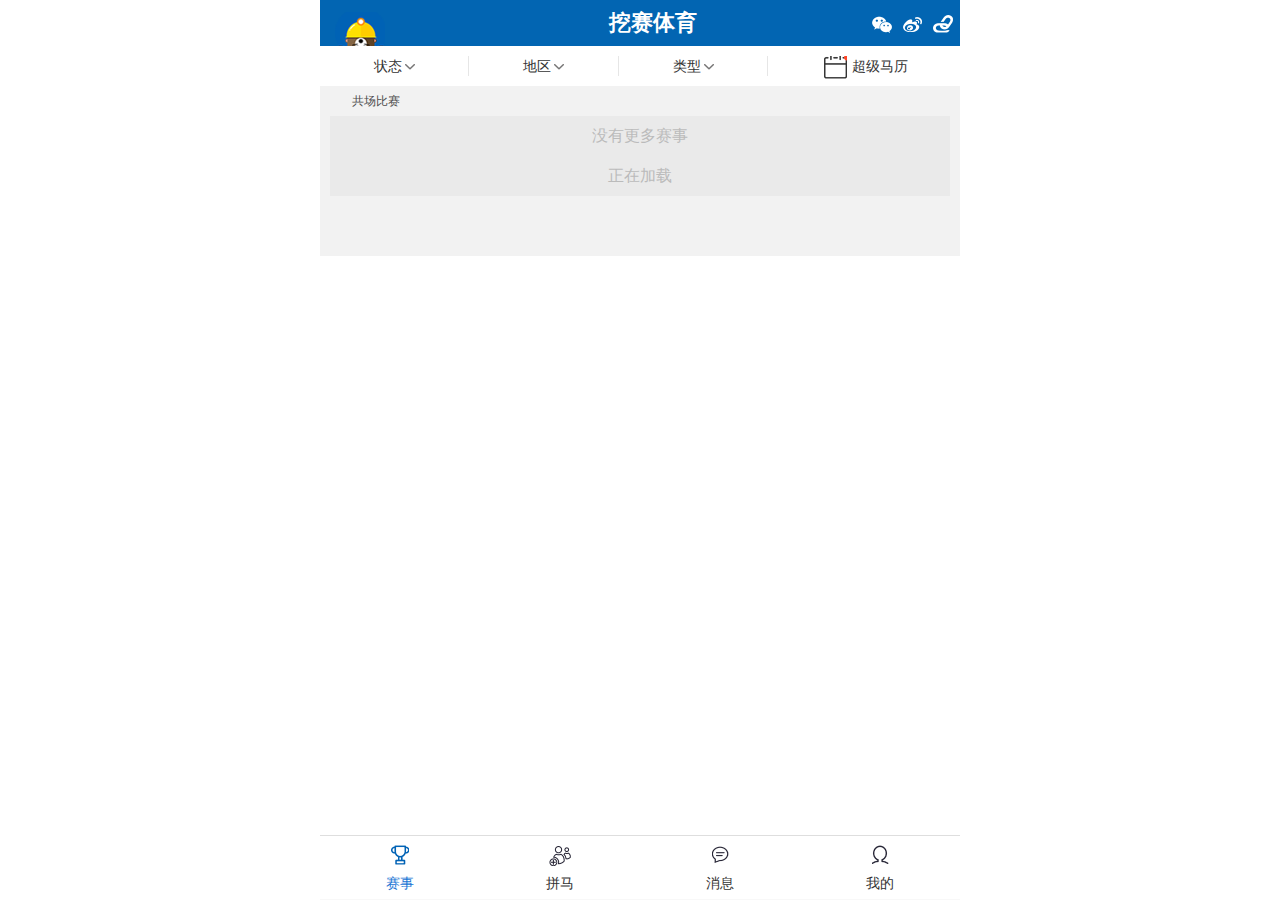
<file: index.html>
﻿<!DOCTYPE HTML>
<html>
<head>
    <meta http-equiv="Content-Type" content="text/html; charset=utf-8">
    <meta name="apple-mobile-web-app-capable" content="yes">
    <meta name="apple-mobile-web-app-status-bar-style" content="black">
    <meta name="format-detection" content="telephone=no">
    <meta name="viewport" content="width=device-width, initial-scale=1, minimum-scale=1, maximum-scale=1">
    <title>挖赛-首页</title>
    <!--[if lt IE 10]>
    <script type="text/javascript">
        alert("您的浏览器版本太低了，本站对IE10以下版本浏览器无法提供支持，为保证更好的浏览体验，请升级您的IE或下载其它浏览器。推荐Chrome, Firefox!");
        window.close();
    </script>
    <![endif]-->
    <link href="css/jquery.datepick.css" type="text/css" rel="stylesheet"/>
    <link href="css/wasai.css" type="text/css" rel="stylesheet"/>
    <style>
        .datepick {
            font-size: 50%;
        }
    </style>
</head>
<body>
<div class="ws-wraper">
    <header class="race-banner">
        <div class="logo">
            <span class="logo_ico"></span>
            挖赛体育
            <ul>
                <li class="logo_ico"></li>
                <li class="logo_ico"></li>
                <li class="logo_ico"></li>
            </ul>
        </div>
        <div class="race-banner-box">
        </div>
        <nav class="race-fiter">
            <ul class="race-fiter-list">
                <li data-render='status-list'>状态<i class="ws-ico ico-arrow"></i></li>
                <li data-render='zone-list'>地区<i class="ws-ico ico-arrow"></i></li>
                <li data-render='type-list'>类型<i class="ws-ico ico-arrow"></i></li>
                <li data-render='calendar-list'><i class="ws-ico ico-calendar"></i><span>超级马历</span></li>
            </ul>
            <!-- 排序 -->
            <!-- 状态 -->
            <div class="filter-detail-list status-list hide">
                <ul>
                    <li estate="-1">未启动</li>
                    <li estate="1">预报名</li>
                    <li estate="2">报名中</li>
                    <li estate="3">报名结束</li>
                    <li estate="4">以报满</li>
                    <li estate="5">比赛中</li>
                    <li estate="6">已结束</li>
                </ul>
            </div>
            <!-- 地区 -->
            <div class="filter-detail-list zone-list hide">
                <div class="zone-l">
                    <ul>
                        <li class="selected">北京</li>
                        <li>深圳</li>
                        <li>上海</li>
                        <li>重庆</li>
                        <li>天津</li>
                        <li>广东</li>
                        <li>河北</li>
                        <li>山西</li>
                        <li>内蒙古</li>
                        <li>辽宁</li>
                        <li>吉林</li>
                        <li>黑龙江</li>
                        <li>江苏</li>
                        <li>浙江</li>
                        <li>安徽</li>
                        <li>福建</li>
                        <li>江西</li>
                        <li>山东</li>
                        <li>河南</li>
                        <li>湖北</li>
                        <li>湖南</li>
                        <li>广西</li>
                        <li>海南</li>
                        <li>四川</li>
                        <li>贵州</li>
                        <li>云南</li>
                        <li>西藏</li>
                        <li>陕西</li>
                        <li>甘肃</li>
                        <li>青海</li>
                        <li>宁夏</li>
                        <li>新疆</li>
                        <li>香港</li>
                        <li>澳门</li>
                        <li>台湾</li>
                    </ul>
                </div>
                <div class="zone-r">
                    <ul class="selected">
                        <li>全部</li>
                        <li>东城区</li>
                        <li>西城区</li>
                        <li>崇文区</li>
                        <li>宣武区</li>
                        <li>朝阳区</li>
                        <li>海淀区</li>
                        <li>丰台区</li>
                        <li>石景山</li>
                    </ul>
                    <ul>
                        <li>全部</li>
                        <li>罗湖</li>
                        <li>福田</li>
                        <li>南山</li>
                        <li>盐田</li>
                        <li>宝安</li>
                        <li>龙岗</li>
                    </ul>
                    <ul>
                        <li>全部</li>
                        <li>宝山</li>
                        <li>金山</li>
                        <li>南宁</li>
                        <li>长宁</li>
                        <li>静安</li>
                        <li>青浦</li>
                        <li>崇明</li>
                        <li>卢湾</li>
                        <li>松江</li>
                        <li>奉贤</li>
                        <li>浦东</li>
                        <li>杨浦</li>
                        <li>虹口</li>
                        <li>普陀</li>
                        <li>闸北</li>
                        <li>黄埔</li>
                        <li>闵行</li>
                        <li>徐汇</li>
                        <li>嘉定</li>
                        <li>南汇</li>
                    </ul>
                    <ul>
                        <li>全部</li>
                        <li>渝中</li>
                        <li>江北</li>
                        <li>沙坪坝</li>
                        <li>南岸</li>
                        <li>九龙坡</li>
                        <li>大渡口</li>
                    </ul>
                    <ul>
                        <li>全部</li>
                        <li>和平</li>
                        <li>河北</li>
                        <li>河西</li>
                        <li>河东</li>
                        <li>南开</li>
                        <li>红桥</li>
                        <li>塘沽</li>
                        <li>汉沽</li>
                        <li>大港</li>
                        <li>东丽</li>
                        <li>西青</li>
                        <li>津南</li>
                        <li>北辰</li>
                        <li>武清</li>
                        <li>滨海</li>
                    </ul>
                    <ul>
                        <li>全部</li>
                        <li>广州</li>
                        <li>珠海</li>
                        <li>中山</li>
                        <li>佛山</li>
                        <li>东莞</li>
                        <li>清远</li>
                        <li>肇庆</li>
                        <li>阳江</li>
                        <li>湛江</li>
                        <li>韶关</li>
                        <li>惠州</li>
                        <li>河源</li>
                        <li>汕尾</li>
                        <li>汕头</li>
                        <li>梅州</li>
                    </ul>
                    <ul>
                        <li>全部</li>
                        <li>石家庄</li>
                        <li>唐山</li>
                        <li>秦皇岛</li>
                        <li>邯郸</li>
                        <li>邢台</li>
                        <li>张家口</li>
                        <li>承德</li>
                        <li>廊坊</li>
                        <li>沧州</li>
                        <li>保定</li>
                        <li>衡水</li>
                    </ul>
                    <ul>
                        <li>全部</li>
                        <li>太原</li>
                        <li>大同</li>
                        <li>阳泉</li>
                        <li>朔州</li>
                        <li>长治</li>
                        <li>临汾</li>
                        <li>晋城</li>
                    </ul>
                    <ul>
                        <li>全部</li>
                        <li>呼和浩特</li>
                        <li>包头</li>
                        <li>乌海</li>
                        <li>临河</li>
                        <li>东胜</li>
                        <li>集宁</li>
                        <li>锡林浩特</li>
                        <li>通辽</li>
                        <li>赤峰</li>
                        <li>海拉尔</li>
                        <li>乌兰浩特</li>
                    </ul>
                    <ul>
                        <li>全部</li>
                        <li>沈阳</li>
                        <li>大连</li>
                        <li>鞍山</li>
                        <li>锦州</li>
                        <li>丹东</li>
                        <li>盘锦</li>
                        <li>铁岭</li>
                        <li>抚顺</li>
                        <li>营口</li>
                        <li>辽阳</li>
                        <li>阜新</li>
                        <li>本溪</li>
                        <li>朝阳</li>
                        <li>葫芦岛</li>
                    </ul>
                    <ul>
                        <li>全部</li>
                        <li>长春</li>
                        <li>吉林</li>
                        <li>四平</li>
                        <li>辽源</li>
                        <li>通化</li>
                        <li>白山</li>
                        <li>松原</li>
                        <li>白城</li>
                        <li>延边</li>
                    </ul>
                    <ul>
                        <li>全部</li>
                        <li>哈尔滨</li>
                        <li>齐齐哈尔</li>
                        <li>牡丹江</li>
                        <li>佳木斯</li>
                        <li>大庆</li>
                        <li>伊春</li>
                        <li>黑河</li>
                        <li>鸡西</li>
                        <li>鹤岗</li>
                        <li>双鸭山</li>
                        <li>七台河</li>
                        <li>绥化</li>
                        <li>大兴安岭</li>
                    </ul>
                    <ul>
                        <li>全部</li>
                        <li>南京</li>
                        <li>苏州</li>
                        <li>无锡</li>
                        <li>常州</li>
                        <li>镇江</li>
                        <li>连云港</li>
                        <li>扬州</li>
                        <li>徐州</li>
                        <li>南通</li>
                        <li>盐城</li>
                        <li>淮阴</li>
                        <li>台州</li>
                        <li>宿迁</li>
                    </ul>
                    <ul>
                        <li>全部</li>
                        <li>杭州</li>
                        <li>湖州</li>
                        <li>丽水</li>
                        <li>温州</li>
                        <li>绍兴</li>
                        <li>舟山</li>
                        <li>嘉兴</li>
                        <li>金华</li>
                        <li>台州</li>
                        <li>衢州</li>
                        <li>宁波</li>
                    </ul>
                    <ul>
                        <li>全部</li>
                        <li>合肥</li>
                        <li>芜湖</li>
                        <li>蚌埠</li>
                        <li>滁州</li>
                        <li>安庆</li>
                        <li>六安</li>
                        <li>黄山</li>
                        <li>宣城</li>
                        <li>淮南</li>
                        <li>苏州</li>
                        <li>马鞍山</li>
                        <li>铜陵</li>
                        <li>淮北</li>
                        <li>阜阳</li>
                        <li>池州</li>
                        <li>巢湖</li>
                        <li>亳州</li>
                    </ul>
                    <ul>
                        <li>全部</li>
                        <li>福州</li>
                        <li>厦门</li>
                        <li>泉州</li>
                        <li>漳州</li>
                        <li>龙岩</li>
                        <li>南平</li>
                        <li>宁德</li>
                        <li>莆田</li>
                        <li>三明</li>
                    </ul>
                    <ul>
                        <li>全部</li>
                        <li>南昌</li>
                        <li>景德镇</li>
                        <li>九江</li>
                        <li>萍乡</li>
                        <li>新余</li>
                        <li>鹰潭</li>
                        <li>赣州</li>
                        <li>宜春</li>
                        <li>吉安</li>
                        <li>上饶</li>
                        <li>抚州</li>
                    </ul>
                    <ul>
                        <li>全部</li>
                        <li>济南</li>
                        <li>青岛</li>
                        <li>淄博</li>
                        <li>德州</li>
                        <li>烟台</li>
                        <li>潍坊</li>
                        <li>济宁</li>
                        <li>泰安</li>
                        <li>临沂</li>
                        <li>菏泽</li>
                        <li>威海</li>
                        <li>枣庄</li>
                        <li>日照</li>
                        <li>莱芜</li>
                        <li>聊城</li>
                        <li>滨州</li>
                        <li>东营</li>
                    </ul>
                    <ul>
                        <li>全部</li>
                        <li>郑州</li>
                        <li>开封</li>
                        <li>洛阳</li>
                        <li>平顶山</li>
                        <li>安阳</li>
                        <li>鹤壁</li>
                        <li>新乡</li>
                        <li>焦作</li>
                        <li>濮阳</li>
                        <li>许昌</li>
                        <li>漯河</li>
                        <li>三门峡</li>
                        <li>南阳</li>
                        <li>商丘</li>
                        <li>周口</li>
                        <li>驻马店</li>
                        <li>信阳</li>
                        <li>济源</li>
                    </ul>
                    <ul>
                        <li>全部</li>
                        <li>武汉</li>
                        <li>黄石</li>
                        <li>十堰</li>
                        <li>荆州</li>
                        <li>宜昌</li>
                        <li>襄樊</li>
                        <li>鄂州</li>
                        <li>荆门</li>
                        <li>孝感</li>
                        <li>黄冈</li>
                        <li>咸宁</li>
                        <li>恩施</li>
                        <li>随州</li>
                        <li>仙桃</li>
                        <li>天门</li>
                        <li>潜江</li>
                        <li>神农架</li>
                    </ul>
                    <ul>
                        <li>全部</li>
                        <li>长沙</li>
                        <li>株州</li>
                        <li>湘潭</li>
                        <li>衡阳</li>
                        <li>邵阳</li>
                        <li>岳阳</li>
                        <li>常德</li>
                        <li>郴州</li>
                        <li>益阳</li>
                        <li>永州</li>
                        <li>怀化</li>
                        <li>娄底</li>
                        <li>湘西</li>
                    </ul>
                    <ul>
                        <li>全部</li>
                        <li>南宁</li>
                        <li>柳州</li>
                        <li>桂林</li>
                        <li>梧州</li>
                        <li>北海</li>
                        <li>防城港</li>
                        <li>钦州</li>
                        <li>贵港</li>
                        <li>玉林</li>
                        <li>贺州</li>
                        <li>百色</li>
                        <li>河池</li>
                    </ul>
                    <ul>
                        <li>全部</li>
                        <li>海口</li>
                        <li>三亚</li>
                        <li>通什</li>
                        <li>琼海</li>
                        <li>琼山</li>
                        <li>文昌</li>
                        <li>万宁</li>
                        <li>东方</li>
                        <li>儋州</li>
                    </ul>
                    <ul>
                        <li>全部</li>
                        <li>成都</li>
                        <li>自贡</li>
                        <li>攀枝花</li>
                        <li>泸州</li>
                        <li>德阳</li>
                        <li>绵阳</li>
                        <li>广元</li>
                        <li>遂宁</li>
                        <li>内江</li>
                        <li>乐山</li>
                        <li>南充</li>
                        <li>宜宾</li>
                        <li>广安</li>
                        <li>达川</li>
                        <li>巴中</li>
                        <li>雅安</li>
                        <li>眉山</li>
                        <li>阿坝</li>
                        <li>甘孜</li>
                        <li>凉山</li>
                    </ul>
                    <ul>
                        <li>全部</li>
                        <li>贵阳</li>
                        <li>六盘水</li>
                        <li>遵义</li>
                        <li>铜仁</li>
                        <li>毕节</li>
                        <li>安顺</li>
                        <li>黔西南</li>
                        <li>黔东南</li>
                        <li>黔南</li>
                    </ul>
                    <ul>
                        <li>全部</li>
                        <li>昆明</li>
                        <li>东川</li>
                        <li>曲靖</li>
                        <li>玉溪</li>
                        <li>昭通</li>
                        <li>思茅</li>
                        <li>临沧</li>
                        <li>保山</li>
                        <li>丽江</li>
                        <li>文山</li>
                        <li>红河</li>
                        <li>西双版纳</li>
                        <li>楚雄</li>
                        <li>大理</li>
                        <li>德宏</li>
                        <li>怒江</li>
                        <li>迪庆</li>
                    </ul>
                    <ul>
                        <li>全部</li>
                        <li>拉萨</li>
                        <li>那曲</li>
                        <li>昌都</li>
                        <li>山南</li>
                        <li>日喀则</li>
                        <li>阿里</li>
                        <li>林芝</li>
                    </ul>
                    <ul>
                        <li>全部</li>
                        <li>西安</li>
                        <li>铜川</li>
                        <li>宝鸡</li>
                        <li>咸阳</li>
                        <li>渭南</li>
                        <li>延安</li>
                        <li>汉中</li>
                        <li>榆林</li>
                        <li>商洛</li>
                        <li>安康</li>
                    </ul>
                    <ul>
                        <li>全部</li>
                        <li>兰州</li>
                        <li>金昌</li>
                        <li>白银</li>
                        <li>天水</li>
                        <li>嘉峪关</li>
                        <li>定西</li>
                        <li>平凉</li>
                        <li>庆阳</li>
                        <li>陇南</li>
                        <li>武威</li>
                        <li>张掖</li>
                        <li>酒泉</li>
                        <li>甘南</li>
                        <li>临夏</li>
                    </ul>
                    <ul>
                        <li>全部</li>
                        <li>西宁</li>
                        <li>海东</li>
                        <li>海北</li>
                        <li>黄南</li>
                        <li>海南</li>
                        <li>果洛</li>
                        <li>玉树</li>
                        <li>海西</li>
                    </ul>
                    <ul>
                        <li>全部</li>
                        <li>银川</li>
                        <li>石嘴山</li>
                        <li>银南</li>
                        <li>固原</li>
                    </ul>
                    <ul>
                        <li>全部</li>
                        <li>乌鲁木齐</li>
                        <li>克拉玛依</li>
                        <li>石河子</li>
                        <li>吐鲁番</li><li>哈密</li>
                        <li>和田</li>
                        <li>阿克苏</li>
                        <li>喀什</li>
                        <li>克孜勒苏</li>
                        <li>巴音郭楞</li>
                        <li>昌吉</li>
                        <li>博尔塔拉</li>
                        <li>伊犁</li>
                    </ul>
                </div>

            </div>
            <!-- 类型 -->
            <div class="filter-detail-list type-list hide">
            </div>
            <!-- 日历 -->
            <div class="filter-detail-list calendar-list hide">
                <div class="" id="calendar"></div>
                <div class="calendar-footer">
                    <a class="btn btn-ok" href="javascript:">确定</a>
                    <a class="clearDate" href="javascript:">清除</a>
                </div>
            </div>
        </nav>
    </header>
    <div class="race-statistics">共<span class="num"></span>场比赛<span class="btn-clear fr" style="display: none"><span class="ws-ico ico-location1"></span>清除条件项</span></div>
    <section class="race-section">
        <ul></ul>
        <div class="no-match">没有更多赛事</div>
        <div class="loading">正在加载</div>
    </section>
    <div class="bg"></div>
</div>
<style type="text/css">
    #navWraper {
        width: 100%;
        max-width: 640px;
        overflow: hidden;
    }
    #nav {
        width: 100%;
        max-width: 640px;
        border-top: 1px solid #DEDEDE;
        border-bottom: 1px solid #F8F8F8;
        position: fixed;
        bottom: 0;
        z-index: 99;
        display: -webkit-box;
        display: -moz-box;
        display: -ms-flexbox;
        display: flex;
        -webkit-box-pack: justify;
        -moz-box-pack: justify;
        -ms-flex-pack: justify;
        -webkit-box-align: center;
        -ms-flex-align: center;
        justify-content: space-between;
        align-content: center;
        background-color: #FFF;
    }
    #nav a {
        margin: 4px 0;
        font-size: 20px;
        color: #999;
        -webkit-box-flex: 1;
        -moz-box-flex: 1;
        -webkit-flex: 1;
        -ms-flex: 1;
        flex: 1;
        text-align: center;
        box-sizing: border-box;
        display: block;
    }
    #nav span {
        font-size: 30px;
        background-color: #FFF;
        display: block;
        margin-bottom: 2px;
    }
    #nav p {
        font-size: 14px;
        line-height: 1;
        padding-top: 3px;
        color: #333;
        margin: -3px 0 5px;
    }
    @media screen and (max-width: 640px){
        #nav span {
            font-size: 22px;
            height: 22px;
            background-color: #FFF;
            margin-bottom: 4px;
        }
        #nav p {
            display: block;
            font-size: 10px;
            color: #666;
            line-height: 0.7;
        }
    }
    .icon-bottom i{
        width: 22px;
        height: 22px;
        background: url('images/tubiao2.png') no-repeat;
        background-size: 50px 96.5px;
        display: inline-block;
    }
    .icon-bottom .icon-race{
        background-position: 2px 0;

    }
    .icon-bottom .icon-rent{
        background-position: -28px -27px;
    }
    .icon-bottom .icon-news{
        background-position: -29px -53px;
    }
    .icon-bottom .icon-me{
        background-position: -28px -78px;
    }
    #racePage p {
        color: #1875d4;
    }
</style>
<div id="navWraper">
    <div id="nav">
        <a id="racePage" href="">
            <span class="icon-bottom"><i class="icon-race"></i></span>
            <p>赛事</p>
        </a>
        <a id="rentPage" href="Flatshare">
            <span class="icon-bottom"><i class="icon-rent"></i></span>
            <p>拼马</p>
        </a>
        <a id="newsPage" href="news">
            <span class="icon-bottom"><i class="icon-news"></i></span>
            <p>消息</p>
        </a>
        <a id="runnerPage" href="my">
            <span class="icon-bottom"><i class="icon-me"></i></span>
            <p>我的</p>
        </a>
    </div>
</div>
<script src="js/TouchSlide.1.1.js"></script>
<script src="js/jquery.min.js"></script>
<script src="js/jquery.plugin.min.js"></script>
<script src="js/jquery.datepick.js"></script>
<script src="js/index.js"></script>
</body>
</html>
</file>
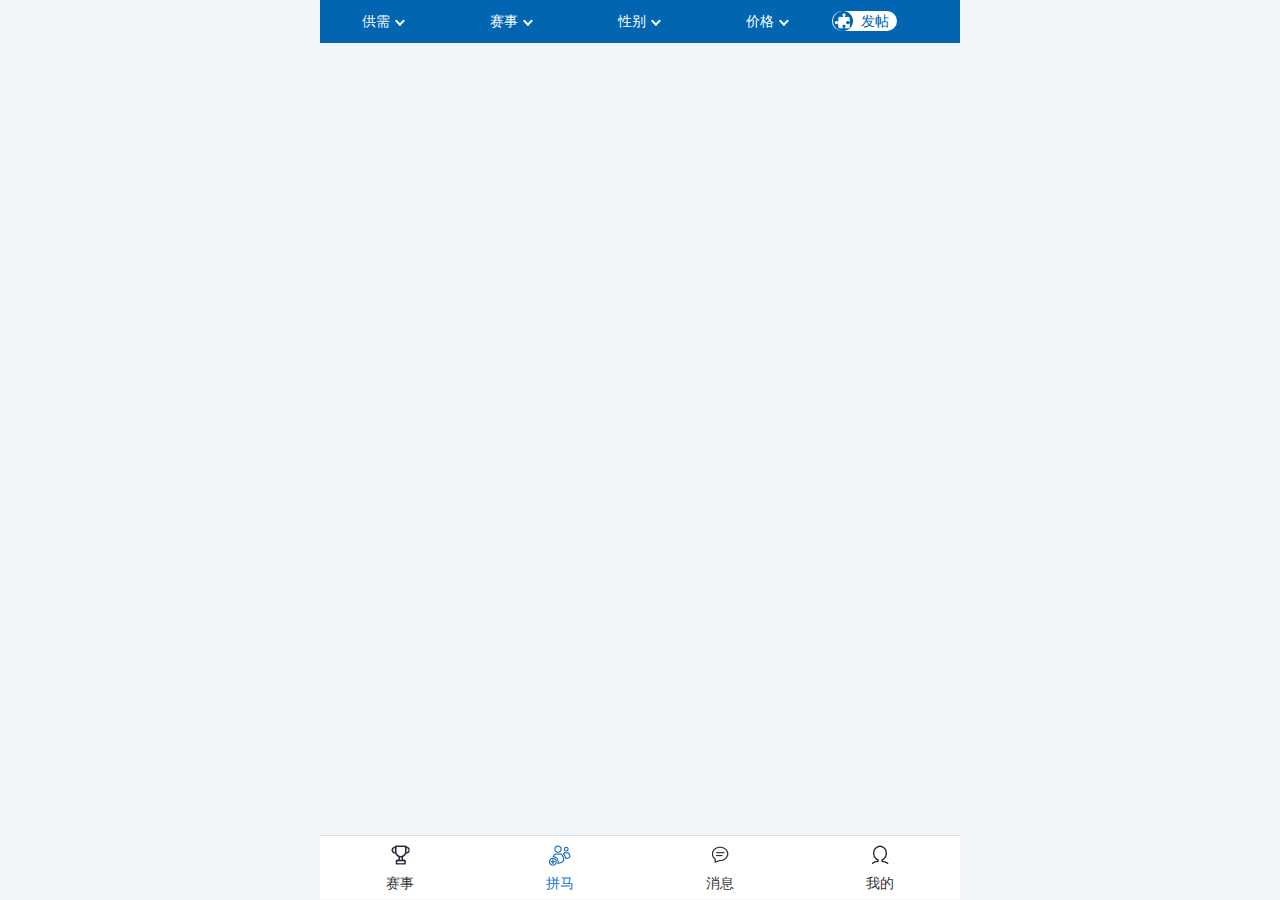
<file: Flatshare/index.html>
<!DOCTYPE html>
<html>
<head lang="en">
    <meta charset="UTF-8">
    <meta http-equiv="Content-Type" content="text/html; charset=utf-8">
    <meta name="apple-mobile-web-app-capable" content="yes">
    <meta name="apple-mobile-web-app-status-bar-style" content="black">
    <meta name="format-detection" content="telephone=no">
    <meta name="viewport" content="width=device-width, initial-scale=1, minimum-scale=1, maximum-scale=1">
    <title>拼马列表</title>
</head>
<link rel="stylesheet" href="../css/reset.css"/>
<style>
    html {
        width: 100%;
        height: 100%;
        background:rgba(241, 245, 248, 1);
        overflow: hidden;
    }
    body {
        font-family:  "PingFang SC Light","Heiti SC","San Francisco","Helvetica";
        color: #333;
        min-width: 320px;
        max-width: 640px;
        overflow-x: hidden;
        margin: 0 auto;
        -webkit-overflow-scrolling: touch;
    }
    .navTop{
        position: relative;
        z-index: 100;
    }
    .navTop>ul{
        display: table;
        width: 100%;
        overflow: hidden;
        font-size: 14px;
        height: 100%;
        color: white;
        background:#0265B2;
    }

    .navTop>ul li {
        display: table-cell;
        height: 100%;
        line-height: 43px;
        width: 80px;
        text-align: center;
        position: relative;
    }
    hr{
        border-top:1px solid #d9d9d9;
        border-left: 0;
        border-bottom: 0;
        border-right: 0;
    }
    .navTop ul li .xb {
        position: relative;
        display: inline-block;
        margin-left: 10px;
        width: 5px;
        height: 5px;
        transform: rotate(225deg);
        border-left: 2px solid white;
        border-top: 2px solid white;
    }

    .navTop ul li:last-child div{
        position: relative;
        background: #ffffff;
        color: #0064b2;
        width: 65px;
        height: 20px;
        line-height: 20px;
        border-radius: 10px;
    }

    .ft {
        display: inline-block;
        margin-left: 1px;
        width: 20px;
        height: 20px;
        float: left;
        background: url('images_pingma/post.png') no-repeat;
        background-size: 20px 20px;
        vertical-align: middle;
    }

    .animated {
        -webkit-animation-duration: 0.3s;
        animation-duration: 0.3s;
        -webkit-animation-fill-mode: both;
        animation-fill-mode: both;
    }
    .fadeInDown {
        -webkit-animation-name: fadeInDown;
        animation-name: fadeInDown;
    }
    .race-fiter-list li .xb {
        position: relative;
        transform-origin: 20% 50%;
        -webkit-transition: all 0.3s ease;
        transition: all 0.3s ease;
    }
    .race-fiter-list li.selected .xb {
        -webkit-transform: rotate(45deg) translateY(1px);
        transform: rotate(45deg) translateY(1px);
    }
    .filter-detail-list {
        position: absolute;
        width: 100%;
        height: 100%;
        z-index: 99;
    }
    .filter-detail-list li {
        line-height: 40px;
        height: 40px;
        border-bottom: 1px solid #e0e0e0;
        background-color: #fff;
        font-size: 14px;
        text-indent: 4%;
    }
    .supply-demand ul li.selected{
        background: #e6e6e6;
    }
    .match ul li.selected{
        background: #e6e6e6;
    }
    .sex ul li.selected{
        background:#e6e6e6;
    }
    .priceRank ul li.selected{
        background:#e6e6e6;
    }
    .hide{
        display: none;
    }


    main {
        padding: 5px 5px 60px;
    }
    .sect{
        background-color: white;
    }
    main > div {
        position: relative;
        padding: 10px;
    }
    main div ul {
        display: flex;
        flex-flow: row nowrap;
        justify-content: space-between;
        overflow: hidden;
    }
    main div ul li {
        float: left;
        line-height: 20px;
        padding: 0 5px;
        background: #f0f0f0;
        border-radius: 5px;
        font-size: 12px;
        color: #686868;
    }
    main div p {
        font-family: PingFangSC-Regular;
        font-size: 14px;
        color: #2e2e2e;
        text-align: justify;
        margin-top: 10px;
    }
    main div p span {
        color: #10aeff;
    }
    ol{
        overflow: hidden;
        margin-top:10px;
    }
    ol li{
        float: left;
        height: 75px;
        margin-right: 5px;
    }
    ol li img{
        width: 75px;
        height: 75px;
    }
    .footer {
        margin-top:10px;
        padding-bottom: 10px;
        font-size: 12px;
        display: flex;
        flex-flow: row nowrap;
        justify-content: space-between;
    }
    .footer .time {
        color: #939393;
        text-align: left;
    }
    .num{
        color: #0265B2;
    }
    .num img{
        position: relative;
        top: -2px;
        width: 12px;
        height: 11px;
        vertical-align: bottom;
    }
    .loadingmore {
        margin: 15px auto;
        height: 20px;
        width: 60%;
        text-align: center;
        border: 1px solid lightgray;
        border-radius: 5px;
        background-color: gainsboro;
    }
    #nav {
        width: 100%;
        max-width: 640px;
        border-top: 1px solid #DEDEDE;
        border-bottom: 1px solid #F8F8F8;
        position: fixed;
        bottom: 0;
        z-index: 99;
        display: -webkit-box;
        display: -moz-box;
        display: -ms-flexbox;
        display: flex;
        -webkit-box-pack: justify;
        -moz-box-pack: justify;
        -ms-flex-pack: justify;
        -webkit-box-align: center;
        -ms-flex-align: center;
        justify-content: space-between;
        align-content: center;
        background-color: #FFF;
    }
    #nav a {
        margin: 4px 0;
        font-size: 20px;
        color: #999;
        -webkit-box-flex: 1;
        -moz-box-flex: 1;
        -webkit-flex: 1;
        -ms-flex: 1;
        flex: 1;
        text-align: center;
        box-sizing: border-box;
        display: block;
    }
    #nav span {
        font-size: 30px;
        background-color: #FFF;
        display: block;
        margin-bottom: 2px;
    }
    #nav p {
        font-size: 14px;
        line-height: 1;
        padding-top: 3px;
        color: #333;
        margin: -3px 0 5px;
    }
    @media screen and (max-width: 640px){
        #nav span {
            font-size: 22px;
            height: 22px;
            background-color: #FFF;
            margin-bottom: 4px;
        }
        #nav p {
            display: block;
            font-size: 10px;
            color: #666;
            line-height: 0.7;
        }
    }

    .icon-bottom i{
        width: 22px;
        height: 22px;
        background: url('images_pingma/tubiao2.png') no-repeat;
        background-size: 50px 96.5px;
        display: inline-block;
    }
    .icon-bottom .icon-race{
        background-position: -29px 0;

    }
    .icon-bottom .icon-rent{
        background-position: 0 -27px;
    }
    .icon-bottom .icon-news{
        background-position: -29px -53px;
    }
    .icon-bottom .icon-me{
        background-position: -28px -78px;
    }
    #nav .rentPage p {
        color: #1875d4;
    }
    @-webkit-keyframes fadeInDown {
        from {
            opacity: 0;
            -webkit-transform: translate3d(0, -100%, 0);
            transform: translate3d(0, -100%, 0);
        }
        to {
            opacity: 1;
            -webkit-transform: none;
            transform: none;
        }
    }

    @keyframes fadeInDown {
        from {
            opacity: 0;
            -webkit-transform: translate3d(0, -100%, 0);
            transform: translate3d(0, -100%, 0);
        }
        to {
            opacity: 1;
            -webkit-transform: none;
            transform: none;
        }
    }
    .shelter {
        position: fixed;
        top: 0;
        left: 0;
        width: 100%;
        height: 100%;
        background-color: black;
        z-index: 6;
        -moz-opacity: 0.5;
        opacity: .50;
        filter: alpha(opacity=50);
    }

</style>
<body>
<nav class="navTop">
    <ul class="race-fiter-list">
        <li data-render="supply-demand">供需<i class="xb"></i></li>
        <li data-render="match" class="">赛事<i class="xb"></i></li>
        <li data-render="sex" class="">性别<i class="xb"></i></li>
        <li data-render="priceRank">价格<i class="xb"></i></li>
        <li><a href="LaunchFlatshare.html"><div><i class="ft"></i><span>发帖</span></div></a></li>
    </ul>
    <div class="filter-detail-list supply-demand hide">
        <ul>
            <li>招同屋</li>
            <li>求拼房</li>
        </ul>
    </div>
    <div class="filter-detail-list match hide">
        <ul>
            <li>黄山马拉松</li>
            <li>北海道马拉松</li>
            <li>牡丹江马拉松</li>
        </ul>
    </div>
    <div class="filter-detail-list sex hide">
        <ul>
            <li>男</li>
            <li>女</li>
            <li>男&女</li>
        </ul>
    </div>
    <div class="filter-detail-list priceRank hide">
        <ul>
            <li>从低到高</li>
            <li>从高到低</li>
        </ul>
    </div>
</nav>
<main class="content">
</main>
<div class="bg"></div>
<div id="nav">
        <a class="racePage" href="../index.html">
            <span class="icon-bottom"><i class="icon-race"></i></span>
            <p>赛事</p>
        </a>
        <a class="rentPage" href="">
            <span class="icon-bottom"><i class="icon-rent"></i></span>
            <p>拼马</p>
        </a>
        <a class="newsPage" href="../news">
            <span class="icon-bottom"><i class="icon-news"></i></span>
            <p>消息</p>
        </a>
        <a class="runnerPage" href="../my">
            <span class="icon-bottom"><i class="icon-me"></i></span>
            <p>我的</p>
        </a>
    </div>
</body>
<script src="../js/jquery.min.js"></script>
<script src="../js/pmsg.js"></script>
<script>
    var BindDate={
        flatListBind:function(num,data){
            if (num == 1&&data.err != 0) return;
                var List=data.val;
            var str="";
            var sex;
            for(var i=0;i<List.length;i++){
                switch (List[i].tags.sex){
                    case "0":sex="\u4e0d\u9650";
                        break;
                    case "1":sex="\u7537";
                        break;
                    case  "2":sex="\u5973";
                }
                str+='<div class="sect">' +
                        '<a href="FlatshareDetail.html?userID='+List[i].user_id+'&name='+List[i].nickname+'&createTime='+List[i].create_time+'">' +
                        '<ul>' +
                            '<li>'+List[i].tags.type.name+'</li>' +
                            '<li>'+List[i].tags.race.name+'</li>' +
                            '<li>'+sex+'</li>' +
                            '<li>'+List[i].tags.hotel+'</li>' +
                            '<li>'+parseInt(List[i].price)+'/天</li>' +
                        '</ul>' +
                        '<p><span>'+List[i].nickname+'</span>:'+List[i].remark+'</p>' +
                        '<ol>' +
                            '<li><img src="images_pingma/portrait3.png" alt=""/></li>' +
                            '<li><img src="images_pingma/portrait2.png" alt=""/></li>' +
                            '<li><img src="images_pingma/portrait1.png" alt=""/></li>' +
                        '</ol>' +
                        '<div class="footer">' +
                            '<span class="time">'+List[i].create_time+'</span>' +
                            '<span class="num"><img src="images_pingma/talk.png" alt=""/>'+List[i].comment_sum+'</span>' +
                        '</div></a></div><hr/>';
            }
                        str+='<div class="loadingmore">加载中</div>';

            $('.content').append(str);

        }

    };

    $(function(){
        var Url="http://138.128.203.57/wasai/api.php";
        var flatshare=new pmsg("mtogether","list",localStorage.getItem("user_name"), localStorage.getItem("ck"));
        //遮罩层
        $('.bg').bind('click',function(){
            $('.race-fiter-list li').removeClass('selected').siblings().removeClass('change');
            $(this).removeClass('shelter');
            $('.filter-detail-list').addClass('hide');
        });
        //导航栏动态设置
        $('.race-fiter-list li:not(:last)').on('click', function (event) {
            var idx = $(this).index();
            if (!$(this).hasClass('selected')) {
                $(this).addClass('selected').siblings().removeClass('selected');
                $('.filter-detail-list').addClass('hide');
                $('.bg').addClass('shelter');
                var curList = $(this).attr('data-render');
                $('.' + curList).removeClass('hide').addClass('fadeInDown animated');
            } else {
                $(this).removeClass('selected').siblings();
                $('.bg').removeClass('shelter');
                $('.filter-detail-list').addClass('hide');
            }
        });
        //第一次加载或刷新页面数据初始化
     Send(Url,flatshare,BindDate.flatListBind)

    })
</script>
</html>
</file>
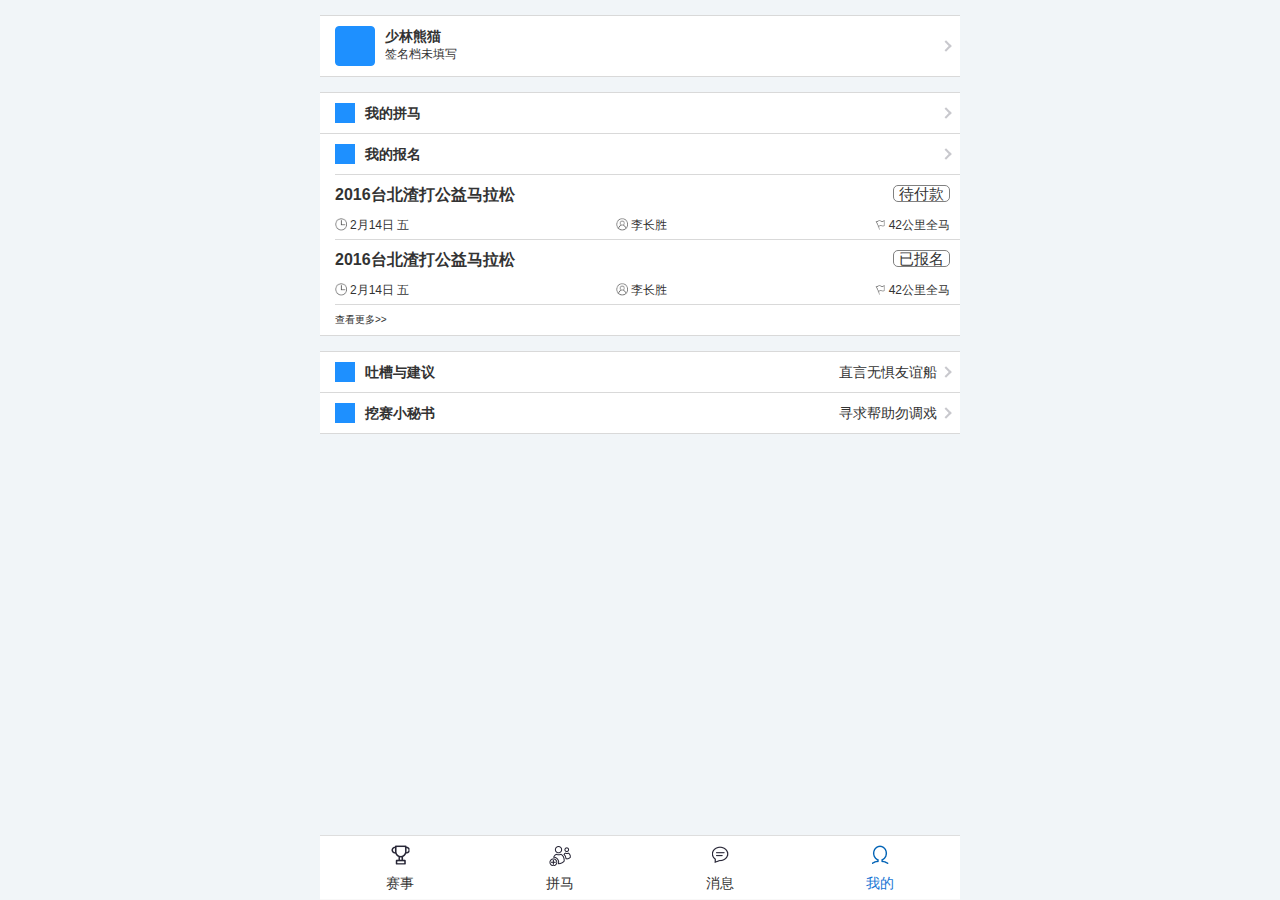
<file: my/index.html>
<!DOCTYPE html>
<html>
<head lang="en">
    <meta charset="UTF-8">
    <meta http-equiv="Content-Type" content="text/html; charset=utf-8">
    <meta name="apple-mobile-web-app-capable" content="yes">
    <meta name="apple-mobile-web-app-status-bar-style" content="black">
    <meta name="format-detection" content="telephone=no">
    <meta name="viewport" content="width=device-width, initial-scale=1, minimum-scale=1, maximum-scale=1">
    <title>我的+</title>
    <link rel="stylesheet" href="../css/reset.css"/>
    <style>
        html {
            background-color: rgba(241, 245, 248, 1);
        }

        body {
            font-family:  "PingFang SC Light","Heiti SC","San Francisco","Helvetica";
            color: #333;
            overflow-x: hidden;
            min-width: 320px;
            max-width: 640px;
            margin: 0 auto;
        }

        hr{
            border-top:1px solid #d9d9d9;
            border-left: 0;
            border-bottom: 0;
            border-right: 0;
        }
        .oneself {
            margin-top: 15px;
            background-color: white;
        }

        .oneself:before,.MyRelated:before,.adviceAndHelp:before {
            content: "";
            display: block;
            /*margin-left: -5%;*/
            height: 1px;
            top: 0;
            background: #d9d9d9;
        }

        .oneself:after,.MyRelated:after,.adviceAndHelp:after {
            content: "";
            display: block;
            height: 1px;
            bottom: 0;
            background: #d9d9d9;
        }

        .someone {
            position: relative;
            height: 40px;
            padding: 10px 15px;
        }

        .portrait {
            position: absolute;
            width: 38px;
            height: 38px;
            border: 1px solid dodgerblue;
            border-radius: 10% 10%;
            background: dodgerblue;
        }

        .detail {
            margin-left: 50px;
            height: 40px;
            font-size: 15px;

        }
        .name{
            line-height: 20px;
            font-size: 14px;
            font-weight: bold;
        }
        .autograph{
            font-size: 12px;
        }

        .someone:after,.AdditionalInfo:after {
            display: inline-block;
            position: absolute;
            top: 50%;
            right: 10px;
            margin-top: -4px;
            content: "";
            transform: rotate(45deg);
            height: 6px;
            width: 6px;
            border-width: 2px 2px 0 0;
            border-color: #c8c8cd;
            border-style: solid;
        }

        .MyRelated,.adviceAndHelp {
            position: relative;
            font-size: 15px;
            margin: 15px 0;
            background-color: white;
        }

        .MyRelated > div,.adviceAndHelp>div {
            padding-left: 15px
        }

        .my-portrait {
            float: left;
            width: 20px;
            height: 20px;
            background-color: dodgerblue;
        }

        .headerInfo {
            display: inline-block;
            margin-left: 10px;
            height: 20px;
            font-weight: bold;
            line-height: 20px;
        }
        .AdditionalInfo{
            position: relative;
            position: relative;
            float: right;
            padding-right: 23px;
        }
        .drop_down{
            display: inline-block;
            float: right;
            margin-top: 6px;
            margin-right: 10px;
            content: "";
            transform: rotate(45deg);
            height: 6px;
            width: 6px;
            border-width: 2px 2px 0 0;
            border-color: #c8c8cd;
            border-style: solid;
        }
        .baoming{
            line-height: 40px;
        }
        .topBar{
            padding: 10px 0;
            line-height: 20px;
            font-size: 14px;

        }
        .top_box h2{
            display: inline;
            line-height: 40px;
            font-size: 16px;
            font-weight: bold;
        }
        .top_box span{
            margin-top: 10px;
            margin-right: 10px;
            float: right;
            height: 15px;
            padding:0 5px;
            line-height: 15px;
            border: 1px solid gray;
            border-radius: 5px;

        }
        .bottom_box{
            height: 14px;
            line-height: 14px;
            font-size: 12px;
            padding-bottom:10px ;
            display: flex;
            flex-flow: row nowrap;
            justify-content: space-between;
        }
        .bottom_box li span{
            position: relative;
            display: inline-block;
            line-height: 14px;
        }
        .my-icons{
            position: relative;
            top: 3px;
            width: 15px;
            height: 14px;
            background: url('img/my-icon.png') no-repeat;
            background-size: 12px 45px;
            display: inline-block;

        }
        .icon2{
            background-position: 0 -14px;
        }
        .icon3{
            background-position: 0 -29px;
        }

        .searchMore{
            line-height: 30px;
            font-size: 10px;
        }
        .location{
            margin-right:10px ;
        }

        nav {
            width: 100%;
            max-width: 640px;
            border-top: 1px solid #DEDEDE;
            border-bottom: 1px solid #F8F8F8;
            position: absolute;
            bottom: 0;
            z-index: 999;
            display: -webkit-box;
            display: -moz-box;
            display: -ms-flexbox;
            display: flex;
            -webkit-box-pack: justify;
            -moz-box-pack: justify;
            -ms-flex-pack: justify;
            -webkit-box-align: center;
            -ms-flex-align: center;
            justify-content: space-between;
            align-content: center;
            background-color: #FFF;
        }
        nav a {
            margin: 4px 0;
            font-size: 20px;
            color: #999;
            -webkit-box-flex: 1;
            -moz-box-flex: 1;
            -webkit-flex: 1;
            -ms-flex: 1;
            flex: 1;
            text-align: center;
            box-sizing: border-box;
            display: block;
        }
        nav span {
            font-size: 30px;
            background-color: #FFF;
            display: block;
            margin-bottom: 2px;
        }
        nav p {
            font-size: 14px;
            line-height: 1;
            padding-top: 3px;
            color: #333;
            margin: -3px 0 5px;
        }
        @media screen and (max-width: 640px){
            nav span {
                font-size: 22px;
                height: 22px;
                background-color: #FFF;
                margin-bottom: 4px;
            }
            nav p {
                display: block;
                font-size: 10px;
                color: #666;
                line-height: 0.7;
            }
        }

        .headerInfo{
            margin-left: 10px;
        }

        .icon-bottom i{
            width: 22px;
            height: 22px;
            background: url('img/tubiao2.png') no-repeat;
            background-size: 50px 96.5px;
            display: inline-block;
        }
        .icon-bottom .icon-race{
            background-position: -29px 0;

        }
        .icon-bottom .icon-rent{
            background-position: -28px -27px;
        }
        .icon-bottom .icon-news{
            background-position: -29px -53px;
        }
        .icon-bottom .icon-me{
            background-position: 3px -78px;
        }
        nav .runnerPage p {
            color: #1875d4;
        }

    </style>
</head>
<body>
<main>
    <div class="oneself">
        <div class="someone">
            <div class="portrait"></div>
            <div class="detail">
                <h2 class="name">少林熊猫</h2>
                <div class=" autograph">签名档未填写</div>
            </div>
        </div>
    </div>
    <div class="MyRelated">
        <div class="Flatshare_box">
            <div class="topBar">
                <div class="my-portrait"></div>
                <span class="headerInfo">我的拼马</span><span class="drop_down"></span>
            </div>
            <div></div>
        </div>
        <hr>
        <div class="signUp_box">
            <div class="topBar">
                <div class="my-portrait"></div>
                <span class="headerInfo">我的报名</span><span class="drop_down"></span>
            </div>
            <hr/>
            <div class="MysignUp">
                <div class="baoming">
                    <div class="top_box"><h2>2016台北渣打公益马拉松</h2><span>待付款</span></div>
                    <ul class="bottom_box"><li><i class="my-icons icon1"></i><span>2月14日 五</span></li><li><i class="my-icons icon2"></i><span>李长胜</span></li><li class="location"><i class="my-icons icon3"></i><span>42公里全马</span></li></ul>
                </div>
                <hr/>
                <div class="baoming">
                    <div class="top_box"><h2>2016台北渣打公益马拉松</h2><span>已报名</span></div>
                    <ul class="bottom_box"><li><i class="my-icons icon1"></i><span>2月14日 五</span></li><li><i class="my-icons icon2"></i><span>李长胜</span></li><li class="location"><i class="my-icons icon3"></i><span>42公里全马</span></li></ul>
                </div>
            </div>
            <hr/>
            <div class="searchMore">查看更多>></div>
        </div>
    </div>
    <div class="adviceAndHelp">
        <div class="Flatshare_box">
            <div class="topBar">
                <div class="my-portrait"></div>
                <span class="headerInfo">吐槽与建议</span><span class="AdditionalInfo">直言无惧友谊船</span></span>
            </div>
            <div></div>
        </div>
        <hr>
        <div class="signUp_box">
            <div class="topBar">
                <div class="my-portrait icon2"></div>
                <span class="headerInfo">挖赛小秘书</span><span class="AdditionalInfo">寻求帮助勿调戏</span></span>
            </div>
        </div>
    </div>
    </div>
</main>
    <nav>
        <a class="racePage" href="../index.html">
            <span class="icon-bottom"><i class="icon-race"></i></span>
            <p>赛事</p>
        </a>
        <a class="rentPage" href="../Flatshare">
            <span class="icon-bottom"><i class="icon-rent"></i></span>
            <p>拼马</p>
        </a>
        <a class="newsPage" href="../news">
            <span class="icon-bottom"><i class="icon-news"></i></span>
            <p>消息</p>
        </a>
        <a class="runnerPage" href="">
            <span class="icon-bottom"><i class="icon-me"></i></span>
            <p>我的</p>
        </a>
    </nav>
</body>
<script src="../js/jquery.min.js"></script>
<script src="../js/pmsg.js"></script>
<script>
    $(function(){
        var BindData={
            GenerateUserInfo:function(num,data){
                var _this=this;
                if (num == 1) return;
                var str="";
                str+='<div class="someone">' +
                        '<div class="portrait"></div>' +
                        '<div class="detail">' +
                        '<h2 class="name">'+data.val.nickname+'</h2>' +
                        '<div class=" autograph">'+data.val.sign+'</div></div></div>';


            }

        };
        var Url = "http://138.128.203.57/wasai/api.php";
        var userInfo= new pmsg("mhome", "userInfo", localStorage.getItem("user_name"), localStorage.getItem("ck"));
        //初始化用户信息
        Send(Url,userInfo)



    })

</script>
</html>
</file>
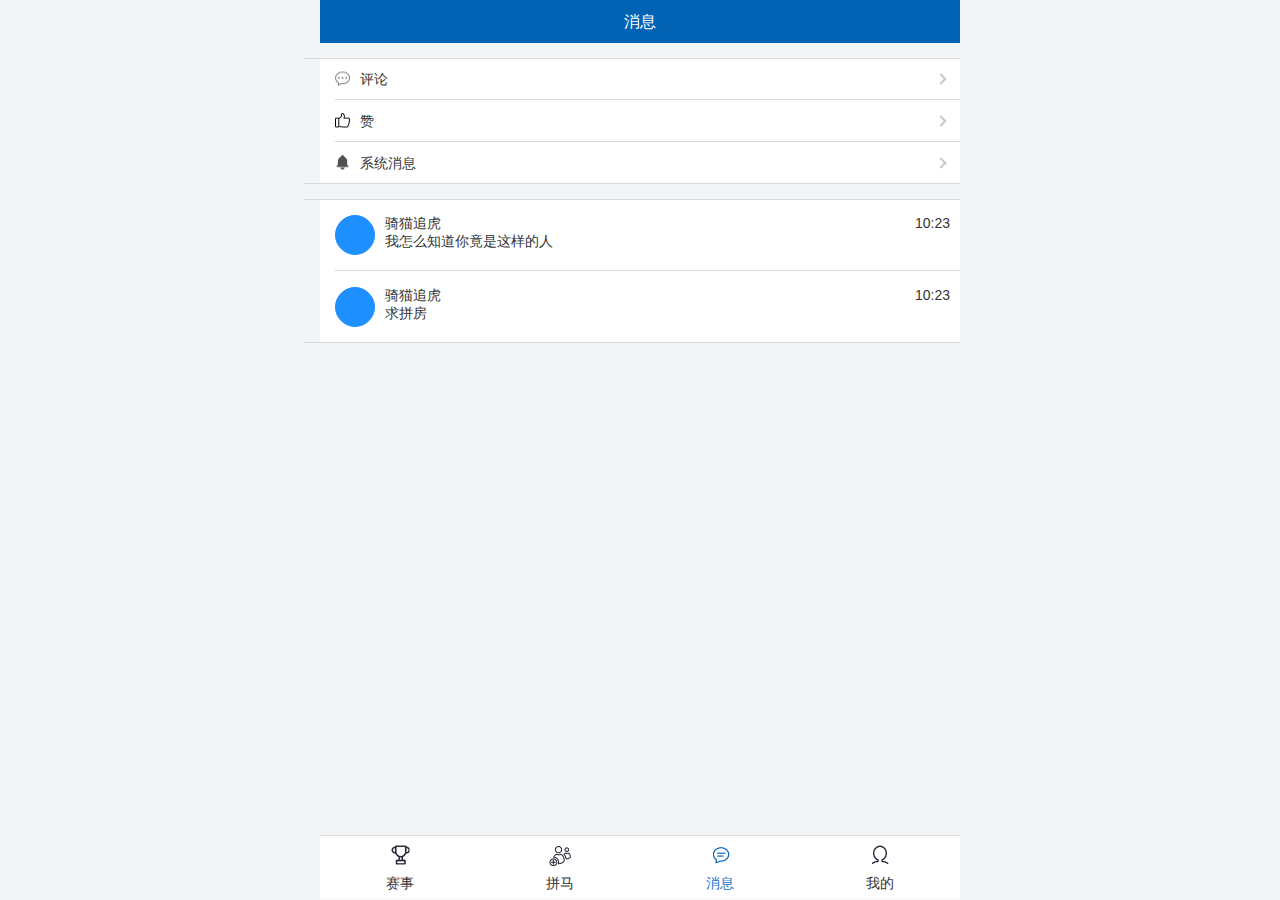
<file: news/index.html>
<!DOCTYPE html>
<html>
<head lang="en">
    <meta charset="UTF-8">
    <meta http-equiv="Content-Type" content="text/html; charset=utf-8">
    <meta name="apple-mobile-web-app-capable" content="yes">
    <meta name="apple-mobile-web-app-status-bar-style" content="black">
    <meta name="format-detection" content="telephone=no">
    <meta name="viewport" content="width=device-width, initial-scale=1, minimum-scale=1, maximum-scale=1">
    <title>消息</title>
    <link rel="stylesheet" href="../css/reset.css"/>
    <style>
        html {
            width: 100%;
            height: 100%;
            background: rgba(241, 245, 248, 1);
            overflow: hidden;
        }

        body {
            font-family: "PingFang SC Light", "Heiti SC", "San Francisco", "Helvetica";
            color: #333;
            -webkit-user-select: none;
            user-select: none;
            margin: 0 auto;
            min-width: 320px;
            max-width: 640px;
            -webkit-overflow-scrolling: touch;
        }

        hr {
            color: #d9d9d9;
            height: 1px;
            border: 0;
            border-top: 1px solid #d9d9d9;;
            overflow: hidden;
        }

        header {
            color: white;
            padding: 10px 20px;
            line-height: 23px;
            font-size: 16px;
            background: #0263B5;
            text-align: center;
        }

        main {
            margin-top: 15px;
        }

        .newsList {
            padding-left: 15px;
            position: relative;
            font-size: 14px;
            background-color: white;

        }

        .newsList:before {
            content: "";
            display: block;
            margin-left: -5%;
            height: 1px;
            top: 0;
            background: #d9d9d9;
        }

        .newsList:after {
            content: "";
            display: block;
            margin-left: -5%;
            height: 1px;
            bottom: 0;
            background: #d9d9d9;
        }

        .newsList div {
            padding-right: 10px;
            height: 40px;
            line-height: 40px;
        }

        .newsList div a {
            display: inline-block;
            color: inherit;
            width: 100%;
        }

        .skip {
            position: relative;
            top: 10px;
            float: right;
            display: inline-block;
            width: 15px;
            height: 15px;

        }

        .skip:after {
            position: absolute;
            top: 6px;
            left: 2px;
            content: "";
            display: inline-block;
            transform: rotate(45deg);
            height: 6px;
            width: 6px;
            border-width: 2px 2px 0 0;
            border-color: #c8c8cd;
            border-style: solid;
        }

        .someone {
            position: relative;
            height: 40px;
            padding: 15px 0;
        }

        .name {
            display: inline-block;

        }

        .portrait {
            float: left;
            width: 38px;
            height: 38px;
            border: 1px solid dodgerblue;
            border-radius: 50% 50%;
            background: dodgerblue;
        }

        .detail {
            margin-left: 50px;
            height: 40px;
            font-size: 14px;
        }

        .relatedPerson {
            margin-top: 15px;
            background-color: white;
            padding-left: 15px;
        }

        .relatedPerson:before {
            content: "";
            display: block;
            margin-left: -5%;
            height: 1px;
            top: 0;
            background: #d9d9d9;
        }

        .relatedPerson:after {
            content: "";
            display: block;
            margin-left: -5%;
            height: 1px;
            bottom: 0;
            background: #d9d9d9;
        }

        .top {
            display: flex;
            flex-flow: row nowrap;
            justify-content: space-between;
        }

        .top span {
            margin-right: 10px;
        }

        .news-icon {
            position: relative;
            top: 2px;
            width: 15px;
            height: 15px;
            background: url('img-news/pingma-icon2.png') no-repeat;
            background-size: 15px 65px;
            display: inline-block;
        }

        .icon1 {
            background-position: 0 -32px;
        }

        .icon3 {
            background-position: 0 -49px;
        }

        .headerInfo {
            margin-left: 10px;
        }

        #nav {
            width: 100%;
            max-width: 640px;
            border-top: 1px solid #DEDEDE;
            border-bottom: 1px solid #F8F8F8;
            position: fixed;
            bottom: 0;
            z-index: 999;
            display: -webkit-box;
            display: -moz-box;
            display: -ms-flexbox;
            display: flex;
            -webkit-box-pack: justify;
            -moz-box-pack: justify;
            -ms-flex-pack: justify;
            -webkit-box-align: center;
            -ms-flex-align: center;
            justify-content: space-between;
            align-content: center;
            background-color: #FFF;
        }

        #nav a {
            margin: 4px 0;
            font-size: 20px;
            color: #999;
            -webkit-box-flex: 1;
            -moz-box-flex: 1;
            -webkit-flex: 1;
            -ms-flex: 1;
            flex: 1;
            text-align: center;
            box-sizing: border-box;
            display: block;
        }

        #nav span {
            font-size: 30px;
            background-color: #FFF;
            display: block;
            margin-bottom: 2px;
        }

        #nav p {
            font-size: 14px;
            line-height: 1;
            padding-top: 3px;
            color: #333;
            margin: -3px 0 5px;
        }

        @media screen and (max-width: 640px) {
            #nav span {
                font-size: 22px;
                height: 22px;
                background-color: #FFF;
                margin-bottom: 4px;
            }

            #nav p {
                display: block;
                font-size: 10px;
                color: #666;
                line-height: 0.7;
            }
        }

        .icon-bottom i {
            width: 22px;
            height: 22px;
            background: url('img-news/tubiao2.png') no-repeat;
            background-size: 50px 96.5px;
            display: inline-block;
        }

        .icon-bottom .icon-race {
            background-position: -29px 0;

        }

        .icon-bottom .icon-rent {
            background-position: -28px -27px;
        }

        .icon-bottom .icon-news {
            background-position: 4px -53px;
        }

        .icon-bottom .icon-me {
            background-position: -28px -78px;
        }

        #nav .newsPage p {
            color: #1875d4;
        }
    </style>
</head>
<body>
<header>
    <h1 class="header">消息</h1>
</header>
<main>
    <div class="newsList">
        <div><a href="comment.html?v=1653"><i class="news-icon icon1"></i><span class="headerInfo">评论</span><span
                class="skip"></span></a>
        </div>
        <hr>
        <div><a href="approve.html?v=165"><i class="news-icon icon2"></i><span class="headerInfo">赞</span><span
                class="skip"></span></a></div>
        <hr>
        <div><a href="SysMessage.html?v=52"><i class="news-icon icon3"></i><span class="headerInfo">系统消息</span><span class="skip"></span></a></div>
    </div>
    <div class="relatedPerson">
        <div class="someone">
            <a href="someone.html">
                <div class="portrait"></div>
                <div class="detail">
                    <div class="top"><h2 class="name">骑猫追虎</h2><span>10:23</span></div>
                    <div class="comment">我怎么知道你竟是这样的人</div>
                </div>
            </a>
        </div>
        <hr>
        <div class="someone">
            <div class="portrait"></div>
            <div class="detail">
                <div class="top"><h2 class="name">骑猫追虎</h2><span>10:23</span></div>
                <div class="comment">求拼房</div>
            </div>
        </div>
    </div>
</main>
<div id="nav">
    <a class="racePage" href="../index.html">
        <span class="icon-bottom"><i class="icon-race"></i></span>

        <p>赛事</p>
    </a>
    <a class="rentPage" href="../Flatshare">
        <span class="icon-bottom"><i class="icon-rent"></i></span>

        <p>拼马</p>
    </a>
    <a class="newsPage" href="">
        <span class="icon-bottom"><i class="icon-news"></i></span>

        <p>消息</p>
    </a>
    <a class="runnerPage" href="../my">
        <span class="icon-bottom"><i class="icon-me"></i></span>

        <p>我的</p>
    </a>
</div>
</body>
<script src="../js/jquery.min.js"></script>
<script src="../js/pmsg.js"></script>
<script>
$(function(){
    var Binadata={
        callback:function(num,data){
            var _this=this;
            if (num == 1&&data.err != 0) {
                return
            }
            

        }

    };
    var Url = "http://138.128.203.57/wasai/api.php";
    var flatDetail=new pmsg("mmessage","list",localStorage.getItem("user_name"),localStorage.getItem("ck"));
    Send(Url,flatDetail,Binadata.callback)
})
</script>
</html>
</file>
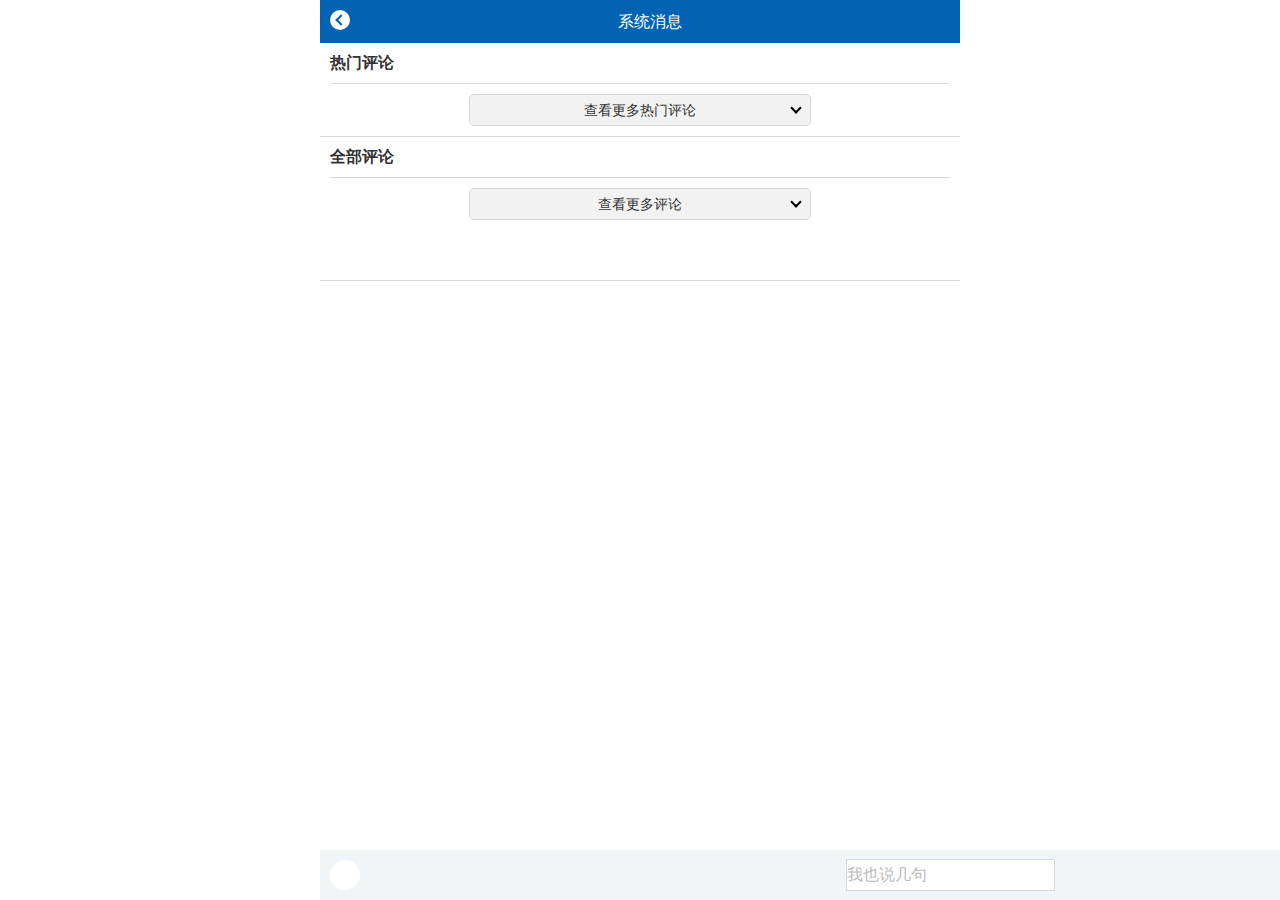
<file: detail.html>
﻿<!DOCTYPE HTML>
<html>
<head>
    <meta http-equiv="Content-Type" content="text/html; charset=utf-8">
    <meta name="apple-mobile-web-app-capable" content="yes">
    <meta name="apple-mobile-web-app-status-bar-style" content="black">
    <meta name="format-detection" content="telephone=no">
    <meta name="viewport" content="width=device-width, initial-scale=1, minimum-scale=1, maximum-scale=1">
    <title>挖赛-赛事详情</title>
    <link href="css/wasai.css" type="text/css" rel="stylesheet"/>
    <style>
        header {
            color: white;
            padding: 10px;
            line-height: 23px;
            font-size: 16px;
            background: #0263B5;
            text-align: center;
        }

        header a {
            position: relative;
            float: left;
            width: 20px;
            height: 20px;
            background-color: white;
            border-radius: 50%;
        }

        header a:after {
            position: absolute;
            top: 6px;
            left: 7px;
            content: "";
            display: inline-block;
            transform: rotate(-135deg);
            height: 6px;
            width: 6px;
            border-width: 2px 2px 0 0;
            border-color: #0263B5;
            border-style: solid;
        }

        .race-header {
            color: #fff;
            background-color: #f2f2f2;
        }

        .race-mask {
            height: 100px;
            background-color: rgba(0, 0, 0, 0.3);
        }

        .race-mask img {
            width: 100%;
            height: 100%;
        }

        .race-detail-header {
            position: relative;
            background-color: #e6e6e6;
            text-align: left;
        }

        section:after {
            content: "";
            display: block;
            height: 1px;
            background: #d9d9d9;
        }

        section > div {
            padding: 0 10px;
        }

        section > div ul::after {
            content: "";
            display: block;
            height: 1px;
            background: #d9d9d9;
        }

        section div ul li {
            position: relative;
            padding: 10px 0;
            font-size: 12px;
        }

        section div ul li:before {
            position: absolute;
            top: 0;
            left: 0;
            content: "";
            display: block;
            width: 100%;
            height: 1px;
            background: #d9d9d9;
        }

        .deploy {
            position: relative;
            line-height: 40px;
            height: 40px;
            font-size: 16px;
            text-align: center;

        }

        .deploy i {
            display: inline-block;
            transform: rotate(135deg);
            height: 6px;
            width: 6px;
            border-width: 2px 2px 0 0;
            border-color: black;
            border-style: solid;
            position: absolute;
            top: 40%;
            left: 10px;
        }

        h3 {
            padding-left: 10px;
            font-weight: bold;
            line-height: 40px;
        }

        .portrait {
            position: absolute;
            width: 35px;
            height: 35px;
            border: 1px solid dodgerblue;
            border-radius: 50% 50%;
            background: dodgerblue;
        }

        .hostList div, .List .TheLayerHost {
            padding: 12px 0 12px 50px;
            font-size: 10px;
            display: flex;
            flex-flow: row nowrap;
            justify-content: space-between;
            overflow: hidden;
        }

        .name {
            font-size: 14px;
            font-weight: bold;
            line-height: 19px;
        }

        time {
            font-size: 14px;
            text-align: center;
        }

        .pm-icon2 {
            background: url('images/pingma-icon2.png') no-repeat;
            background-size: 13px 58px;
            display: inline-block;
            vertical-align: middle;
        }

        .pm-icon2-2 {
            margin-left: 5px;
            position: relative;
            top: -2px;
            height: 13px;
            width: 13px;
            background-position: 0 0;
        }

        .loadingMore {
            position: relative;
            margin: 10px auto;
            width: 50%;
            font-size: 14px;
            height: 30px;
            line-height: 30px;
            border: 1px solid #d7d7d7;
            border-radius: 5px;
            text-align: center;
            background: #f2f2f2;
        }

        .loadingMore:after {
            content: " ";
            display: inline-block;
            transform: rotate(135deg);
            height: 6px;
            width: 6px;
            border-width: 2px 2px 0 0;
            border-color: black;
            border-style: solid;
            position: absolute;
            top: 40%;
            right: 10px;
            margin-top: -3px;
        }

        .btn2 {
            margin-bottom: 60px;
        }

        .footer {
            position: fixed;
            bottom: 0;
            width: 100%;
            height: 50px;
            line-height: 50px;
            display: flex;
            flex-flow: row nowrap;
            justify-content: space-between;
            background-color: rgba(241, 245, 248, 1);
        }

        .footer span:first-child {
            margin: auto 10px;
            width: 30px;
            height: 30px;
            border-radius: 50% 50%;
            background: white;
        }

        .footer input {
            margin: auto;
            height: 30px;
            border: 1px solid #d9d9d9;
        }

        .footer span:last-child {
            margin-right: 10px;
            font-size: 14px;
        }

        .lasticon {
            position: relative;
            top: -2px;
            height: 15px;
            width: 15px;
            background-position: 0 -28px;
        }
        .littleicon{
            display: inline-block;
            float: right;
            margin-right:10px ;
            width: 15px;
            height:15px;
            background-color:lightblue;
            border-radius: 50% 50%;
        }

        hr {
            margin-top: 10px;
            border-top: 1px solid #d9d9d9;
            border-left: 0;
            border-bottom: 0;
            border-right: 0;
        }
        .mainComment{
            height: 50px;
        }
    </style>
</head>
<body>
<header>
    <a href="index.html"></a>

    <h1 class="header">系统消息</h1>
</header>
<div class="ws-wraper">
    <div class="initialization">

    </div>
    <section class="HotReview"><h3>热门评论</h3>

        <div>
            <ul class="hostList"></ul>
        </div>
        <div class="loadingMore">查看更多热门评论</div>
    </section>
    <section class="AllReview"><h3>全部评论</h3>

        <div>
            <ul class="List">
            </ul>
        </div>
        <div class="loadingMore btn2">查看更多评论</div>
    </section>
    <div class="footer">
        <span></span>
        <input type="text" placeholder="我也说几句">
        <span><i class="pm-icon2 lasticon"></i>评论99</span>
    </div>
    <script src="js/jquery.min.js"></script>
    <script src="js/pmsg.js"></script>
    <script src="js/jquery.timeago.js"></script>
    <script type="text/javascript">
        $(function () {
            var BindingData = {
                addZero: function (val) {
                    return val < 10 ? "0" + val : val;
                },
                //解析本页面的url字符画串
                queryURLParameter: function (url) {
                    var obj = {};
                    var reg = /([^?=&]+)=([^?=&]+)/g;
                    url.replace(reg, function () {
                        obj[arguments[1]] = arguments[2];
                    });
                    return obj;
                },
                showTime: function (Time) {
                    var _this = this;
                    var time;
                    switch (typeof Time) {
                        case 'string':
                            time = new Date(Time);
                            break;
                        case 'object':
                            time = Time;
                            break;
                    }
                    var year = time.getFullYear()||time.getYear();
                    var month = time.getMonth() + 1;
                    var day = time.getDate();
                    var week = time.getDay();
                    //var aryStr = '日一二三四五六';
                    return typeof Time == 'string' ? month + '\u6708' + day + '\u65e5\u5468'+_this.week(week): year + '-' + _this.addZero(month) + '-' + _this.addZero(day);
                },
                //给出对应赛事状态汉字说明
                raceCondition:function(status){
                    var statuStr;
                    switch (status) {
                        case "0":
                            statuStr="\u672a\u542f\u52a8";
                            break;
                        case '1':
                            statuStr="\u51c6\u5907\u62a5\u540d";
                            break;
                        case '2':
                            statuStr='\u62a5\u540d\u4e2d';
                            break;
                        case '3':
                            statuStr='\u62a5\u540d\u7ed3\u675f';
                            break;
                        case '4':
                            statuStr='\u5df2\u62a5\u6ee1';
                    }
                        return statuStr

                },
                //初始化数据
                projectPrice: function (num, data) {
                    var _this=this;
                    if (num == 1) {
                        return
                    }
                    var summar = data.val;
                    var signUpData = data.val.group;
                    var str="";
                     str+='<div class="race-header">' +
                             '<div class="race-mask"><img src="'+summar["image"]+'" alt=""/></div>' +
                             '<div class="race-detail-header">' +
                                '<div class="race-detail-title">' +
                                    '<h2>'+summar.name+'</h2>' +
                                    '<button class="btn btn-join">'+BindingData.raceCondition(summar.status)+'</button>' +
                                    '<div class="race-detail-ps">' +
                                        '<span class="race-datetime"><i class="ws-ico ico-time"></i>' + BindingData.showTime(new Date(Number(summar.start_time)*1000)) + '</span>' +
                                        '<span class="race-location"><i class="ws-ico ico-location"></i>'+summar.place+'</span>' +
                                    '</div>' +
                                '</div>' +
                             '</div>' +
                             '</div><div class="forColor"></div>' +
                             '<main><article class="recommendation"><h2>参赛推荐:</h2><div class="icon"></div><p>'+summar.reason+'</p></article><article class="race-article"><h2 class="atc-title">报名组别</h2><ul class="atc-group">';

                    for (var i = 0; i < signUpData.length; i++) {
                        str += '<li class="flex">' +
                                '<span class="atc-group-title">' + signUpData[i].name + '</span>' +
                                '<span class="atc-group-money">RMB ' + parseInt(signUpData[i].price) + '/人</span>' +
                                '<button class="btn act-group-btns">一键报名</button>' +
                                '</li>';
                    }
                    str+='</ul><h2 class="atc-title">赛事简介</h2>' +
                            '<div>'+summar.introduce+'</div>' +
                            '<div class="onekey-box"><button class="btn btn-onekey">一键报名</button></div>' +
                            '</article></main>';
                    $('.initialization').append(str);
                    $('.btn-onekey').click(function(){
                        window.location.href = "form.html";
                    });

                },
                commentOn:function(num,data){
                    var _this=this;
                    if (num == 1&&data.err != 0) {
                        return
                    }
                    var str = '';
                    var List = data.val.list;
                    var $list=$('.List');
                    for (var i = 0; i < List.length; i++) {
                        str += '<li>' +
                                '<div data-render="'+List[i].fields.ID+'">' +
                                '<span class="portrait"></span>' +
                                '<div class="TheLayerHost">' +
                                '<span class="name">' + List[i].fields.nickname + '</span>' +
                                '<time class="timeago" datetime=' + new Date(List[i].fields.create_time*1000).toISOString() + '></time>' +
                                '<span class="vote">' + List[i].fields.like_sum + '<i class="pm-icon2 pm-icon2-2"></i></span>' +
                                '</div>' +
                                '<p class="mainComment">' + List[i].fields.comment + '</p>' +
                                '</div>' +
                                '<div><p>我是二级，我对上一级进行评论</p></div>' +
                                '</li>'
                    }
                    $list.append(str);
                    $('.timeago').timeago();
                    $list.on("click","p",function(e){
                        var $referto=$("<div><input type='text' class='commOther' placeholder='回复层主' autofocus><span class='littleicon'></span></div>");

                        if($(this).next().has('input').length>0){
                            $(this).next().remove();
                            return
                        }
                        $(this).after($referto);
//                       console.log($('.commOther'));
                        $('.littleicon').click(function(){
//                            console.log($(this).prev());
                            if($(this).prev().val()!==""){
                                console.log($(this).parent().parent().attr('data-render'));
                                var add=new pmsg("mraceComment", "add",localStorage.getItem("user_name"),localStorage.getItem("ck"),{race_id:matchID,comment: $(this).prev().val(),pid:$(this).prev().parent().attr('data-render')});
                                $(this).parent().remove() ;
                                Send(Url,add)

                            }
                        });
                    })

                }
            };
            //赛事详情里的细节展开项
            var $deploy = $('.deploy');
            var $hiddenArea = $('.hiddenArea');
            $hiddenArea.hide();
            $deploy.click(function () {
                $hiddenArea.show();
                $(this).hide();
            });
            var url = window.location.href;
            var matchID = BindingData.queryURLParameter(url)["ID"];


            //第一次加载页面时候
            var Url = "http://138.128.203.57/wasai/api.php";
            var detail = new pmsg("mrace", "detail", localStorage.getItem("user_name"), localStorage.getItem("ck"), {ID: matchID});
            var hotLIst = new pmsg("mraceComment", "hotList", localStorage.getItem("user_name"), localStorage.getItem("ck"), {race_id: matchID});
            var list = new pmsg("mraceComment", "list", localStorage.getItem("user_name"), localStorage.getItem("ck"), {race_id: matchID});

            $('.lasticon').click(function () {
                var $input = $('.footer input')[0].value;
                var add=new pmsg("mraceComment", "add",localStorage.getItem("user_name"), localStorage.getItem("ck"),{race_id:matchID,comment: $input});
                if ($input != "") {
                  Send(Url,add)
                }
            });
//赛事费用动态添加
            Send(Url, detail, BindingData.projectPrice);

//全部评论
            Send(Url,list,BindingData.commentOn);
//热门评论

//            $.ajax({
//                url: Url,
//                type: 'post',
//                dataType: 'json',
//                data: {"input": JSON.stringify(data[1])},
//                success: function (data) {
//                    if (data.err != 0) {
//                        return
//                    }
//                    var str = null;
//                    var hotList = data.val;
//                    for (var i = 0; i < hotList.length; i++) {
//                        str = '<li>' +
//                                '<span class="portrait"></span>' +
//                                '<div>' +
//                                '<span class="name">' + hotList[i].nickname + '</span>' +
//                                '<span class="time">' + hotList[i].create_time + '</span>' +
//                                '<span class="vote">' + hotList[i].like_sum + '<i class="pm-icon2 pm-icon2-2"></i></span>' +
//                                '</div>' +
//                                '<p>' + hotList[i].comment + '</p>' +
//                                '</li>'
//                    }
//                    $('.hostList').append(str);
//
//                },
//                error: function (e) {
//                    console.log(e)
//                }
//            });

        });
//http://www.ituring.com.cn/article/467 事件委托的jquery实现
    </script>
</div>
</body>
</html>
</file>
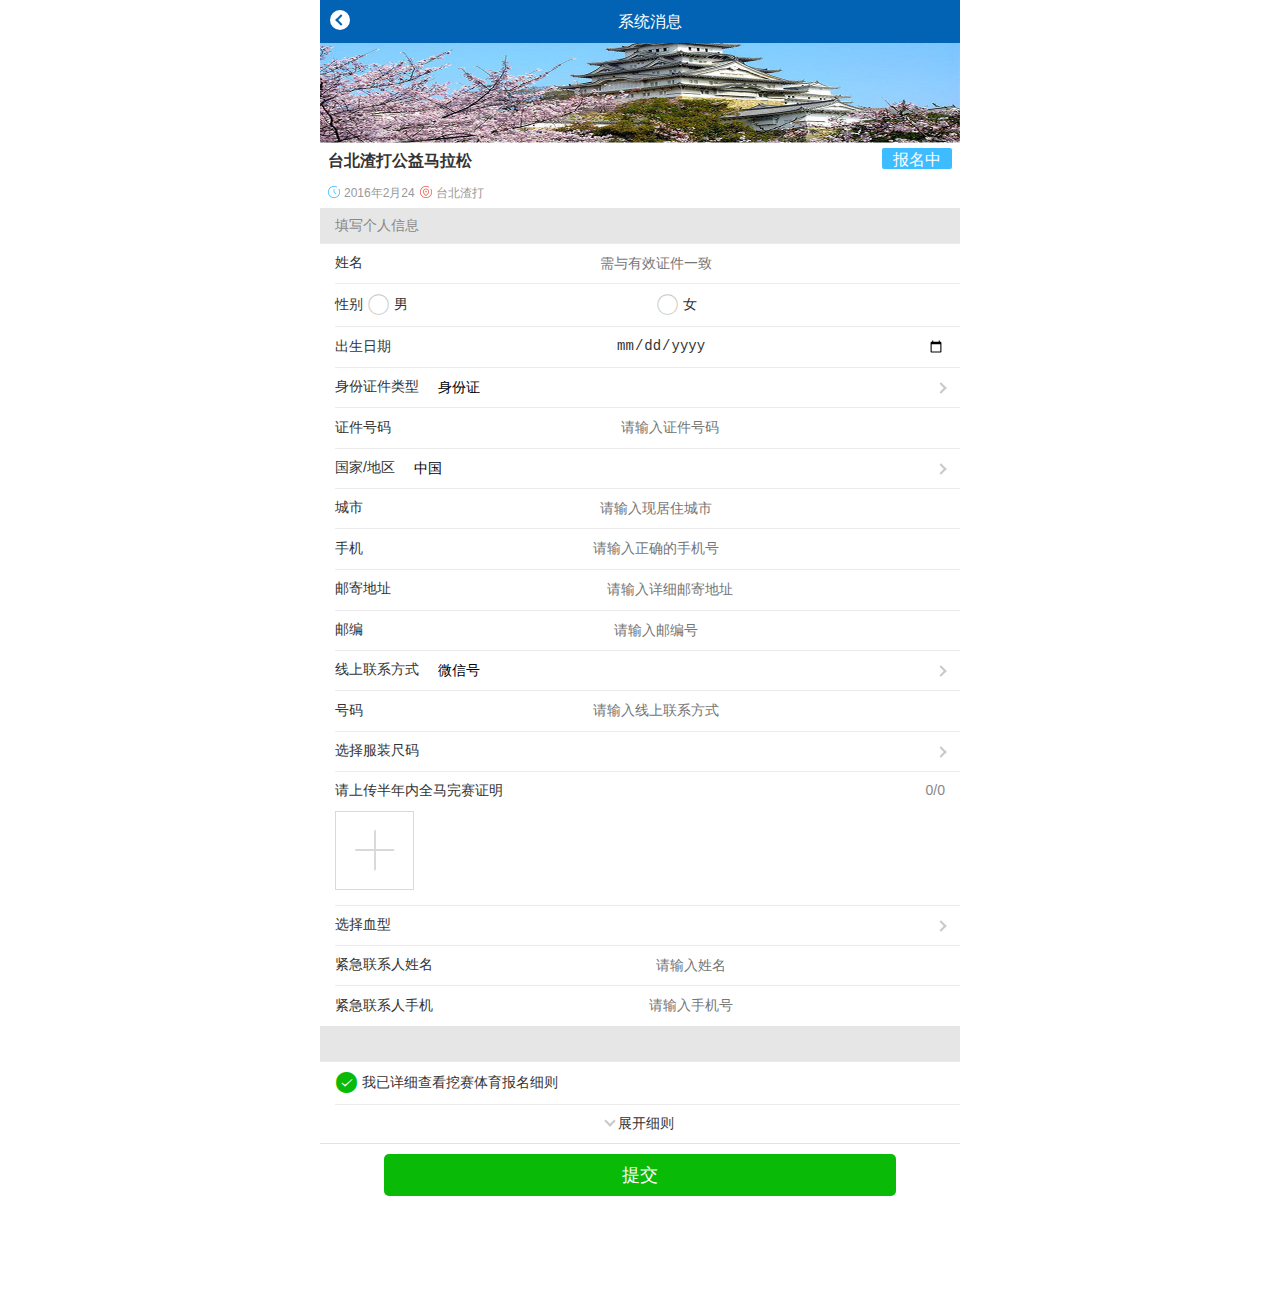
<file: form.html>
<!DOCTYPE html>
<html>
<head lang="en">
    <meta charset="UTF-8">
    <meta http-equiv="Content-Type" content="text/html; charset=utf-8">
    <meta name="apple-mobile-web-app-capable" content="yes">
    <meta name="apple-mobile-web-app-status-bar-style" content="black">
    <meta name="format-detection" content="telephone=no">
    <meta name="viewport" content="width=device-width, initial-scale=1, minimum-scale=1, maximum-scale=1">
    <title>form</title>
    <link rel="stylesheet" href="css/weui.min.css"/>
    <style>
        body {
            font-family: Helvetica, STHeiti STXihei, Microsoft JhengHei, Microsoft YaHei, Arial;
            color: #333;
            min-width: 320px;
            max-width: 640px;
            overflow-x: hidden;
            margin: 0 auto;
            -webkit-overflow-scrolling: touch;
        }
        header {
            color: white;
            padding: 10px;
            line-height: 23px;
            font-size: 16px;
            background: #0263B5;
            text-align: center;
        }
        header a {
            position: relative;
            float: left;
            width: 20px;
            height: 20px;
            background-color: white;
            border-radius: 50%;
        }
        header a:after {
            position: absolute;
            top: 6px;
            left: 7px;
            content: "";
            display: inline-block;
            transform: rotate(-135deg);
            height: 6px;
            width: 6px;
            border-width: 2px 2px 0 0;
            border-color: #0263B5;
            border-style: solid;
        }
        h1{
            font-size: 100%;
            font-weight: 500;
        }
        .race-header {
            text-align: center;
            color: #fff;
            background-color: #f2f2f2;
        }

        .race-mask {
            height: 100px;
            background-color: rgba(0, 0, 0, 0.3);
        }

        .race-mask img {
            width: 100%;
            height: 100%
        }
        .weui_select{
            height: 40px;
        }

        .race-detail-header {
            position: relative;
            background-color: #e6e6e6;
            text-align: left
        }
        .race-detail-title {
            background-color: #fff;
            padding: 5px 8px;
        }
        .race-detail-title h2 {
            display: inline-block;
            font-size: 16px;
            color: #333;
            margin-bottom: 10px;
        }
        .race-detail-header .btn {
            position: absolute;
            right: 8px;
            color: #fff;
            font-size: 16px;
            height: 21px;
            line-height: 21px;
            border-radius: 2px;
            top: 5px;
            display: inline-block;
            text-align: center;
            width: 70px;
            border: 1px solid transparent;
            background-color: #3dbdff;
        }
        .race-detail-ps {
            color: #999;
            font-size: 12px;
        }
        .race-datetime {
            padding-right:5px;
        }
        .ws-ico {
            background: url('images/newIcon.png') no-repeat;
            background-size: 100px 150px;
            display: inline-block;
            vertical-align: middle;
        }
        .ico-location {
            position: relative;
            top: -1px;
            height: 12px;
            width: 12px;
            background-position: 0 -14px;
        }
        .ico-time{
            position: relative;
            height: 12px;
            width: 12px;
            background-position: 0 0;
            top: -1px;
        }
        .race-detail-ps .ws-ico {
            margin-right: 4px;
        }
        .race-detail-ps .ws-ico {
            margin-right: 4px;
        }
        .weui_label {
            width: auto;
        }

        .weui_cell {
            font-size: 14px;
        }
        .weui_check_label{
            position: relative;
            display: -webkit-box;
            display: -webkit-flex;
            display: -ms-flexbox;
            display: flex;
            font-size: 14px;
            -webkit-box-align: center;
            -webkit-align-items: center;
            -ms-flex-align: center;
            align-items: center;
        }
        .weui_cells_title {
            background-color: #e6e6e6;
            margin: 0;
            height: 35px;
            line-height: 35px;
        }

        .weui_cells_radio .weui_check:checked + .weui_icon_checked:before {
            content: '\EA06';
            font-size: 23px;
            color: #09BB07;

        }

        .weui_cells_radio .weui_icon_checked:before {
            content: '\EA01';
            color: #C9C9C9;
            font-size: 23px;
            display: block;
        }

        .weui_input {
            text-align: center
        }
        #s11:checked{

        }
        .myFt {
            position: relative;
            text-align: center;
            padding: 10px 15px;
            font-size: 14px;
        }

        .myFt i {
            position: relative;
            top: -3px;
            content: " ";
            display: inline-block;
            -webkit-transform: rotate(135deg);
            transform: rotate(135deg);
            height: 6px;
            width: 6px;
            border-width: 2px 2px 0 0;
            border-color: #C8C8CD;
            border-style: solid;
            transform-origin: 50% 50%;
            -webkit-transition: all 0.3s ease;
            transition: all 0.3s ease;
        }
        .myFt.select i{
            -webkit-transform: rotate(-45deg) translateY(2px) translateX(-5px);
            transform: rotate(-45deg) translateY(2px) translateX(-5px);
        }
        .myFt:before {
            content: " ";
            position: absolute;
            margin-right:5px ;
            top: 0;
            width: 100%;
            height: 1px;
            border-top: 1px solid #d9d9d9;
            color: #d9d9d9;
            -webkit-transform-origin: 0 0;
            transform-origin: 0 0;
            -webkit-transform: scaleY(.5);
            transform: scaleY(.5);
            left: 15px;
        }
        @-webkit-keyframes fadeInDown {
            from {
                opacity: 0;
                -webkit-transform: translate3d(0, -100%, 0);
                transform: translate3d(0, -100%, 0);
            }
            to {
                opacity: 1;
                -webkit-transform: none;
                transform: none;
            }
        }

        @keyframes fadeInDown {
            from {
                opacity: 0;
                -webkit-transform: translate3d(0, -100%, 0);
                transform: translate3d(0, -100%, 0);
            }
            to {
                opacity: 1;
                -webkit-transform: none;
                transform: none;
            }
        }

        .content {
            position: relative;
            padding: 10px 15px;
            height: auto;
            font-size: 14px;

        }

        button.weui_btn, input.weui_btn {
            width: 80%;
        }

        .content:before {
            content: " ";
            position: absolute;
            top: 0;
            width: 100%;
            height: 1px;
            border-top: 1px solid #d9d9d9;
            color: #d9d9d9;
            -webkit-transform-origin: 0 0;
            transform-origin: 0 0;
            -webkit-transform: scaleY(.5);
            transform: scaleY(.5);
            left: 15px;
        }

        .spacing {
            height: 150px;
            padding: 10px 0 0 0;
        }
        .spacing input{
            background: #09bb07;
        }
    </style>
</head>
<body>
<header>
    <a href="index.html"></a>
    <h1 class="header">系统消息</h1>
</header>
<div class="form-wraper">
    <div class="race-header">
        <div class="race-mask"><img src="images/demo-race.jpg" alt=""/></div>
        <div class="race-detail-header">
            <div class="race-detail-title">
                <h2>台北渣打公益马拉松</h2>
                <button class="btn btn-join">报名中</button>
                <div class="race-detail-ps"><span class="race-datetime"><i
                        class="ws-ico ico-time"></i>2016年2月24</span><span
                        class="race-location"><i class="ws-ico ico-location"></i>台北渣打</span></div>
            </div>
        </div>
    </div>
    <section>
        <form class="form">
            <div class="weui_cells_title">填写个人信息</div>
            <div class="weui_cells weui_cells_form">
                <div class="weui_cell">
                    <div class="weui_cell_hd">
                        <label class="weui_label">姓名</label></div>
                    <div class="weui_cell_bd weui_cell_primary">
                        <input type="text" class="weui_input" placeholder="需与有效证件一致" name="name"/>
                    </div>
                </div>
                <div class="weui_cell weui_cells_radio">
                    <div class="weui_cell_hd">
                        <label class="weui_label">性别</label></div>
                    <div class="weui_cell_primary">
                        <label class="weui_check_label" for="x11">
                            <div class="weui_cell_hd">
                                <input type="radio" class="weui_check" name="sex" value=1 id="x11">
                                <i class="weui_icon_checked"></i>
                            </div>
                            <div class="weui_cell_bd">
                                <p>男</p>
                            </div>

                        </label></div>
                    <div class="weui_cell_primary">
                        <label class="weui_check_label" for="x12">
                            <div class="weui_cell_hd">
                                <input type="radio" class="weui_check" name="sex" value=2 id="x12">
                                <i class="weui_icon_checked"></i>
                            </div>
                            <div class="weui_cell_bd">
                                <p>女</p>
                            </div>
                        </label></div>
                </div>
                <div class="weui_cell">
                    <div class="weui_cell_hd"><label for class="weui_label">出生日期</label></div>
                    <div class="weui_cell_bd weui_cell_primary">
                        <input type="date" class="weui_input" name="birthday">
                    </div>
                </div>
                <div class="weui_cell weui_cell_select weui_select_after">
                    <div class="weui_cell_hd">身份证件类型</div>
                    <div class="weui_cell_bd weui_cell_primary">
                        <select name="ident_type" class="weui_select">
                            <option value="1">身份证</option>
                            <option value="2">暂住证</option>
                            <option value="3">港澳台通行证</option>
                            <option value="4">签证</option>
                        </select>
                    </div>
                </div>
                <div class="weui_cell">
                    <div class="weui_cell_hd">
                        <label class="weui_label">证件号码</label></div>
                    <div class="weui_cell_bd weui_cell_primary">
                        <input type="text" class="weui_input" placeholder="请输入证件号码" title="你输入的身身份证号码格式不正确" pattern="(\d{6})(\d{4})(\d{2})(\d{2})(?:\d{2})(\d)(?:\d|X|x)" name="ident_number" required/>
                    </div>
                </div>
                <div class="weui_cell weui_cell_select weui_select_after">
                    <div class="weui_cell_hd">国家/地区</div>
                    <div class="weui_cell_bd weui_cell_primary">
                        <select class="weui_select">
                            <option value="1">中国</option>
                            <option value="2">美国</option>
                            <option value="3">英国</option>
                            <option value="4">法国</option>
                            <option value="5">日本</option>
                            <option value="6">韩国</option>
                            <option value="7">新加坡</option>
                        </select>
                    </div>
                </div>
                <div class="weui_cell">
                    <div class="weui_cell_hd">
                        <label class="weui_label">城市</label></div>
                    <div class="weui_cell_bd weui_cell_primary">
                        <input type="text" class="weui_input" placeholder="请输入现居住城市" name="city_name"/>
                    </div>
                </div>
                <div class="weui_cell">
                    <div class="weui_cell_hd"><label for class="weui_label">手机</label></div>
                    <div class="weui_cell_bd weui_cell_primary">
                        <input class="weui_input" type="number" placeholder="请输入正确的手机号" pattern="[0-9]" name="mobile" required/>
                    </div>
                </div>
                <div class="weui_cell">
                    <div class="weui_cell_hd">
                        <label class="weui_label">邮寄地址</label></div>
                    <div class="weui_cell_bd weui_cell_primary">
                        <input type="text" class="weui_input" placeholder="请输入详细邮寄地址" name="mail_address" required/>
                    </div>
                </div>
                <div class="weui_cell">
                    <div class="weui_cell_hd">
                        <label class="weui_label">邮编</label></div>
                    <div class="weui_cell_bd weui_cell_primary">
                        <input type="number" class="weui_input" pattern="[0-9]\\d{6}" placeholder="请输入邮编号" name="zip_code" required/>
                    </div>
                </div>
                <div class="weui_cell weui_cell_select weui_select_after">
                    <div class="weui_cell_hd">线上联系方式</div>
                    <div class="weui_cell_bd weui_cell_primary">
                        <select name="online_contact_type" class="weui_select">
                            <option value="1">微信号</option>
                            <option value="2">QQ</option>
                        </select>
                    </div>
                </div>
                <div class="weui_cell">
                    <div class="weui_cell_hd">
                        <label class="weui_label">号码</label></div>
                    <div class="weui_cell_bd weui_cell_primary">
                        <input type="text" class="weui_input" placeholder="请输入线上联系方式" pattern="[1-9]\\d{4,10}" name="online_contact" required/>
                    </div>
                </div>
                <div class="weui_cell weui_cell_select weui_select_after">
                    <div class="weui_cell_hd">选择服装尺码</div>
                    <div class="weui_cell_bd weui_cell_primary">
                        <select name="cloth_size" class="weui_select">
                            <option value="1">M</option>
                            <option value="2">S</option>
                            <option value="3">L</option>
                            <option value="4">XL</option>
                            <option value="5">XXL</option>
                            <option value="6">XXXL</option>
                            <option value="7">XS</option>
                            <option value="7">XXS</option>
                            <option selected value="0"></option>
                        </select>
                    </div>
                </div>
                <div class="weui_cell">
                    <div class="weui_cell_bd weui_cell_primary">
                        <div class="weui_uploader">
                            <div class="weui_uploader_hd weui_cell">
                                <div class="weui_cell_bd weui_cell_primary">请上传半年内全马完赛证明</div>
                                <div class="weui_cell_ft">0/0</div>
                            </div>
                            <div class="weui_uploader_bd">
                                <ul class="weui_uploader_files">
                                </ul>
                                <div class="weui_uploader_input_wrp">
                                    <input type="file" onchange="processFiles.call(this,this.files)" class="weui_uploader_input" accept="image/jpg,image/ipeg,image/png,image/gif" multiple name="marathon_prove"/>
                                </div>
                            </div>
                        </div>
                    </div>
                </div>
                <div class="weui_cell weui_cell_select weui_select_after">
                    <div class="weui_cell_hd">选择血型</div>
                    <div class="weui_cell_bd weui_cell_primary">
                        <select name="blood_type" class="weui_select">
                            <option value="1">A</option>
                            <option value="2">B</option>
                            <option value="3">AB</option>
                            <option value="4">O</option>
                            <option selected value="0"></option>
                        </select>
                    </div>
                </div>
                <div class="weui_cell">
                    <div class="weui_cell_hd">
                        <label class="weui_label">紧急联系人姓名</label></div>
                    <div class="weui_cell_bd weui_cell_primary">
                        <input type="text" class="weui_input" placeholder="请输入姓名" pattern="[\u4E00-\u9FA5]{2,4}" name="urgent_name" required/>
                    </div>
                </div>
                <div class="weui_cell">
                    <div class="weui_cell_hd">
                        <label class="weui_label">紧急联系人手机</label></div>
                    <div class="weui_cell_bd weui_cell_primary">
                        <input type="number" class="weui_input" placeholder="请输入手机号" name="urgent_mobile" required/>
                    </div>
                </div>
                <div class="weui_cells_title"></div>
                <div class="weui_cells weui_cells_checkbox">
                    <label class="weui_cell" for="s11">
                        <div class="weui_cell_hd">
                            <input type="checkbox" class="weui_check" name="checkbox1" id="s11" checked>
                            <i class="weui_icon_checked"></i>
                        </div>
                        <div class="weui_cell_bd weui_cell_primary">
                            <p>我已详细查看挖赛体育报名细则</p>
                        </div>
                       <!-- <div class="weui_cell_ft weui_cell_warn">
                            <i class="weui_icon_warn"></i>
                        </div>-->
                    </label>

                    <div class="content" style="display: none;">
                        我是说明，我是说明，我是说明，我是说明，我是说明，我是说明，我是说明，我是说明，我是说明，我是说明，我是说明，我是说明，我是说明，我是说明，我是说明，我是说明，我是说明，我是说明，我是说明，我是说明，我是说明，我是说明。
                    </div>
                    <div class="myFt">
                        <i></i> 展开细则
                    </div>
                </div>

            </div>
            <div class="bd spacing">
                <input class=weui_btn type="submit" value="提交" onsubmit="return false">
            </div>
        </form>
    </section>
    <script src="js/jquery.min.js"></script>
    <script>
        function processFiles(files) {
            var upLoad = document.getElementsByClassName('weui_uploader_files')[0];
            window.ary=[];
            var file = files[0];
            var reader = new FileReader();
            reader.onload = function (e) {
                var Li = document.createElement('li');
                Li.className = 'weui_uploader_file';
                Li.style.backgroundImage = 'url("' +  e.target.result + '")';
                upLoad.appendChild(Li);
                ary.push(e.target.result)
            };
            reader.readAsDataURL(file)
        }
        function serialize(form,val) {
            var eles = form.elements;
            //先应该把必填项验证完，需要用到上面的validateForm(),如果必填项填了，然后再往val对象里放相应的值
            for(var i=0;i<eles.length;i++){
                var ele=eles[i];
                if (!ele.name)continue;//如果没有name属性，则忽略这个表单
                switch (ele.type) {
                    case "select-one":
                   // case "select-multiple":
                        var options = ele.options;//这是下拉菜单固有属性

                        for (var j = 0; j < options.length; j++) {
                            var opt = options[j];
                            if (opt.selected) {
                                val[ele.name]=opt.value;
                            }
                        }
                        break;

                    case "radio":
                    case "checkbox":
                        if (!ele.checked)break;
                    default:
                        val[ele.name]=ele.value;
                }
            }
            console.log(val);
            console.log(val[1])
        }
        //http://wxb.github.io/dropzonejs.com.zh-CN/dropzonezh-CN/
        //http://blog.bingo929.com/renren-drag-drop-photo-filereader-formdata.html
    </script>
    <script>
        $(function(){
            var Url="http://138.128.203.57/wasai/api.php";
            var val={};
            var data={cmd:"mraceOrder",subcmd:"signUp",userid:localStorage.getItem("user_name"),ck:localStorage.getItem("ck"),val:val};
            var form=$('.form')[0];

            $('.myFt').click(function(){
                if($(this).prev().is(':visible')){
                    $(this).prev().fadeOut();
                    $(this).removeClass("select")
                }else{
                 $(this).prev().fadeIn();
                    $(this).addClass("select")
                }
            });
            //表单提交处
            $('.weui_btn').click(function(){
                serialize(form,val);
                if(!$('#s11')[0].checked){
                    alert("请详细阅读哇塞报名细则");
                    return
                }
                if(val.marathon_prove){
                    val.marathon_prove=ary;

                }
                //表单提交ajax发起处
                $.ajax({
                    url:Url,
                    type: 'post',
                    dataType: 'json',
                    data:{"input":JSON.stringify(data)},
                    success:function(data){
                        console.log(data);
                        window.location.href="Paymentprocess.html?order_id="+data.val.order_id
                    }
                })
            })
        })
    </script>
</div>
</body>
</html>
</file>
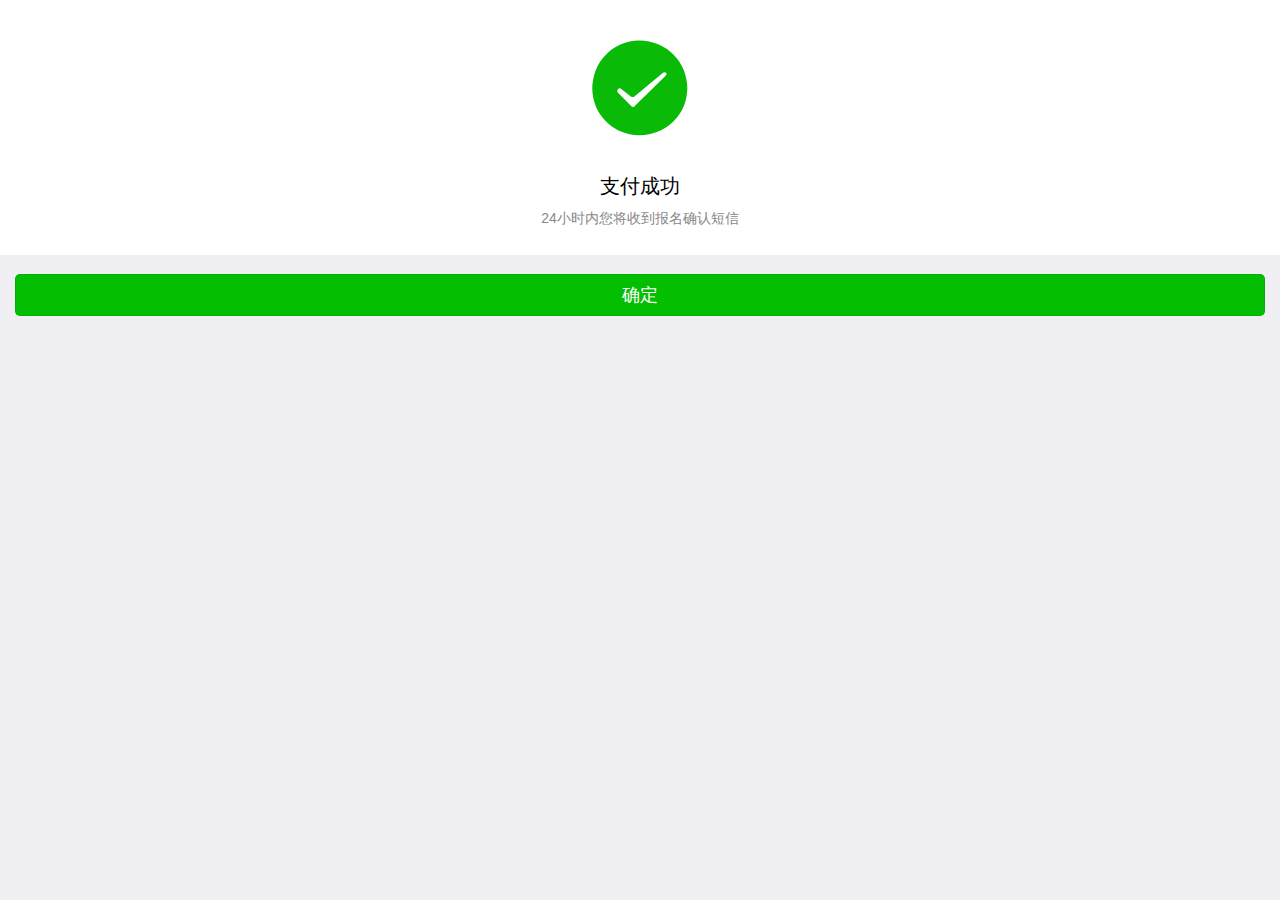
<file: paymentresult.html>
<!DOCTYPE html>
<html>
<head lang="en">
    <meta charset="UTF-8">
    <meta http-equiv="Content-Type" content="text/html; charset=utf-8">
    <meta name="apple-mobile-web-app-capable" content="yes">
    <meta name="apple-mobile-web-app-status-bar-style" content="black">
    <meta name="format-detection" content="telephone=no">
    <meta name="viewport" content="width=device-width, initial-scale=1, minimum-scale=1, maximum-scale=1">
    <title>支付结果</title>
    <link rel="stylesheet" href="css/weui.min.css"/>
</head>
<style>
    body{
        background:#EFEFF4 ;
    }
    .weui_msg{
        padding-bottom: 1px;
    }
    .msg{
        background: white;
    }
</style>
<body>
<div class="container">
    <div class="msg">
        <div class="weui_msg">
            <div class="weui_icon_area">
                <i class="weui_icon_success weui_icon_msg"></i>
            </div>
            <div class="weui_text_area">
                <h2 class="weui_msg_title">支付成功</h2>
                <p class="weui_msg_desc">24小时内您将收到报名确认短信</p>
            </div>
        </div>
</div>
    <div class="weui_opr_area">
        <p class="weui_btn_area">
            <a class="weui_btn weui_btn_primary" href="javascript:;">确定</a>
        </p>
    </div>
    <!--画对号，类选项卡bug,改变按钮颜色点击颜色样式不符-->
</div>
</body>
</html>
</file>
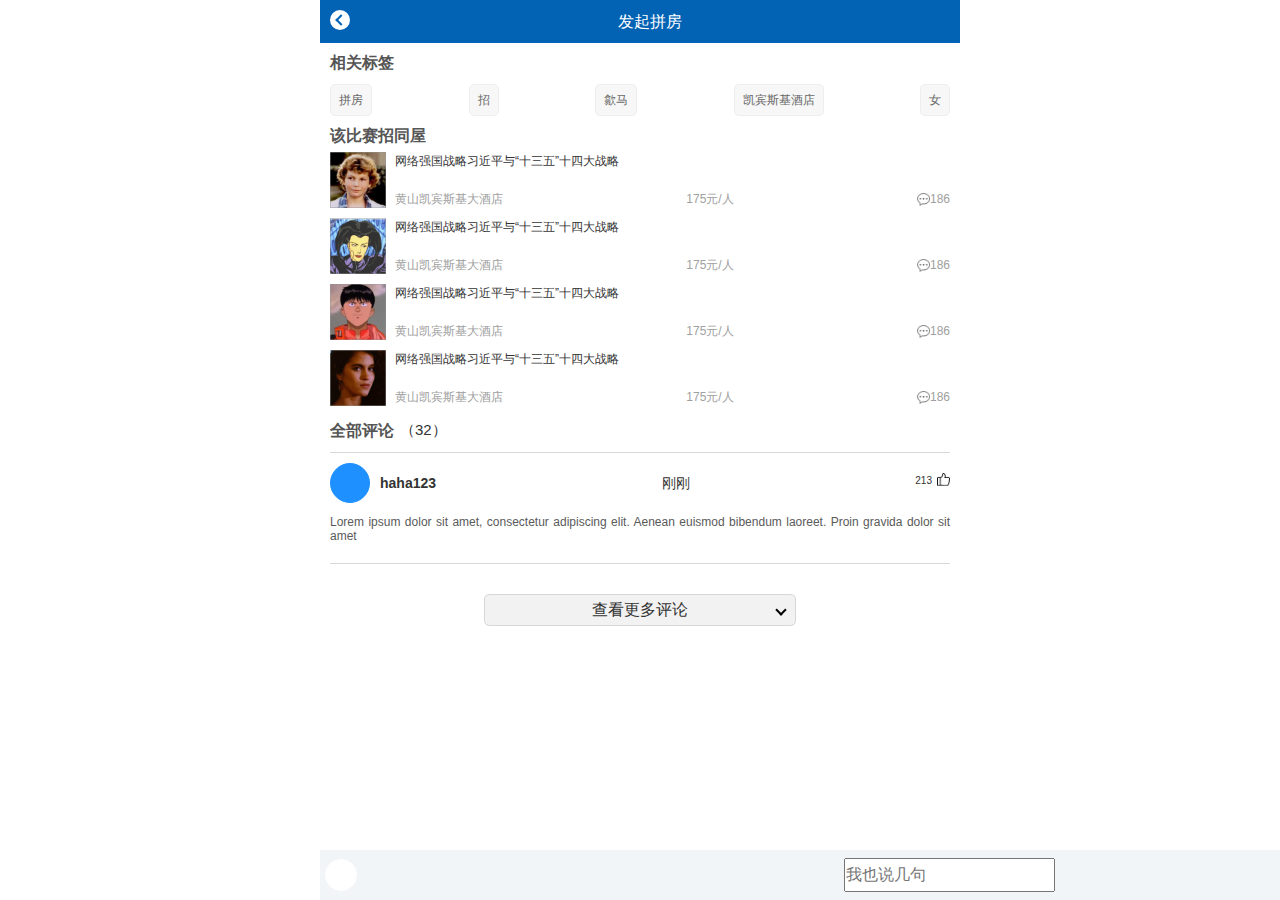
<file: Flatshare/FlatshareDetail.html>
<!DOCTYPE html>
<html>
<head lang="en">
    <meta charset="UTF-8">
    <meta http-equiv="Content-Type" content="text/html; charset=utf-8">
    <meta name="apple-mobile-web-app-capable" content="yes">
    <meta name="apple-mobile-web-app-status-bar-style" content="black">
    <meta name="format-detection" content="telephone=no">
    <meta name="viewport" content="width=device-width, initial-scale=1, minimum-scale=1, maximum-scale=1">
    <title>拼马详情</title>
    <link rel="stylesheet" href="../css/reset.css"/>
    <style>
        body {
            font-family: "PingFang SC Light","Heiti SC","San Francisco","Helvetica";
            color: #333;
            min-width: 320px;
            max-width: 640px;
            overflow-x: hidden;
            margin: 0 auto;
            -webkit-overflow-scrolling: touch;
        }

        header {
            color: white;
            padding: 10px;
            line-height: 23px;
            font-size: 16px;
            background: #0263B5;
            text-align: center;
        }
        header a {
            position: relative;
            float: left;
            width: 20px;
            height: 20px;
            background-color: white;
            border-radius: 50%;
        }
        header a:after{
            position: absolute;
            top: 6px;
            left: 7px;
            content: "";
            display: inline-block;
            transform: rotate(-135deg);
            height: 6px;
            width: 6px;
            border-width: 2px 2px 0 0;
            border-color:#0263B5;
            border-style: solid;
        }

        main {
            padding:10px 10px 60px;

        }
        h2{
            font-size: 16px;
            color: #555;
            font-weight: bold;
        }

        .someone {
            position: relative;
            height: 40px;
            padding-bottom: 10px;
        }

        .someone:after {
            content: " ";
            display: inline-block;
            transform: rotate(45deg);
            height: 6px;
            width: 6px;
            border-width: 2px 2px 0 0;
            border-color: #c8c8cd;
            border-style: solid;
            position: absolute;
            top: 50%;
            right: 0;
            margin-top: -3px;
        }

        .portrait {
            position: absolute;
            width: 38px;
            height: 38px;
            border: 1px solid dodgerblue;
            border-radius: 50% 50%;
            background: dodgerblue;
        }

        .detail {
            margin-left: 50px;
            height: 40px;
            font-size: 14px;
        }
        .time{
            font-size: 14px;
        }

        .detail div {
            height: 20px;
            line-height: 20px;
        }
         p{
            font-size:12px ;
        }
        .name{
            font-size: 14px;
            font-weight: bold;
        }

        .RelatedPictures {

        }

        .RelatedPictures ul {
            overflow: hidden;
            padding: 10px 0;
            width: 255px;
        }

        .RelatedPictures ul li {
            float: left;
            height: 75px;
            margin-right: 10px;
        }

        .RelatedPictures ul li img {
            width: 75px;
            height: 75px;
        }

        .flatshareStatus {
            display: inline-block;
            padding: 5px 0;
            float: right;
            font-size: 14px;
            margin-top: -90px;
            width: 25px;
            text-align: center;
            border: 1px solid lightgray;
            border-radius: 10px;
        }

        .flatshareInfo {
            position: relative;
            font-size: 14px;
        }

        .flatshareInfo:before {
            content: "";
            display: block;
            height: 1px;
            top: 0;
            background:#d9d9d9;
        }
        hr{
            width: 100%;
            border-top:1px solid #d9d9d9;
            border-left: 0;
            border-bottom: 0;
            border-right: 0;
        }
        .flatshareInfo:after {
            content: "";
            display: block;
            height: 1px;
            bottom: 0;
            background:#d9d9d9;
        }

        .flatshareInfo div {
            height: 40px;
            line-height: 40px;
        }

        .headerInfo {
            margin-left: 5px;
        }

        .skip {
            position: relative;
            top: 10px;
            float: right;
            width: 15px;
            height: 15px;

        }

        .skip:after {
            position: absolute;
            top: 4px;
            left: 2px;
            content: "";
            display: inline-block;
            transform: rotate(45deg);
            height: 6px;
            width: 6px;
            border-width: 2px 2px 0 0;
            border-color: #c8c8cd;
            border-style: solid;
        }

        .middleInfo {
            display: inline-block;
            width: 50%;
            text-align: center;
        }

        .lastInfo {
            float: right;
        }

        .pm-icon {
            background: url('images_pingma/pinma-icon.png') no-repeat;
            background-size: 13.5px 65px;
            display: inline-block;
            vertical-align: middle;
        }

        .icon1 {
            position: relative;
            top: -2px;
            height: 15px;
            width: 15px;
            background-position: 0 0;
        }

        .icon2 {
            position: relative;
            top: -2px;
            height: 15px;
            width: 15px;
            background-position: 0 -16px;
        }

        .icon3 {
            position: relative;
            top: -2px;
            height: 15px;
            width: 15px;
            background-position: 0 -33px;
        }

        .icon4 {
            position: relative;
            top: -2px;
            height: 13px;
            width: 13px;
            background-position: 0 -49px;
        }
        .pm-icon2{
            background: url('images_pingma/pingma-icon2.png') no-repeat;
            background-size: 13px 58px;
            display: inline-block;
            vertical-align: middle;
        }
        .pm-icon2-1{
            height: 13px;
            width: 13px;
            background-position: 0 -29px;
        }
        .pm-icon2-2{
            margin-left: 5px;
            position: relative;
            top: -2px;
            height: 13px;
            width: 13px;
            background-position: 0 0;

        }
        .button {
            margin: 15px auto;
            width: 70%;
            height: 38px;
            line-height: 38px;
            color: white;
            background-color: #0263B5;
            text-align: center;
            border: 1px solid #0263B5;
            border-radius: 5px;
        }

        .condition {
            padding: 10px 0;
            display: flex;
            flex-flow: row nowrap;
            justify-content: space-between;
            overflow: hidden;
        }

        .condition li {
            float: left;
            padding: 0 8px;
            line-height: 30px;
            background: #f7f7f7;
            border: 1px solid #eeeeee;
            border-radius: 5px;
            font-size: 12px;
            color: #686868;
        }

        .sameMessage li {
            position: relative;
            padding: 5px 0;
        }

        .logo img {
            position: absolute;
            width: 56px;
            height: 56px;
        }

        .title {
            margin-left: 65px;
            font-size: 12px;
            height: 56px;
        }

        .title p {
            height: 36px;
            line-height: 18px;
            text-overflow: ellipsis;
            overflow: hidden;
        }

        .title div {
            margin-top: 2px;
            height: 18px;
            line-height: 18px;
            display: flex;
            color: #a0a0a0;
            flex-flow: row nowrap;
            justify-content: space-between;

        }

        .title div span img {
            width: 11px;
            height: 11px;
        }

        .head {
            position: relative;
            padding: 10px 0;
        }

        .head div {
            position: absolute;
            top: 10px;
            left: 70px;
            font-size: 15px;
        }

        .somebody {
            margin: 10px 0;
        }
        .somebody div{
            padding:12px 0 12px 50px;
            font-size: 10px;
            display: flex;
            flex-flow: row nowrap;
            justify-content: space-between;
            overflow: hidden;
        }
        .somebody li p{
            padding: 10px 0;
            color:#5a5a5a;
            text-align:justify;
        }

        .loadingMore{
            position: relative;
            margin: 30px auto;
            width: 50%;
            height:30px;
            line-height: 30px;
            border: 1px solid #d7d7d7;
            border-radius: 5px;
            text-align: center;
            background:#f2f2f2 ;

        }
        .loadingMore:after{
            content: " ";
            display: inline-block;
            transform: rotate(135deg);
            height: 6px;
            width: 6px;
            border-width: 2px 2px 0 0;
            border-color: black;
            border-style: solid;
            position: absolute;
            top:45%;
            right: 10px;
            margin-top: -3px;
        }
        .footer{
            position: fixed;
            bottom: 0;
            width: 100%;
            height: 50px;
            line-height: 50px;
            display: flex;
            flex-flow: row nowrap;
            justify-content: space-between;
            background-color:rgba(241, 245, 248, 1) ;
        }
        .footer span:first-child{
            margin: auto 5px;
            width: 30px;
            height: 30px;
            border: 1px solid white;
            border-radius: 50% 50%;
            background: white;
        }
        .footer input{
            margin: auto;
            height: 30px;
        }
        .footer span:last-child{
            margin-right:5px ;
            font-size: 14px;

        }
        .lasticon{
            position: relative;
            top: -2px;
            height: 15px;
            width: 15px;
            background-position: 0 -28px;
        }
    </style>
</head>
<body>
    <header>
        <a href="index.html"></a>
        <h1>发起拼房</h1>
    </header>
<main>
    <div class="details">
    </div>
    <div class="RelatedInfo">
        <h2>相关标签</h2>
        <ul class="condition">
            <li>拼房</li>
            <li>招</li>
            <li>歙马</li>
            <li>凯宾斯基酒店</li>
            <li>女</li>
        </ul>

        <h2>该比赛招同屋</h2>
        <ul class="sameMessage ">
            <li>
                <div class="logo"><img src="images_pingma/portrait1.png"></div>
                <div class="title"><p>网络强国战略习近平与“十三五”十四大战略</p>

                    <div>
                        <span>黄山凯宾斯基大酒店</span><span>175元/人</span><span><i class="pm-icon2 pm-icon2-1"></i>186</span>
                    </div>
                </div>
            </li>
            <li>
                <div class="logo"><img src="images_pingma/portrait2.png"></div>
                <div class="title"><p>网络强国战略习近平与“十三五”十四大战略</p>

                    <div><span>黄山凯宾斯基大酒店</span><span>175元/人</span><span><i class="pm-icon2 pm-icon2-1"></i>186</span>
                    </div>
                </div>
            </li>
            <li>
                <div class="logo"><img src="images_pingma/portrait3.png"></div>
                <div class="title"><p>网络强国战略习近平与“十三五”十四大战略</p>

                    <div><span>黄山凯宾斯基大酒店</span><span>175元/人</span><span><i class="pm-icon2 pm-icon2-1"></i>186</span>
                    </div>
                </div>
            </li>
            <li>
                <div class="logo"><img src="images_pingma/portrait4.png"></div>
                <div class="title"><p>网络强国战略习近平与“十三五”十四大战略</p>

                    <div><span>黄山凯宾斯基大酒店</span><span>175元/人</span><span><i class="pm-icon2 pm-icon2-1"></i>186</span>
                    </div>
                </div>
            </li>
        </ul>
    </div>
    <div class="comment">
        <div class="head">
            <h2>全部评论</h2>

            <div>（32）</div>
        </div>
        <hr/>
        <div>
            <ul class="somebody">
                <li>
                    <span class="portrait"></span>
                    <div>
                        <span class="name">haha123</span>
                        <span class="time">刚刚</span>
                        <span class="vote">213<i class="pm-icon2 pm-icon2-2"></i></span>
                    </div>
                    <p>Lorem ipsum dolor sit amet, consectetur adipiscing elit. Aenean euismod bibendum laoreet. Proin gravida dolor sit amet</p>
                </li>
            </ul>

        </div>
        <hr/>
        <div class="loadingMore">查看更多评论</div>
    </div>
</main>
<div class="footer">
    <span></span>
    <input type="text" placeholder="我也说几句"/>
    <span><i class="pm-icon2 lasticon"></i>评论99</span>
</div>
</body>
<script src="../js/jquery.min.js"></script>
<script src="../js/pmsg.js"></script>
<script src="../js/jquery.timeago.js"></script>
<script>

    $(function(){
        var BindingData={
            queryURLParameter: function (url) {
                var obj = {};
                var reg = /([^?=&]+)=([^?=&]+)/g;
                url.replace(reg, function () {
                    obj[arguments[1]] = arguments[2];
                });
                return obj;
            },
            showTime: function (Time) {
                var _this = this;
                var time;
                switch (typeof Time) {
                    case 'string':
                        time = new Date(Time);
                        break;
                    case 'object':
                        time = Time;
                        break;
                }
                var year = time.getFullYear()||time.getYear();
                var month = time.getMonth() + 1;
                var day = time.getDate();
                var week = time.getDay();
                //var aryStr = '日一二三四五六';
                return typeof Time == 'string' ? month + '\u6708' + day + '\u65e5\u5468'+_this.week(week): year + '-' + _this.addZero(month) + '-' + _this.addZero(day);
            },
            flatDetailData:function(num,data){
                var _this=this;
                if (num == 1) return;
                var flatData=data.val;
                var sex;
                switch (flatData.sex){
                    case "0":sex="\u4e0d\u9650";
                        break;
                    case "1":sex="\u9650\u7537\u6027";
                        break;
                    case  "2":sex="\u9650\u5973\u6027";
                }
                var str='<div class="someone">' +
                        '<div class="portrait"></div>' +
                        '<div class="detail">' +
                        '<div class="name">'+nickname+'</div>' +
                        '<time class="timeage" datetime=' + new Date(createTime*1000).toISOString() + '></div>' +
                        '</div>' +
                        '</div>' +
                        '<p>'+flatData.remark+'</p>' +
                        '<div class="RelatedPictures">' +
                        '<ul><li><img src="images_pingma/portrait1.png" alt=""/></li><li><img src="images_pingma/portrait2.png" alt=""/></li><li><img src="images_pingma/portrait3.png" alt=""/></li></ul>' +
                        '<span class="flatshareStatus">过期</span>' +
                        '</div>' +
                        '<div class="flatshareInfo">' +
                        '<div><i class="pm-icon icon1"></i><span class="headerInfo">'+flatData.race_name+'</span><span class="skip"></span></div><hr/>' +
                        '<div><i class="pm-icon icon2"></i><span class="headerInfo">'+flatData.hotel_name+'</span><span class="skip"></span></div><hr/>' +
                        '<div><i class="pm-icon icon3"></i><span class="headerInfo">'+flatData.start_time+'-'+flatData.end_time+'</span></div><hr/>' +
                        '<div><i class="pm-icon icon4"></i><span class="headerInfo">招同屋'+flatData.people+'人</span><span class="price middleInfo">'+parseInt(flatData.price)+'元/人</span><span class="sex lastInfo">限女性</span></div></div>' +
                        '<div class="button"><a href="../news/someone.html?togetherId='+togetherId+'">我要拼!</a></div>';

                $('.details').append(str);
                $('.timeago').timeago()
            }
        };
        var url = window.location.href;
        var togetherId = BindingData.queryURLParameter(url)["userID"];
        var nickname=decodeURIComponent(BindingData.queryURLParameter(url)["name"]);
        var createTime=BindingData.queryURLParameter(url)["createTime"];

        var Url = "http://138.128.203.57/wasai/api.php";
        var flatDetail=new pmsg("mtogether","detail",localStorage.getItem("user_name"),localStorage.getItem("ck"),{"together_id":togetherId});
        //第一次加载
        Send(Url,flatDetail,BindingData.flatDetailData)
    });



</script>
</html>
</file>
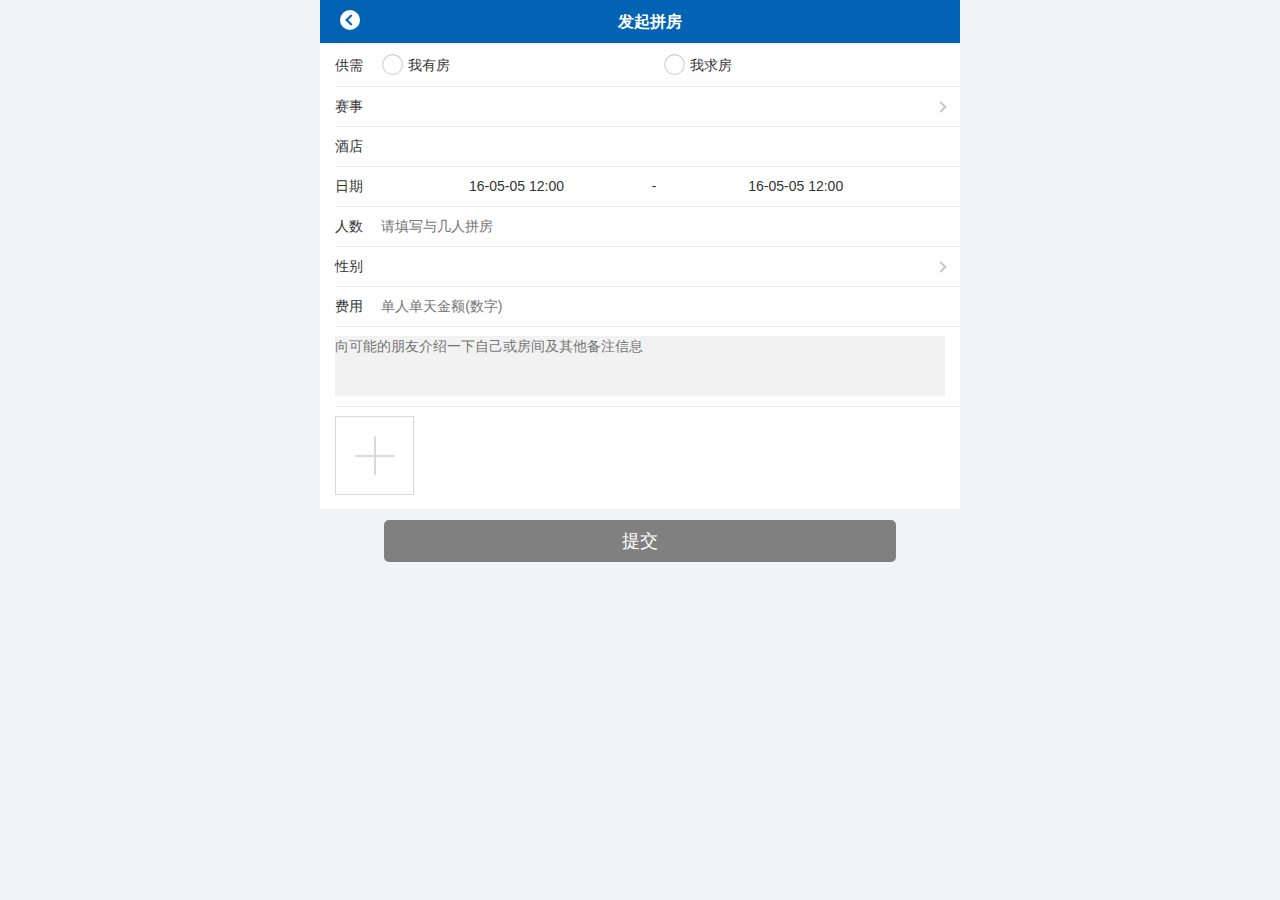
<file: Flatshare/LaunchFlatshare.html>
<!DOCTYPE html>
<html>
<head lang="en">
    <meta charset="UTF-8">
    <meta http-equiv="Content-Type" content="text/html; charset=utf-8">
    <meta name="apple-mobile-web-app-capable" content="yes">
    <meta name="apple-mobile-web-app-status-bar-style" content="black">
    <meta name="format-detection" content="telephone=no">
    <meta name="viewport" content="width=device-width, initial-scale=1, minimum-scale=1, maximum-scale=1">
    <title>发起拼房</title>
    <link rel="stylesheet" href="../css/weui.min.css"/>
    <link rel="stylesheet" href="../css/jquery.datetimepicker.css"/>
    <style>
        html{
            background: rgba(241, 245, 248, 1);
        }
        body {
            font-family: Helvetica, STHeiti STXihei, Microsoft JhengHei, Microsoft YaHei, Arial;
            color: #333;
            min-width: 320px;
            max-width: 640px;
            overflow-x: hidden;
            margin: 0 auto;
            -webkit-overflow-scrolling: touch;
        }
        .header {
            color: white;
            padding: 10px 20px;
            line-height: 23px;
            font-size: 16px;
            background: #0263B5;
            text-align: center;

        }

        .header a span {
            position: relative;
            float: left;
            width: 20px;
            height: 20px;
            background-color: white;
            border-radius: 50%;
        }

        .header a span:after{
            position: absolute;
            top: 6px;
            left: 7px;
            content: "";
            display: inline-block;
            transform: rotate(-135deg);
            height: 6px;
            width: 6px;
            border-width: 2px 2px 0 0;
            border-color:#0263B5;
            border-style: solid;
        }

        .weui_cell {
            font-size: 14px;
            line-height: 20px;
        }

        label {
            padding: 0 !important;
        }

        .weui_cells {
            margin-top: 0;
        }

        .weui_cells_radio .weui_check:checked + .weui_icon_checked:before {
            content: '\EA06';
            font-size: 23px;
            color: #09BB07;
        }

        .weui_cells_radio .weui_icon_checked:before {
            content: '\EA01';
            color: #C9C9C9;
            font-size: 23px;
            display: block;
        }
        .weui_select{
            height: 40px;
            line-height: 20px;
        }
        .spacing {
            padding: 10px 0 0 0;
            height: 100px;
        }
        button.weui_btn, input.weui_btn {
            width: 80%;
        }
        .weui_btn{
            background-color: gray;
        }
        .weui_textarea{
        background-color: #f2f2f2;
        }
        .datepick1,.datepick2{
            text-align: center;
            width: 48%;
        }
    </style>
</head>
<body>
<div>
    <h1 class="header">
        <a href="index.html"><span></span></a>
        发起拼房
    </h1>
    <form class="form">
        <div class="weui_cells weui_cells_form">
            <div class="weui_cell weui_cells_radio">
                <div class="weui_cell_hd">
                    <label class="weui_label">供需</label></div>
                <div class="weui_cell_primary">
                    <label class="weui_cell weui_check_label" for="x11">
                        <div class="weui_cell_hd">
                            <input type="radio" class="weui_check" value="1" name="type" id="x11">
                            <i class="weui_icon_checked"></i>
                        </div>
                        <div class="weui_cell_bd">
                            <p>我有房</p>
                        </div>

                    </label></div>
                <div class="weui_cell_primary">
                    <label class="weui_cell weui_check_label" for="x12">
                        <div class="weui_cell_hd">
                            <input type="radio" class="weui_check" value="2" name="type" id="x12">
                            <i class="weui_icon_checked"></i>
                        </div>
                        <div class="weui_cell_bd">
                            <p>我求房</p>
                        </div>
                    </label></div>
            </div>
            <div class="weui_cell weui_cell_select weui_select_after">
                <div class="weui_cell_hd">赛事</div>
                <div class="weui_cell_bd weui_cell_primary">
                    <select name="race_name" class="weui_select">
                        <option value="1">某地1</option>
                        <option value="2">某地2</option>
                        <option value="3">某地3</option>
                        <option selected value="0"></option>
                    </select>
                </div>
            </div>
            <div class="weui_cell">
                <div class="weui_cell_bd weui_cell_primary">
                    <p>酒店</p>
                </div>
                <div class="weui_cell_ft">
                </div>
            </div>
            <div class="weui_cell">
                <div class="weui_cell_hd"><label class="weui_label">日期</label></div>
                <div class="weui_cell_bd weui_cell_primary">
                    <input type="text" name="start_time" class="weui_input datepick1" required/><span>-</span>
                    <input type="text" name="end_time" class="weui_input datepick2" required/>
                </div>
            </div>
            <div class="weui_cell">
                <div class="weui_cell_hd"><label class="weui_label">人数</label></div>
                <div class="weui_cell_bd weui_cell_primary">
                    <input class="weui_input" name="people" type="number" min="1" max="10" placeholder="请填写与几人拼房" required>
                </div>
            </div>
            <div class="weui_cell weui_cell_select weui_select_after">
                <div class="weui_cell_hd">性别</div>
                <div class="weui_cell_bd weui_cell_primary">
                    <select name="sex" class="weui_select">
                        <option value="1">男</option>
                        <option value="2">女</option>
                        <option value="3">不限</option>
                        <option selected=""></option>
                    </select>
                </div>
            </div>
            <div class="weui_cell">
                <div class="weui_cell_hd"><label class="weui_label">费用</label></div>
                <div class="weui_cell_bd weui_cell_primary">
                    <input class="weui_input" type="number" name="price" placeholder="单人单天金额(数字)" required>
                </div>
            </div>
            <div class="weui_cell">
                <div class="weui_cell_bd weui_cell_primary">
                    <textarea class="weui_textarea" placeholder="向可能的朋友介绍一下自己或房间及其他备注信息" name="remark" rows="3" required></textarea>
                </div>
            </div>
            <div class="weui_cell">
                <div class="weui_cell_bd weui_cell_primary">
                    <div class="weui_uploader">
                        <div class="weui_uploader_bd">
                            <ul class="weui_uploader_files">
                            </ul>
                            <div class="weui_uploader_input_wrp">
                                <input type="file" onchange="processFiles(this.files)" class="weui_uploader_input" name="images" accept="image/jpg,image/ipeg,image/png,image/gif" multiple required>
                            </div>
                        </div>
                    </div>
                </div>
            </div>
        </div>
        <div class="bd spacing">
            <input class=weui_btn type="submit" value="提交" onsubmit="return false">
        </div>
    </form>
</div>
</body>
<script src="../js/jquery.min.js"></script>
<script src="../js/jquery.datetimepicker.full.min.js"></script>
<script>
    function processFiles(files) {
        var upLoad = document.getElementsByClassName('weui_uploader_files')[0];
        window.ary=[];
        var file = files[0];
        var reader = new FileReader();
        reader.onload = function (e) {
            var Li = document.createElement('li');
            Li.className = 'weui_uploader_file';
            Li.style.backgroundImage = 'url("' +  e.target.result + '")';
            upLoad.appendChild(Li);
            ary.push(e.target.result)
        };
        reader.readAsDataURL(file)
    }

    function GenerateObject (form,val) {
        var eles = form.elements;
        //先应该把必填项验证完，需要用到上面的validateForm(),如果必填项填了，然后再往val对象里放相应的值
        for(var i=0;i<eles.length;i++){
            var ele=eles[i];
            if (!ele.name)continue;//如果没有name属性，则忽略这个表单
            switch (ele.type) {
                case "select-one":
                    // case "select-multiple":
                    var options = ele.options;//这是下拉菜单固有属性

                    for (var j = 0; j < options.length; j++) {
                        var opt = options[j];
                        if (opt.selected) {
                            val[ele.name]=opt.value;
                        }
                    }
                    break;

                case "radio":
                case "checkbox":
                    if (!ele.checked)break;
                default:
                    val[ele.name]=ele.value;
            }
        }
        console.log(val)
    }
    $(function(){
        $.datetimepicker.setLocale('ch');
        $('.datepick1').datetimepicker({format: 'y-m-d h:i',value:"2016-05-05 00:00"});
        $('.datepick2').datetimepicker({format: 'y-m-d h:i',value:"2016-05-05 00:00"});
        var Url="http://138.128.203.57/wasai/api.php";
        var val={};
        var data={cmd:"mtogether",subcmd:"launch",userid:localStorage.getItem("user_name"),ck:localStorage.getItem("ck"),val:val};

        $('.weui_btn').click(function(){
            GenerateObject($('.form')[0],val);
            console.log(val);
            if(!($('#x11')[0].checked||$('#x12')[0].checked)){
                alert("请选择供需类型");
                return
            }
            $.ajax({
                url:Url,
                type: 'post',
                dataType: 'json',
                data:{"input":JSON.stringify(data)},
                success:function(data){
                    console.log(data)
                },
                error:function(e){
                    console.log(e)
                }
            })
        })

    })

</script>
</html>
</file>
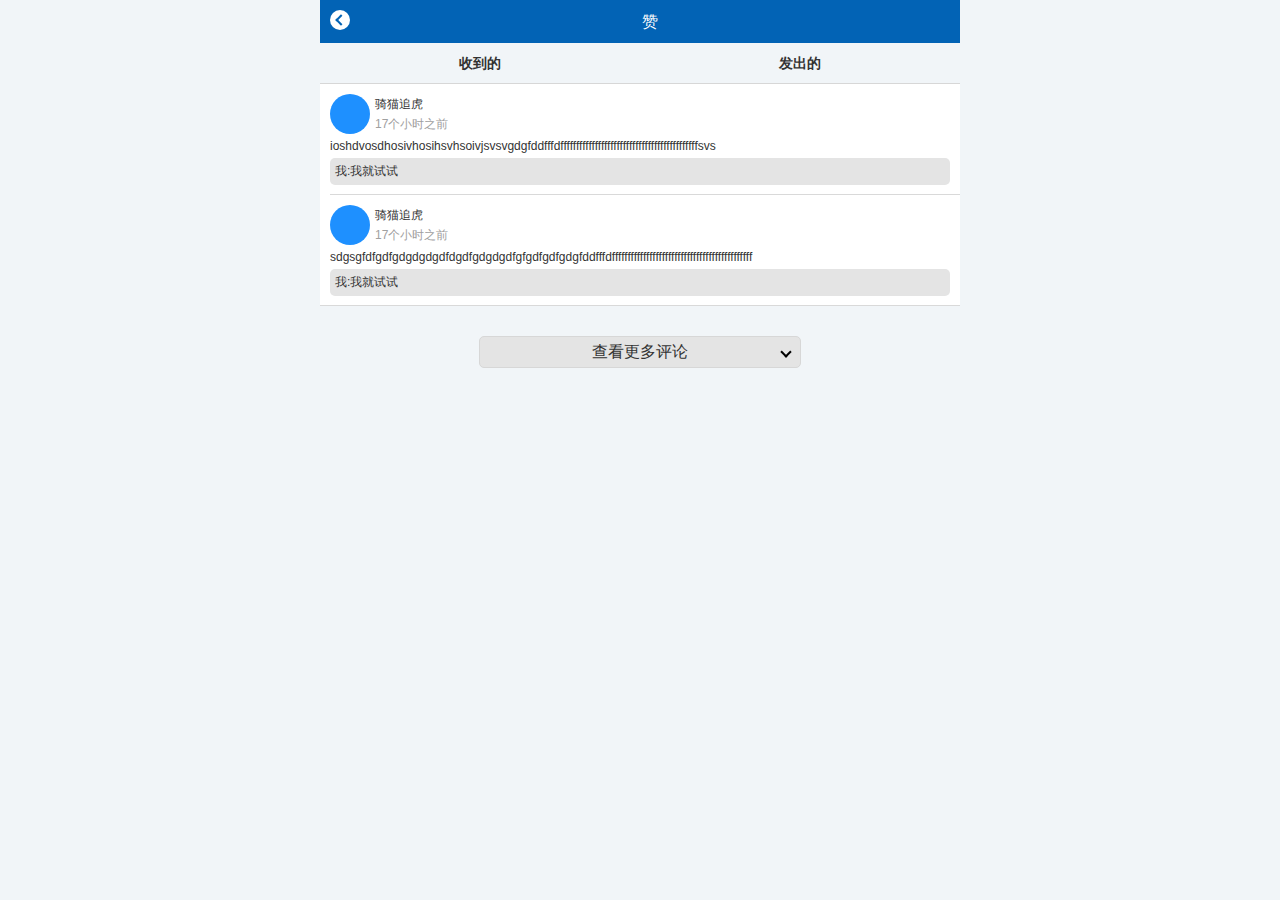
<file: news/approve.html>
<!DOCTYPE html>
<html>
<head lang="en">
    <meta charset="UTF-8">
    <meta http-equiv="Content-Type" content="text/html; charset=utf-8">
    <meta name="apple-mobile-web-app-capable" content="yes">
    <meta name="apple-mobile-web-app-status-bar-style" content="black">
    <meta name="format-detection" content="telephone=no">
    <meta name="viewport" content="width=device-width, initial-scale=1, minimum-scale=1, maximum-scale=1">
    <title>消息</title>
    <link rel="stylesheet" href="../css/reset.css"/>
    <style>
        html {
            width: 100%;
            height: 100%;
            background:rgba(241, 245, 248, 1);
            overflow: hidden;
        }

        body {
            font-family: "PingFang SC Light", "Heiti SC", "San Francisco", "Helvetica";
            color: #333;
            min-width: 320px;
            max-width: 640px;
            overflow-x: hidden;
            margin: 0 auto;
            -webkit-overflow-scrolling: touch;
        }

        header {
            color: white;
            padding: 10px;
            line-height: 23px;
            font-size: 16px;
            background: #0263B5;
            text-align: center;
        }

        header a {
            position: relative;
            float: left;
            width: 20px;
            height: 20px;
            background-color: white;
            border-radius: 50%;
        }

        header a:after {
            position: absolute;
            top: 6px;
            left: 7px;
            content: "";
            display: inline-block;
            transform: rotate(-135deg);
            height: 6px;
            width: 6px;
            border-width: 2px 2px 0 0;
            border-color: #0263B5;
            border-style: solid;
        }

        .head {
            height: 40px;
            line-height: 40px;
            border-bottom: 1px solid #d7d7d7;
        }

        .head div {
            width: 50%;
            font-weight: bold;
            text-align: center;
            /*box-sizing: border-box;*/
            float: left;
            font-size: 14px;
        }

        .content {
            font-size: 12px;
            background: white;
        }

        .content ul li {
            position: relative;
            padding: 10px;
        }

        .content ul li:after {
            position: absolute;
            display: block;
            content: "";
            width: 100%;
            height: 1px;
            bottom: 0;
            background: #d9d9d9;
        }

        .content ul li:last-child:after {
            left: 0;
        }

        .someone {
            overflow: hidden;

        }

        .someone > div {
            float: left;
        }

        .portrait {
            width: 40px;
            height: 40px;
            left: 15px;
            border-radius: 50% 50%;
            background: dodgerblue;
        }

        .detail {
            padding-left: 5px;
        }

        .detail div {
            height: 20px;
            line-height: 20px;
        }

        .time {
            color: #a0a0a0;
        }

        .content ul li p {
            padding-top: 5px;
            text-align: justify;
            word-break: break-all;
            word-wrap: break-word;
        }

        .discuss {
            margin-top:5px ;
            padding: 5px;
            background-color: rgba(228, 228, 228, 1);
            border-radius: 5px;
        }
        .loadingMore {
            position: relative;
            margin: 30px auto;
            width: 50%;
            height: 30px;
            line-height: 30px;
            border: 1px solid #d7d7d7;
            border-radius: 5px;
            text-align: center;
            background: rgba(228, 228, 228, 1);
        }
        .loadingMore:after {
            content: " ";
            display: inline-block;
            transform: rotate(135deg);
            height: 6px;
            width: 6px;
            border-width: 2px 2px 0 0;
            border-color: black;
            border-style: solid;
            position: absolute;
            top: 45%;
            right: 10px;
            margin-top: -3px;
        }
    </style>
</head>
<body>
<header>
    <a href="index.html"></a>
    <h1 class="header">赞</h1>
</header>
<main>
    <div class="head">
        <div class="get">收到的</div>
        <div class="send">发出的</div>
    </div>
    <div class="content">
        <ul>
            <li>
                <div class="someone">
                    <div class="portrait"></div>
                    <div class="detail">
                        <div class="name">骑猫追虎</div>
                        <div class="time">17个小时之前</div>
                    </div>
                </div>
                <p>ioshdvosdhosivhosihsvhsoivjsvsvgdgfddfffdffffffffffffffffffffffffffffffffffffffffffffsvs</p>

                <div class="discuss">
                    我:我就试试
                </div>
            </li>
            <li>
                <div class="someone">
                    <div class="portrait"></div>
                    <div class="detail">
                        <div class="name">骑猫追虎</div>
                        <div class="time">17个小时之前</div>
                    </div>
                </div>
                <p>sdgsgfdfgdfgdgdgdgdfdgdfgdgdgdfgfgdfgdfgdgfddfffdfffffffffffffffffffffffffffffffffffffffffffff</p>

                <div class="discuss">
                    我:我就试试
                </div>
            </li>
        </ul>
    </div>
    <div class="loadingMore">查看更多评论</div>
</main>
</body>
</html>
</file>
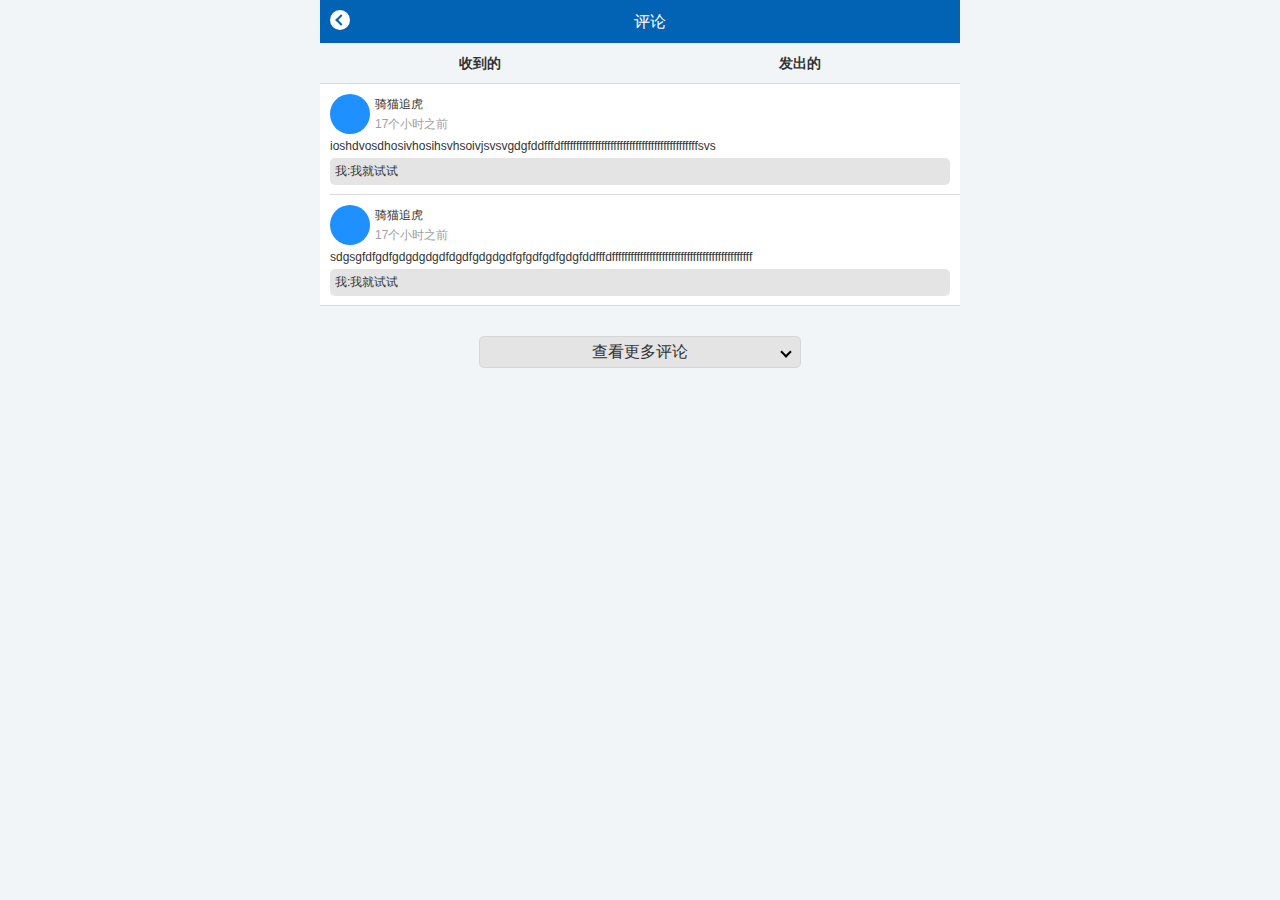
<file: news/comment.html>
<!DOCTYPE html>
<html>
<head lang="en">
    <meta charset="UTF-8">
    <meta http-equiv="Content-Type" content="text/html; charset=utf-8">
    <meta name="apple-mobile-web-app-capable" content="yes">
    <meta name="apple-mobile-web-app-status-bar-style" content="black">
    <meta name="format-detection" content="telephone=no">
    <meta name="viewport" content="width=device-width, initial-scale=1, minimum-scale=1, maximum-scale=1">
    <title>评论</title>
    <link rel="stylesheet" href="../css/reset.css"/>
    <style>
        html {
            width: 100%;
            height: 100%;
            background:rgba(241, 245, 248, 1);
            overflow: hidden;
        }

        body {
            font-family: "PingFang SC Light", "Heiti SC", "San Francisco", "Helvetica";
            color: #333;
            min-width: 320px;
            max-width: 640px;
            overflow-x: hidden;
            margin: 0 auto;
            -webkit-overflow-scrolling: touch;
        }

        header {
            color: white;
            padding: 10px;
            line-height: 23px;
            font-size: 16px;
            background: #0263B5;
            text-align: center;
        }

        header a {
            position: relative;
            float: left;
            width: 20px;
            height: 20px;
            background-color: white;
            border-radius: 50%;
        }

        header a:after {
            position: absolute;
            top: 6px;
            left: 7px;
            content: "";
            display: inline-block;
            transform: rotate(-135deg);
            height: 6px;
            width: 6px;
            border-width: 2px 2px 0 0;
            border-color: #0263B5;
            border-style: solid;
        }

        .head {
            height: 40px;
            line-height: 40px;
            border-bottom: 1px solid #d7d7d7;
        }

        .head div {
            width: 50%;
            font-weight: bold;
            text-align: center;
            /*box-sizing: border-box;*/
            float: left;
            font-size: 14px;
        }

        .content {
            font-size: 12px;
            background: white;
        }

        .content ul li {
            position: relative;
            padding: 10px;
        }

        .content ul li:after {
            position: absolute;
            display: block;
            content: "";
            width: 100%;
            height: 1px;
            bottom: 0;
            background: #d9d9d9;
        }

        .content ul li:last-child:after {
            left: 0;
        }

        .someone {
            overflow: hidden;

        }

        .someone > div {
            float: left;
        }

        .portrait {
            width: 40px;
            height: 40px;
            left: 15px;
            border-radius: 50% 50%;
            background: dodgerblue;
        }

        .detail {
            padding-left: 5px;
        }

        .detail div {
            height: 20px;
            line-height: 20px;
        }

        .time {
            color: #a0a0a0;
        }

        .content ul li p {
            padding-top: 5px;
            text-align: justify;
            word-break: break-all;
            word-wrap: break-word;
        }

        .discuss {
            margin-top:5px ;
            padding: 5px;
            background-color: rgba(228, 228, 228, 1);
            border-radius: 5px;
        }
        .loadingMore {
            position: relative;
            margin: 30px auto;
            width: 50%;
            height: 30px;
            line-height: 30px;
            border: 1px solid #d7d7d7;
            border-radius: 5px;
            text-align: center;
            background: rgba(228, 228, 228, 1);
        }
        .loadingMore:after {
            content: " ";
            display: inline-block;
            transform: rotate(135deg);
            height: 6px;
            width: 6px;
            border-width: 2px 2px 0 0;
            border-color: black;
            border-style: solid;
            position: absolute;
            top: 45%;
            right: 10px;
            margin-top: -3px;
        }
    </style>
</head>
<body>
<header>
    <a href="index.html"></a>

    <h1 class="header">评论</h1>
</header>
<main>
    <div class="head">
        <div class="get">收到的</div>
        <div class="send">发出的</div>
    </div>
    <div class="content">
        <ul>
            <li>
                <div class="someone">
                    <div class="portrait"></div>
                    <div class="detail">
                        <div class="name">骑猫追虎</div>
                        <div class="time">17个小时之前</div>
                    </div>
                </div>
                <p>ioshdvosdhosivhosihsvhsoivjsvsvgdgfddfffdffffffffffffffffffffffffffffffffffffffffffffsvs</p>

                <div class="discuss">
                    我:我就试试
                </div>
            </li>
            <li>
                <div class="someone">
                    <div class="portrait"></div>
                    <div class="detail">
                        <div class="name">骑猫追虎</div>
                        <div class="time">17个小时之前</div>
                    </div>
                </div>
                <p>sdgsgfdfgdfgdgdgdgdfdgdfgdgdgdfgfgdfgdfgdgfddfffdfffffffffffffffffffffffffffffffffffffffffffff</p>

                <div class="discuss">
                    我:我就试试
                </div>
            </li>
        </ul>
    </div>
    <div class="loadingMore">查看更多评论</div>
</main>
</body>
</html>
</file>
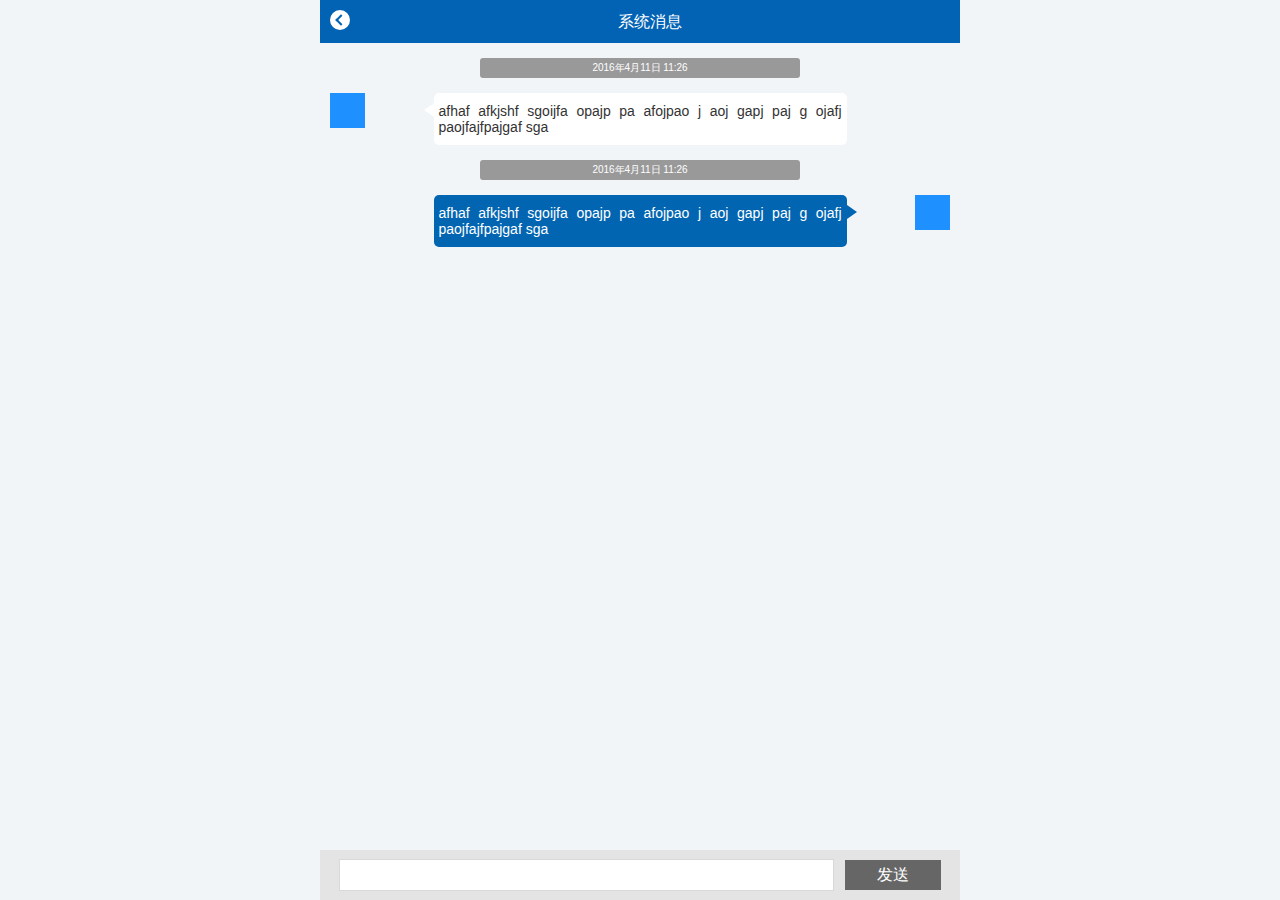
<file: news/someone.html>
<!DOCTYPE html>
<html>
<head lang="en">
    <meta charset="UTF-8">
    <meta http-equiv="Content-Type" content="text/html; charset=utf-8">
    <meta name="apple-mobile-web-app-capable" content="yes">
    <meta name="apple-mobile-web-app-status-bar-style" content="black">
    <meta name="format-detection" content="telephone=no">
    <meta name="viewport" content="width=device-width, initial-scale=1, minimum-scale=1, maximum-scale=1">
    <title>消息</title>
    <link rel="stylesheet" href="../css/reset.css"/>
    <style>
        html {
            width: 100%;
            height: 100%;
            background: rgba(241, 245, 248, 1);
            overflow: hidden;
        }

        body {
            font-family: "PingFang SC Light", "Heiti SC", "San Francisco", "Helvetica";
            color: #333;
            min-width: 320px;
            max-width: 640px;
            overflow-x: hidden;
            margin: 0 auto;
            -webkit-user-select:none;
            -moz-user-select:none;
            -ms-user-select:none;
            user-select:none;
            -webkit-overflow-scrolling: touch;
        }

        header {
            color: white;
            padding: 10px;
            line-height: 23px;
            font-size: 16px;
            background: #0263B5;
            text-align: center;
        }

        header a {
            position: relative;
            float: left;
            width: 20px;
            height: 20px;
            background-color: white;
            border-radius: 50%;
        }

        header a:after {
            position: absolute;
            top: 6px;
            left: 7px;
            content: "";
            display: inline-block;
            transform: rotate(-135deg);
            height: 6px;
            width: 6px;
            border-width: 2px 2px 0 0;
            border-color: #0263B5;
            border-style: solid;
        }

        time {
            display: block;
            color: #FFFFFF;
            font-size: 10px;
            margin: 15px auto;
            width: 50%;
            height: 20px;
            line-height: 20px;
            text-align: center;
            border-radius: 3px;
            background: rgba(153, 153, 153, 1);
        }

        .talkContent {
            padding: 0 10px;
        }

        .portrait {
            width: 35px;
            height: 35px;
            left: 15px;
            background: dodgerblue;
        }

        main > div:nth-child(odd) > div .portrait {
            float: left;

        }

        main > div:nth-child(even) > div .portrait {
            float: right;
        }

        .talkContent {
            overflow: hidden;
        }

        .talk {
            position: relative;
            margin: 0 auto;
            padding:10px 5px;
            width: 65%;
            font-size: 14px;
            text-align: justify;
            background: white;
            border-radius: 5px;
            z-index:99 ;
        }
        main > div:nth-child(odd) > div .talk:before{
            content: "";
            display: block;
            position: absolute;
            left: -10px;
            top: 20%;
            width: 0;
            height: 0;
            border-top: 7px solid transparent;
            border-right: 10px solid white;
            border-bottom: 7px solid transparent;
        }
        main > div:nth-child(even) > div .talk{
            background: #0265B2;
            color: white;
        }
        main > div:nth-child(even) > div .talk:before {
            content: "";
            display: block;
            position: absolute;
            top: 20%;
            right: -10px;
            width: 0;
            height: 0;
            border-top: 7px solid transparent;
            border-left: 10px solid #0265B2;
            border-bottom: 7px solid transparent;
        }
        .footer {
            position: fixed;
            min-width: 320px;
            max-width: 640px;
            overflow-x: hidden;
            margin: 0 auto;
            bottom: 0;
            width: 100%;
            height: 50px;
            line-height: 50px;
            flex-flow: row nowrap;
            background-color:rgba(228, 228, 228, 1);
        }
        .footer input {
            margin: auto;
            height: 30px;
            margin-left: 3%;
            width: 77%;
            border: 1px solid #d9d9d9;
        }
        .footer span{
            float: right;
            display: inline-block;
            width: 15%;
            color: white;
            margin-right: 3%;
            margin-top: 10px;
            text-align: center;
            height: 30px;
            line-height: 30px;
            background-color: rgba(102, 102, 102, 1);
        }

    </style>
</head>
<body>
<header>
    <a href="index.html"></a>

    <h1 class="header">系统消息</h1>
</header>
<main>
    <div>
        <time>2016年4月11日 11:26</time>
        <div class="talkContent">
            <div class="portrait"></div>
            <div class="talk">afhaf afkjshf sgoijfa opajp pa afojpao j aoj gapj paj g ojafj paojfajfpajgaf sga</div>
        </div>
    </div>
    <div>
        <time>2016年4月11日 11:26</time>
        <div class="talkContent">
            <div class="portrait"></div>
            <div class="talk">afhaf afkjshf sgoijfa opajp pa afojpao j aoj gapj paj g ojafj paojfajfpajgaf sga</div>
        </div>
    </div>
</main>
<div class="footer">
    <input type="text">
    <span>发送</span>
</div>
</body>
<script src="../js/jquery.min.js"></script>
<script src="../js/pmsg.js"></script>
<script>

$(function(){
    var BindData={
        queryURLParameter: function (url) {
            var obj = {};
            var reg = /([^?=&]+)=([^?=&]+)/g;
            url.replace(reg, function () {
                obj[arguments[1]] = arguments[2];
            });
            return obj;
        }
    };
    var Url = "http://138.128.203.57/wasai/api.php";
    var url=window.location.href;


    $('.footer span').click(function(){
         var $val=$('.footer input').val();
         var togetherMessage=new pmsg("mmessage","togetherMessage",localStorage.getItem("user_name"), localStorage.getItem("ck"),{receive_user_id:BindData.queryURLParameter(url)["togetherId"],message:$val});
        if ($input != "") {
            Send(Url,togetherMessage)
        }

    })


})


</script>
</html>
</file>
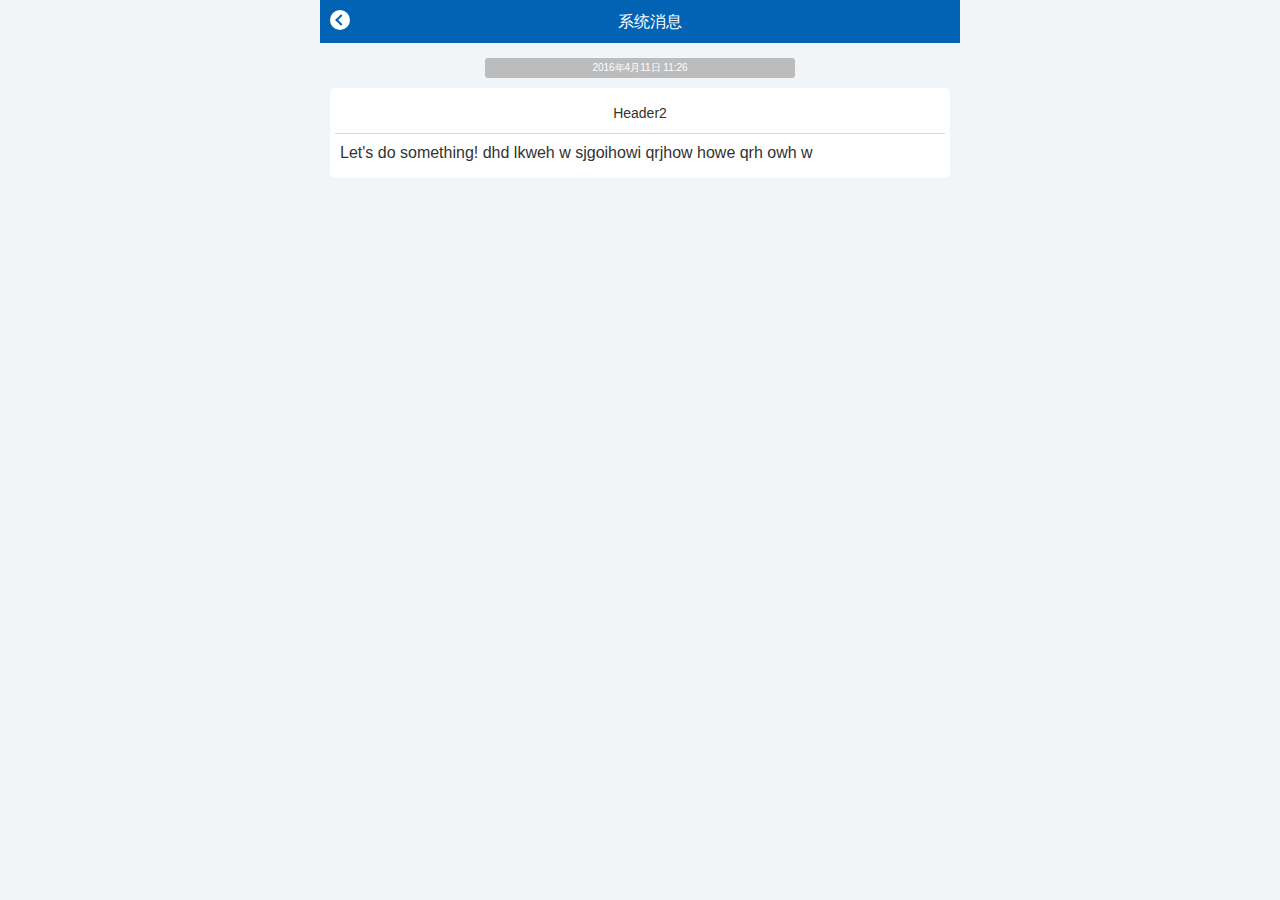
<file: news/SysMessage.html>
<!DOCTYPE html>
<html>
<head lang="en">
    <meta charset="UTF-8">
    <meta http-equiv="Content-Type" content="text/html; charset=utf-8">
    <meta name="apple-mobile-web-app-capable" content="yes">
    <meta name="apple-mobile-web-app-status-bar-style" content="black">
    <meta name="format-detection" content="telephone=no">
    <meta name="viewport" content="width=device-width, initial-scale=1, minimum-scale=1, maximum-scale=1">
    <title>系统消息</title>
    <link rel="stylesheet" href="../css/reset.css"/>
    <style>
        html {
            width: 100%;
            height: 100%;
            background: rgba(241, 245, 248, 1);
            overflow: hidden;
        }

        body {
            font-family: "PingFang SC Light", "Heiti SC", "San Francisco", "Helvetica";
            color: #333;
            min-width: 320px;
            max-width: 640px;
            overflow-x: hidden;
            margin: 0 auto;
            -webkit-overflow-scrolling: touch;
        }

        header {
            color: white;
            padding: 10px;
            line-height: 23px;
            font-size: 16px;
            background: #0263B5;
            text-align: center;
        }

        header a {
            position: relative;
            float: left;
            width: 20px;
            height: 20px;
            background-color: white;
            border-radius: 50%;
        }

        header a:after {
            position: absolute;
            top: 6px;
            left: 7px;
            content: "";
            display: inline-block;
            transform: rotate(-135deg);
            height: 6px;
            width: 6px;
            border-width: 2px 2px 0 0;
            border-color: #0263B5;
            border-style: solid;
        }

        main {
            padding: 10px;
        }

        /*main div{
            width: 100%;
            height: 100px;
        }*/
        time {
            display:block;
            color:#FFFFFF;
            font-size: 10px;
            margin: 5px auto;
            width: 50%;
            height: 20px;
            line-height: 20px;
            text-align: center;
            border-radius: 3px;
            background: rgba(188, 188, 188, 1);
        }
        section{
            background: white;
            padding: 5px;
            margin-top:10px;
            border-radius: 5px;
        }
        section h2{
            font-size: 14px;
            height: 40px;
            line-height: 40px;
            text-align: center;
        }
        section h2:after{
            content: "";
            display: block;
            height: 1px;
            top: 0;
            background: #d9d9d9;
        }
        section p{
            padding: 5px;
            line-height: 30px;

        }
    </style>
</head>
<body>
<header>
    <a href="index.html"></a>

    <h1 class="header">系统消息</h1>
</header>
<main>
    <div>
        <time>2016年4月11日 11:26</time>
        <section>
            <h2>
                Header2
            </h2>

            <p>
                Let's do something! dhd  lkweh w sjgoihowi qrjhow howe qrh owh w
            </p>
        </section>
    </div>
</main>
</body>
</html>
</file>
<file: css/wasai.css>
@charset "utf-8";
html{color:#000;background:#fff;overflow-y:scroll;-webkit-text-size-adjust:100%;-ms-text-size-adjust:100%}html *{outline:0;-webkit-text-size-adjust:none;-webkit-tap-highlight-color:rgba(0,0,0,0)}html,body{font-family:sans-serif}body,div,dl,dt,dd,ul,ol,li,h1,h2,h3,h4,h5,h6,pre,code,form,fieldset,legend,input,textarea,p,blockquote,th,td,hr,button,article,aside,details,figcaption,figure,footer,header,hgroup,menu,nav,section{margin:0;padding:0}input,select,textarea{font-size:100%}table{border-collapse:collapse;border-spacing:0}fieldset,img{border:0}abbr,acronym{border:0;font-variant:normal}del{text-decoration:line-through}address,caption,cite,code,dfn,em,th,var{font-style:normal;font-weight:500}ol,ul{list-style:none}caption,th{text-align:left}h1,h2,h3,h4,h5,h6{font-size:100%;font-weight:500}q:before,q:after{content:''}sub,sup{font-size:75%;line-height:0;position:relative;vertical-align:baseline}sup{top:-.5em}sub{bottom:-.25em}a:hover{text-decoration:underline}ins,a{text-decoration:none;color: inherit}

html {
    -ms-text-size-adjust: 100%;
    -webkit-text-size-adjust: 100%;
}

html, body {
    -webkit-user-select: none;
    user-select: none;
    outline: 0;
    -webkit-tap-highlight-color: transparent;
    -moz-tap-highlight-color: transparent;
    -ms-tap-highlight-color: transparent;
    tap-highlight-color: transparent;
}

body {
    font-family: Helvetica, STHeiti STXihei, Microsoft JhengHei, Microsoft YaHei, Arial;
    color: #333;
    min-width: 320px;
    max-width: 640px;
    overflow-x: hidden;
    margin: 0 auto;
    -webkit-overflow-scrolling: touch;
}

::-webkit-input-placeholder {
    color: #bbb;
}

input, button, img, a {
    outline: none;
}

input[type="text"], input[type="number"], input[type="password"] {
    -webkit-appearance: none;
    border-radius: 0;
}

a {
    text-decoration: none;
    background-color: transparent;
}

img {
    border: 0;
    height: 100%;
    vertical-align: middle;
}

em, i, s {
    font-style: normal;
}

ul, li {
    list-style: none;
}

table {
    border-collapse: collapse;
    text-align: center;
}

.fl {
    float: left;
}

.fr {
    float: right;
    font-size: 14px;
    color: #1875d4;
    text-align: center;
    padding-right: 3%;
    margin-right: 3%;
}

.iconClear {
    position: relative;
    height: 14px;
    width: 14px;
    background-position: 0 -50px;
}

.clearfix {
    *zoom: 1;
}

.clearfix:before, .clearfix:after {
    content: "";
    display: table;
    height: 0;
    font-size: 0;
    line-height: 0;
    visibility: hidden;
    clear: both;
}

.flex {
    display: -webkit-box;
    display: -moz-box;
    display: -ms-flexbox;
    display: -webkit-flex;
    display: flex;
}

.remind {
    color: #3dbdff;
    font-size: 13px;
}

.hide {
    display: none;
}

/* ico */
.ws-ico {
    background: url('../images/newIcon.png') no-repeat;
    background-size: 100px 150px;
    display: inline-block;
    vertical-align: middle;
}

.ico-location1 {
    position: relative;
    top: -1px;
    margin-right: 3px;
    height: 14px;
    width: 14px;
    background-position: 0 -84px;
}

.ico-time, .ico-time2 {
    position: relative;
    height: 12px;
    width: 12px;
    background-position: 0 0;
    top: -1px;
}

.ico-arrow {
    height: 6px;
    width: 10px;
    background-position: 0 -28px;
}

.ico-location2, .ico-location {
    position: relative;
    top: -1px;
    height: 12px;
    width: 12px;
    background-position: 0 -14px;
}

.ico-hot {
    height: 15px;
    width: 20px;
    background-position: 0 -62px;
}

.ico-calendar {
    height: 23px;
    width: 23px;
    background-position: 0 -59px;
}

.btn {
    display: inline-block;
    text-align: center;
    border: 1px solid transparent;
    border-radius: 3px;
    box-sizing: border-box;
    font-size: 15px;
    padding: 0;
    background-color: #3dbdff;
}

.btn-join {
    background-color: #3dbdff;
    color: #fff;
    width: 70px;
    height: 21px;
    line-height: 21px;
}

/* index */
.race-banner {
}

.logo {
    height: 46px;
    line-height: 46px;
    font-size: 22px;
    font-weight:bold;
    color: white;
    text-indent:50px;
    display: flex;
    flex-flow: row nowrap;
    justify-content: space-between;
    background-color: #0265B2;
}

.logo_ico {
    background: url('../images/icon.png') no-repeat;
    background-size: 52px 136px;
    display: inline-block;
    vertical-align: middle;
}

.logo span {
    margin-top: 12px;
    margin-left: 15px;
    width: 50px;
    height:51px ;
    background-position: 0 -85px;
    z-index: 5;
}

.logo ul {
    position: relative;
    top: 11px;
}

.logo ul li {
    float: right;
    width: 30px;
    height: 25px;

}
.logo ul li:nth-child(1){
    background-position: 0 -48px;
}
.logo ul li:nth-child(3){
    background-position: 0 -21px;
}

.race-banner-box {
    position: relative;
}

.focus {
    width: 100%;
    height: 120px;
    margin: 0 auto;
    position: relative;
    overflow: hidden;
}

.focus .hd {
    width: 100%;
    height: 40px;
    position: absolute;
    z-index: 1;
    bottom: 0;
    text-align: center;
    background: -moz-linear-gradient(top, rgba(255, 255, 255, 0) 0%, rgba(71, 75, 77, 1) 100%);
    background: -webkit-linear-gradient(top, rgba(255, 255, 255, 0) 0%, rgba(71, 75, 77, 1) 100%);
    background: linear-gradient(to bottom, rgba(255, 255, 255, 0) 0%, rgba(71, 75, 77, 1) 100%);
}

.focus .hd ul {
    display: inline-block;
    height: 5px;
    padding: 28px 5px 3px;
    -webkit-border-radius: 5px;
    -moz-border-radius: 5px;
    border-radius: 5px;
    font-size: 0;
}

.focus .hd ul li {
    display: inline-block;
    background-color: rgba(255, 255, 255, 0.7);
    width: 5px;
    height: 5px;
    -webkit-border-radius: 5px;
    -moz-border-radius: 5px;
    border-radius: 5px;
    background: #8C8C8C;
    margin: 0 5px;
    vertical-align: top;
    overflow: hidden;
}

.focus .hd ul .on {
    background-color: rgba(255, 255, 255, 1);
}

.focus .bd {
    position: relative;
    z-index: 0;
}

.focus .bd li img {
    width: 100%;
    height: 120px;
    background: url('../images/loading.gif') center center no-repeat;
}

.focus .bd li a {
    -webkit-tap-highlight-color: rgba(0, 0, 0, 0);
}

.race-fiter {
    height: 40px;
    position: relative;
    z-index: 10;
}

.shelter {
    position: fixed;
    top: 0;
    left: 0;
    width: 100%;
    height: 100%;
    background-color: black;
    z-index: 6;
    -moz-opacity: 0.5;
    opacity: .50;
    filter: alpha(opacity=50);
}

.race-fiter-list {
    display: table;
    width: 100%;
    overflow: hidden;
    font-size: 14px;
    height: 100%;
}

.race-fiter-list li {
    display: table-cell;
    height: 100%;
    line-height: 40px;
    text-align: center;
    position: relative;
    background: white;
}
.race-fiter-list li:last-child{
    width: 30%;
}
.race-fiter-list li:last-child span{
    display: inline-block;
    text-indent: 5px;
}
.race-fiter-list li::after {
    content: '';
    width: 1px;
    height: 20px;
    background-color: #e6e6e6;
    position: absolute;
    right: 0;
    top: 10px;
}

.race-fiter-list li.change:after {
    top: 0;
    height: 100%;
}

.race-fiter-list li:last-child::after {
    display: none;
}

.race-fiter-list li .ws-ico {
    margin-left: 3px;
    position: relative;
    -webkit-transition: all 0.3s ease;
    transition: all 0.3s ease;
}

.point {
    width: 6px;
    height: 6px;
    background-color: #f00;
    border-radius: 50%;
    display: inline-block;
    position: absolute;
    right: -3px;
    top: -3px;
}

.race-fiter-list li.selected {
    background-color: #e6e6e6;
}

.race-fiter-list li.selected .ico-arrow {
    -webkit-transform: rotate(180deg);
    transform: rotate(180deg);
}

.filter-detail-list {
    position: absolute;
    width: 100%;
    height: 100%;
}

.filter-detail-list li {
    line-height: 40px;
    height: 40px;
    border-bottom: 1px solid #e0e0e0;
    background-color: #fff;
    font-size: 14px;
    text-indent: 4%;
}

.zone-list div {
    position: relative;
    background: white;
    width: 50%;
    height: 280px;;
    max-height: 280px;
    overflow-x: hidden;
    overflow-y: scroll;
    display: block;
}

.zone-list .zone-l {
    float: left;
}

.zone-list .zone-r {
    float: right;
}

.zone-l li.selected {
    background-color: #e3e3e3;
}

.zone-r ul {
    display: none;
}

.zone-r ul.selected {
    display: block;
    position: relative;
}

.zone-list .zone-r ul li {
    background-color: #e3e3e3;
}

/*.calendar-list {
    position: absolute;
    width: 100%;
    left: 0;
    top: 44px;
    z-index: 9;
    line-height: 10px;
}*/

.datepick-cmd-prevDay, .datepick-cmd-nextDay {
    display: none !important;
}

.calendar-footer {
    width: 100%;
    padding: 10px 0;
    text-align: center;
    background: #FFF;
    position: relative;
}

.calendar-footer .btn-ok {
    width: 160px;
    height: 40px;
    line-height: 40px;
    color: #fff;
}

.clearDate {
    position: absolute;
    right: 4%;
    top: 20px;
    color: #999;
}

.order-list ul li.selected {
    background: #e6e6e6;
}

.status-list ul li.selected {
    background: #e6e6e6;
}

.type-list ul li.selected {
    background: #e6e6e6;
}

.zone-r ul li.selected {
    color: #225fba;
}

.race-section {
    background-color: #f2f2f2;
    padding: 0 10px 60px;
}

.race-section ul li {
    margin-bottom: 5px;
    border-radius: 5px;
    border: 1px solid transparent;
    overflow: hidden;
}

.race-statistics {
    font-size: 12px;
    color: #4D4D4D;
    height: 30px;
    line-height: 30px;
    text-indent: 5%;
    background-color: #f2f2f2;
}

.race-statistics::after {
    content: "";
    display: block;
    height: 1px;
    background: white;
}

.race-list li {
    margin-bottom: 10px;
}

.race-idx-img {
    position: relative;
    height: 120px;
    border: 1px solid #d7d7d7;
    overflow: hidden;
    border-radius: 7px 7px 0 0;
}

.figcaption {
    position: absolute;
    padding-left: 11px;
    font-size: 12px;
    height: 25px;
    line-height: 25px;
    left: 0;
    right: 0;
    bottom: 0;
    color: white;
    background: linear-gradient(to bottom, rgba(0, 0, 0, 0.1) 0%, rgba(71, 75, 77, 0.8) 100%);
}

.race-idx-header {
    border: 1px solid #d7d7d7;
    border-top: 0;
    background-color: #fff;
    position: relative;
    padding: 5px 8px;
    border-radius: 0 0 7px 7px;
}

.race-idx-header h2 {
    font-size: 16px;
    margin-bottom: 5px;
    padding-left: 3px;
    color: #333;
    width: 70%;
    text-overflow: ellipsis;
    white-space: nowrap;
    overflow: hidden;
}

.race-idx-header h2 .ico-hot {
    position: relative;
    top: -10px;
}

.race-idx-header .status {
    position: absolute;
    padding: 2.5px;
    right: 8px;
    color: #fff;
    text-align: center;
    font-size: 14px;
    height: 16px;
    line-height: 16px;
    border-radius: 3px;
    z-index: 2;
}

.status1 {
    background-color: #48a1dd;
}

.status2 {
    background-color: #ffc11a;
}

.status3 {
    background-color: #cccccc;
}

.race-idx-header .status1::after {
    border-top-color: #3d88ba;
    border-left-color: #3d88ba;
}

.race-idx-header .status2::after {
    border-top-color: #bf9113;
    border-left-color: #bf9113;
}

.race-idx-ps {
    padding: 0;
    margin: 0 0 5px 0;
    font-size: 12px;
    height: 12px;
    color: #999;
    margin-left: 3px;
}

.race-idx-ps .ws-ico {
    margin-right: 2px;
}

.race-idx-date {
    margin-right: 3px;
    display: inline-block;
    height: 100%;
    line-height: 12px;
}

.race-idx-location {
    margin-right: 3px;
    display: inline-block;
    height: 100%;
    width: 140px;
    line-height: 12px;
    text-overflow: ellipsis;
    white-space: nowrap;
    overflow: hidden;
}

.race-idx-type {
    position: absolute;
    height: 12px;
    line-height: 12px;
    right: 8px;
    bottom: 10px;
    display: inline-block;
}

.race-idx-type span {
    display: inline-block;
    padding: 0 1px;
    height: 12px;
    border-radius: 2px;
    text-align: center;
    line-height: 12px;
    white-space: nowrap;
    color: white;
    background-color: pink;
}

.no-match {
    display: block;
    height: 40px;
    line-height: 40px;
    background-color: #eaeaea;
    text-align: center;
    color: #BBB;
}

.loading {
    display: block;
    height: 40px;
    line-height: 40px;
    background-color: #eaeaea;
    text-align: center;
    color: #BBB;

}

/* detail */
.forColor{
    height: 10px;
    background-color: #e6e6e6;
}
.recommendation{
    padding: 10px;
    font-size: 12px;
}
.recommendation h2{
    font-size: 14px;
}
.race-title {
    position: relative;
    font-weight: bold;
    display: inline-block;
    font-size: 15px;
    border-bottom: 1px solid #fff;
    z-index: 1;
    padding-top: 32px;
}

.race-snippet {
    position: relative;
    font-size: 13px;
    z-index: 1;
    padding: 3px 0;
}

.race-date {
    font-size: 12px;
    position: relative;
    z-index: 1;
}

/*.race-detail-header { position: relative; background-color: #e6e6e6; }*/
.race-detail-title {
    background-color: #fff;
    padding: 5px 8px;
}

.race-detail-title h2 {
    display: inline-block;
    font-size: 14px;
    color: #333;
    margin-bottom: 10px;
}

.race-detail-ps {
    color: #999;
    font-size: 12px;
}

.race-detail-ps .ws-ico {
    margin-right: 4px;
}

.race-datetime {
    display: inline-block;
    width: 103px;
}

.race-detail-header .btn {
    position: absolute;
    right: 8px;
    color: #fff;
    font-size: 14px;
    height: 21px;
    line-height: 21px;
    border-radius: 2px;
    top: 5px;

}

.race-description {
    background-color: #fff;
    padding: 10px 5px 10px 8px;
    font-size: 13px;
    text-align: justify;
}

.race-article {
    font-size: 12px;
}

.atc-title {
    background-color: #e6e6e6;
    color: #666;
    height: 34px;
    line-height: 34px;
    padding-left: 8px;
    font-size: 14px;
}

.atc-group {
    padding: 0 5px 0 8px;
}

.atc-group li {
    padding: 8px 0;
    border-bottom: 1px solid #d5d4d3;
}

.atc-group li:last-child {
    border-bottom: 0;
}

.atc-group li span {
    -webkit-box-flex: 1;
    -moz-box-flex: 1;
    -webkit-flex: 1;
    -ms-flex: 1;
    flex: 1;
    display: block;
    line-height: 22px;
}

.act-group-btns {
    margin-right: 5px;
    background-color: #fff;
    border-color: #eb5b45;
    color: #eb5b45;
    height: 22px;
    line-height: 22px;
    padding: 0;
    width: 63px;
    font-size: 12px;
}

.atc-intro {
    padding: 5px 5px 5px 7px;
    margin-bottom: 5px;
    text-align: justify;
}

.atc-pic {
    padding: 0 5px;
}

.atc-pic img {
    width: 100%;
}

.atc-info {
    padding: 0 5px;
    font-size: 12px;
}

.atc-subtitle {
    border-left: 2px solid #3dbdff;
    margin:10px 0;
    line-height: 20px;
    padding-left: 4px;
    font-weight: 400;
    font-size: 14px;
}

.atc-subcontent {
    line-height: 19px;
    padding-left: 6px;
}

.onekey-box {
    text-align: center;
    padding: 18px 0;
    background: #e6e6e6;
}

.btn-onekey {
    width: 160px;
    height: 35px;
    line-height: 35px;
    font-size: 16px;
    color: #fff;
}

.animated {
    -webkit-animation-duration: 0.3s;
    animation-duration: 0.3s;
    -webkit-animation-fill-mode: both;
    animation-fill-mode: both;
}

@-webkit-keyframes fadeInDown {
    from {
        opacity: 0;
        -webkit-transform: translate3d(0, -100%, 0);
        transform: translate3d(0, -100%, 0);
    }
    to {
        opacity: 1;
        -webkit-transform: none;
        transform: none;
    }
}

@keyframes fadeInDown {
    from {
        opacity: 0;
        -webkit-transform: translate3d(0, -100%, 0);
        transform: translate3d(0, -100%, 0);
    }
    to {
        opacity: 1;
        -webkit-transform: none;
        transform: none;
    }
}

.fadeInDown {
    -webkit-animation-name: fadeInDown;
    animation-name: fadeInDown;
}

/* form */
</file>
<file: css/weui.min.css>
/*!
 * WeUI v0.4.0 (https://github.com/weui/weui)
 * Copyright 2016 Tencent, Inc.
 * Licensed under the MIT license
 */html{-ms-text-size-adjust:100%;-webkit-text-size-adjust:100%}body{line-height:1.6;font-family:Helvetica Neue,Helvetica,Arial,sans-serif}*{margin:0;padding:0}a img{border:0}a{text-decoration:none}@font-face{font-weight:400;font-style:normal;font-family:weui;src:url('[data-uri]') format('truetype')}[class*=" weui_icon_"]:before,[class^=weui_icon_]:before{font-family:weui;font-style:normal;font-weight:400;speak:none;display:inline-block;vertical-align:middle;text-decoration:inherit;width:1em;margin-right:.2em;text-align:center;font-variant:normal;text-transform:none;line-height:1em;margin-left:.2em}.weui_icon_circle:before{content:"\EA01"}.weui_icon_download:before{content:"\EA02"}.weui_icon_info:before{content:"\EA03"}.weui_icon_safe_success:before{content:"\EA04"}.weui_icon_safe_warn:before{content:"\EA05"}.weui_icon_success:before{content:"\EA06"}.weui_icon_success_circle:before{content:"\EA07"}.weui_icon_success_no_circle:before{content:"\EA08"}.weui_icon_waiting:before{content:"\EA09"}.weui_icon_waiting_circle:before{content:"\EA0A"}.weui_icon_warn:before{content:"\EA0B"}.weui_icon_info_circle:before{content:"\EA0C"}.weui_icon_cancel:before{content:"\EA0D"}.weui_icon_search:before{content:"\EA0E"}.weui_icon_clear:before{content:"\EA0F"}[class*=" weui_icon_"]:before,[class^=weui_icon_]:before{margin:0}.weui_icon_success:before{font-size:23px;color:#09bb07}.weui_icon_waiting:before{font-size:23px;color:#10aeff}.weui_icon_warn:before{font-size:23px;color:#f43530}.weui_icon_info:before{font-size:23px;color:#10aeff}.weui_icon_success_circle:before,.weui_icon_success_no_circle:before{font-size:23px;color:#09bb07}.weui_icon_waiting_circle:before{font-size:23px;color:#10aeff}.weui_icon_circle:before{font-size:23px;color:#c9c9c9}.weui_icon_download:before,.weui_icon_info_circle:before{font-size:23px;color:#09bb07}.weui_icon_safe_success:before{color:#09bb07}.weui_icon_safe_warn:before{color:#ffbe00}.weui_icon_cancel:before{color:#f43530;font-size:22px}.weui_icon_clear:before,.weui_icon_search:before{color:#b2b2b2;font-size:14px}.weui_icon_msg:before{font-size:104px}.weui_icon_warn.weui_icon_msg:before{color:#f76260}.weui_icon_safe:before{font-size:104px}.weui_btn.weui_btn_mini{line-height:1.9;font-size:14px;padding:0 .75em;display:inline-block}button.weui_btn,input.weui_btn{width:100%;border-width:0;outline:0;-webkit-appearance:none}button.weui_btn:focus,input.weui_btn:focus{outline:0}button.weui_btn_inline,button.weui_btn_mini,input.weui_btn_inline,input.weui_btn_mini{width:auto}.weui_btn+.weui_btn{margin-top:15px}.weui_btn.weui_btn_inline+.weui_btn.weui_btn_inline{margin-top:auto;margin-left:15px}.weui_btn_area{margin:1.17647059em 15px .3em}.weui_btn_area.weui_btn_area_inline{display:-webkit-box;display:-webkit-flex;display:-ms-flexbox;display:flex}.weui_btn_area.weui_btn_area_inline .weui_btn{margin-top:auto;margin-right:15px;width:100%;-webkit-box-flex:1;-webkit-flex:1;-ms-flex:1;flex:1}.weui_btn_area.weui_btn_area_inline .weui_btn:last-child{margin-right:0}.weui_btn{position:relative;display:block;margin-left:auto;margin-right:auto;padding-left:14px;padding-right:14px;box-sizing:border-box;font-size:18px;text-align:center;text-decoration:none;color:#fff;line-height:2.33333333;border-radius:5px;-webkit-tap-highlight-color:rgba(0,0,0,0);overflow:hidden}.weui_btn:after{content:" ";width:200%;height:200%;position:absolute;top:0;left:0;border:1px solid rgba(0,0,0,.2);-webkit-transform:scale(.5);transform:scale(.5);-webkit-transform-origin:0 0;transform-origin:0 0;box-sizing:border-box;border-radius:10px}.weui_btn.weui_btn_inline{display:inline-block}.weui_btn_default{background-color:#f7f7f7;color:#454545}.weui_btn_default:not(.weui_btn_disabled):visited{color:#454545}.weui_btn_default:not(.weui_btn_disabled):active{color:#a1a1a1;background-color:#dedede}.weui_btn_primary{background-color:#04be02}.weui_btn_primary:not(.weui_btn_disabled):visited{color:#fff}.weui_btn_primary:not(.weui_btn_disabled):active{color:hsla(0,0%,100%,.4);background-color:#039702}.weui_btn_warn{background-color:#ef4f4f}.weui_btn_warn:not(.weui_btn_disabled):visited{color:#fff}.weui_btn_warn:not(.weui_btn_disabled):active{color:hsla(0,0%,100%,.4);background-color:#c13e3e}.weui_btn_disabled{color:hsla(0,0%,100%,.6)}.weui_btn_disabled.weui_btn_default{color:#c9c9c9}.weui_btn_plain_primary{color:#04be02;border:1px solid #04be02}button.weui_btn_plain_primary,input.weui_btn_plain_primary{border-width:1px;background-color:transparent}.weui_btn_plain_primary:active{border-color:#039702}.weui_btn_plain_primary:after{border-width:0}.weui_btn_plain_default{color:#5a5a5a;border:1px solid #5a5a5a}button.weui_btn_plain_default,input.weui_btn_plain_default{border-width:1px;background-color:transparent}.weui_btn_plain_default:after{border-width:0}.weui_cell{position:relative}.weui_cell:before{content:" ";position:absolute;left:0;top:0;width:100%;height:1px;border-top:1px solid #d9d9d9;color:#d9d9d9;-webkit-transform-origin:0 0;transform-origin:0 0;-webkit-transform:scaleY(.5);transform:scaleY(.5);left:15px}.weui_cell:first-child:before{display:none}.weui_cells{margin-top:1.17647059em;background-color:#fff;line-height:1.41176471;font-size:17px;overflow:hidden;position:relative}.weui_cells:before{top:0;border-top:1px solid #d9d9d9;-webkit-transform-origin:0 0;transform-origin:0 0}.weui_cells:after,.weui_cells:before{content:" ";position:absolute;left:0;width:100%;height:1px;color:#d9d9d9;-webkit-transform:scaleY(.5);transform:scaleY(.5)}.weui_cells:after{bottom:0;border-bottom:1px solid #d9d9d9;-webkit-transform-origin:0 100%;transform-origin:0 100%}.weui_cells_title{margin-top:.77em;margin-bottom:.3em;padding-left:15px;padding-right:15px;color:#888;font-size:14px}.weui_cells_title+.weui_cells{margin-top:0}.weui_cells_tips{margin-top:.3em;color:#888;padding-left:15px;padding-right:15px;font-size:14px}.weui_cell{padding:10px 15px;position:relative;display:-webkit-box;display:-webkit-flex;display:-ms-flexbox;display:flex;-webkit-box-align:center;-webkit-align-items:center;-ms-flex-align:center;align-items:center}.weui_cell_ft{text-align:right;color:#888}.weui_cell_primary{-webkit-box-flex:1;-webkit-flex:1;-ms-flex:1;flex:1}.weui_cells_access .weui_cell:not(.no_access){-webkit-tap-highlight-color:rgba(0,0,0,0)}.weui_cells_access .weui_cell:not(.no_access):active{background-color:#ececec}.weui_cells_access a.weui_cell{color:inherit}.weui_cells_access .weui_cell_ft:after{content:" ";display:inline-block;-webkit-transform:rotate(45deg);transform:rotate(45deg);height:6px;width:6px;border-width:2px 2px 0 0;border-color:#c8c8cd;border-style:solid;position:relative;top:-2px;top:-1px;margin-left:.3em}.weui_check_label{-webkit-tap-highlight-color:rgba(0,0,0,0)}.weui_check{position:absolute;left:-9999em}.weui_cells_radio .weui_cell_ft{padding-left:.35em}.weui_cells_radio .weui_cell:active{background-color:#ececec}.weui_cells_radio .weui_check:checked+.weui_icon_checked:before{display:block;content:'\EA08';color:#09bb07;font-size:16px}.weui_cells_checkbox .weui_cell_hd{padding-right:.35em}.weui_cells_checkbox .weui_cell:active{background-color:#ececec}.weui_cells_checkbox .weui_icon_checked:before{content:'\EA01';color:#c9c9c9;font-size:23px;display:block}.weui_cells_checkbox .weui_check:checked+.weui_icon_checked:before{content:'\EA06';color:#09bb07}.weui_label{display:block;width:3em}.weui_input{width:100%;border:0;outline:0;-webkit-appearance:none;background-color:transparent;font-size:inherit;color:inherit;height:1.41176471em;line-height:1.41176471}.weui_input::-webkit-inner-spin-button,.weui_input::-webkit-outer-spin-button{-webkit-appearance:none;margin:0}.weui_textarea{display:block;border:0;resize:none;width:100%;color:inherit;font-size:1em;line-height:inherit;outline:0}.weui_textarea_counter{color:#b2b2b2;text-align:right}.weui_cell_warn .weui_textarea_counter{color:#e64340}.weui_toptips{display:none;position:fixed;-webkit-transform:translateZ(0);width:100%;top:0;line-height:2.3;font-size:14px;text-align:center;color:#fff;z-index:2}.weui_toptips.weui_warn{background-color:#e64340}.weui_cells_form .weui_cell_warn{color:#e64340}.weui_cells_form .weui_cell_warn .weui_icon_warn{display:inline-block}.weui_cells_form .weui_cell_hd{padding-right:.3em}.weui_cells_form .weui_cell_ft{font-size:0}.weui_cells_form .weui_icon_warn{display:none}.weui_cells_form input,.weui_cells_form label[for],.weui_cells_form textarea{-webkit-tap-highlight-color:rgba(0,0,0,0)}.weui_cell_select{padding:0}.weui_cell_select .weui_select{padding-right:30px}.weui_cell_select .weui_cell_bd:after{content:" ";display:inline-block;-webkit-transform:rotate(45deg);transform:rotate(45deg);height:6px;width:6px;border-width:2px 2px 0 0;border-color:#c8c8cd;border-style:solid;position:relative;top:-2px;position:absolute;top:50%;right:15px;margin-top:-3px}.weui_select{-webkit-appearance:none;border:0;outline:0;background-color:transparent;width:100%;font-size:inherit;height:44px;position:relative;z-index:1;padding-left:15px}.weui_select_before{padding-right:15px}.weui_select_before .weui_select{width:auto}.weui_select_before .weui_cell_hd{position:relative}.weui_select_before .weui_cell_hd:after{content:" ";position:absolute;right:0;top:0;width:1px;height:100%;border-right:1px solid #d9d9d9;color:#d9d9d9;-webkit-transform-origin:0 100%;transform-origin:0 100%;-webkit-transform:scaleX(.5);transform:scaleX(.5)}.weui_select_before .weui_cell_hd:before{content:" ";display:inline-block;-webkit-transform:rotate(45deg);transform:rotate(45deg);height:6px;width:6px;border-width:2px 2px 0 0;border-color:#c8c8cd;border-style:solid;position:relative;top:-2px;position:absolute;top:50%;right:15px;margin-top:-3px}.weui_select_before .weui_cell_bd{padding-left:15px}.weui_select_before .weui_cell_bd:after{display:none}.weui_select_after{padding-left:15px}.weui_vcode{padding-top:0;padding-right:0;padding-bottom:0}.weui_vcode .weui_cell_ft img{margin-left:5px;height:44px;vertical-align:middle}.weui_cell_switch{padding-top:6px;padding-bottom:6px}.weui_switch{-webkit-appearance:none;-moz-appearance:none;appearance:none;position:relative;width:52px;height:32px;border:1px solid #dfdfdf;outline:0;border-radius:16px;box-sizing:border-box;background:#dfdfdf}.weui_switch:before{width:50px;background-color:#fdfdfd}.weui_switch:after,.weui_switch:before{content:" ";position:absolute;top:0;left:0;height:30px;border-radius:15px;-webkit-transition:-webkit-transform .3s;transition:-webkit-transform .3s;transition:transform .3s;transition:transform .3s,-webkit-transform .3s}.weui_switch:after{width:30px;background-color:#fff;box-shadow:0 1px 3px rgba(0,0,0,.4)}.weui_switch:checked{border-color:#04be02;background-color:#04be02}.weui_switch:checked:before{-webkit-transform:scale(0);transform:scale(0)}.weui_switch:checked:after{-webkit-transform:translateX(20px);transform:translateX(20px)}.weui_uploader_hd{padding-top:0;padding-right:0;padding-left:0}.weui_uploader_hd .weui_cell_ft{font-size:1em}.weui_uploader_bd{margin-bottom:-4px;margin-right:-9px;overflow:hidden}.weui_uploader_files{list-style:none}.weui_uploader_file{float:left;margin-right:9px;margin-bottom:9px;width:79px;height:79px;background:no-repeat 50%;background-size:cover}.weui_uploader_status{position:relative}.weui_uploader_status:before{content:" ";position:absolute;top:0;right:0;bottom:0;left:0;background-color:rgba(0,0,0,.5)}.weui_uploader_status .weui_uploader_status_content{position:absolute;top:50%;left:50%;-webkit-transform:translate(-50%,-50%);transform:translate(-50%,-50%);color:#fff}.weui_uploader_status .weui_icon_warn{display:block}.weui_uploader_input_wrp{float:left;position:relative;margin-right:9px;margin-bottom:9px;width:77px;height:77px;border:1px solid #d9d9d9}.weui_uploader_input_wrp:after,.weui_uploader_input_wrp:before{content:" ";position:absolute;top:50%;left:50%;-webkit-transform:translate(-50%,-50%);transform:translate(-50%,-50%);background-color:#d9d9d9}.weui_uploader_input_wrp:before{width:2px;height:39.5px}.weui_uploader_input_wrp:after{width:39.5px;height:2px}.weui_uploader_input_wrp:active{border-color:#999}.weui_uploader_input_wrp:active:after,.weui_uploader_input_wrp:active:before{background-color:#999}.weui_uploader_input{position:absolute;z-index:1;top:0;left:0;width:100%;height:100%;opacity:0;-webkit-tap-highlight-color:rgba(0,0,0,0)}.weui_msg{padding-top:36px;text-align:center}.weui_msg .weui_icon_area{margin-bottom:30px}.weui_msg .weui_text_area{margin-bottom:25px;padding:0 20px}.weui_msg .weui_msg_title{margin-bottom:5px;font-weight:400;font-size:20px}.weui_msg .weui_msg_desc{font-size:14px;color:#888}.weui_msg .weui_opr_area{margin-bottom:25px}.weui_msg .weui_extra_area{margin-bottom:15px;font-size:14px;color:#888}.weui_msg .weui_extra_area a{color:#61749b}@media screen and (min-height:438px){.weui_extra_area{position:fixed;left:0;bottom:0;width:100%;text-align:center}}.weui_article{padding:20px 15px;font-size:15px}.weui_article section{margin-bottom:1.5em}.weui_article h1{font-size:17px;font-weight:400;margin-bottom:.75em}.weui_article h2{font-size:16px;font-weight:400;margin-bottom:.3em}.weui_article h3{font-weight:400;font-size:15px}.weui_tabbar{display:-webkit-box;display:-webkit-flex;display:-ms-flexbox;display:flex;position:absolute;bottom:0;width:100%;background-color:#f7f7fa}.weui_tabbar:before{content:" ";position:absolute;left:0;top:0;width:100%;height:1px;border-top:1px solid #979797;color:#979797;-webkit-transform-origin:0 0;transform-origin:0 0;-webkit-transform:scaleY(.5);transform:scaleY(.5)}.weui_tabbar_item{display:block;-webkit-box-flex:1;-webkit-flex:1;-ms-flex:1;flex:1;padding:7px 0 0;-webkit-tap-highlight-color:transparent}.weui_tabbar_item.weui_bar_item_on .weui_tabbar_label{color:#09bb07}.weui_tabbar_icon{margin:0 auto;width:24px;height:24px}.weui_tabbar_icon img{display:block;width:100%;height:100%}.weui_tabbar_icon+.weui_tabbar_label{margin-top:5px}.weui_tabbar_label{text-align:center;color:#888;font-size:12px}.weui_navbar{display:-webkit-box;display:-webkit-flex;display:-ms-flexbox;display:flex;position:absolute;top:0;width:100%;background-color:#fafafa}.weui_navbar:after{content:" ";position:absolute;left:0;bottom:0;width:100%;height:1px;border-bottom:1px solid #bcbab6;color:#bcbab6;-webkit-transform-origin:0 100%;transform-origin:0 100%;-webkit-transform:scaleY(.5);transform:scaleY(.5)}.weui_navbar+.weui_tab_bd{padding-top:50px;padding-bottom:0}.weui_navbar_item{position:relative;display:block;-webkit-box-flex:1;-webkit-flex:1;-ms-flex:1;flex:1;padding:13px 0;text-align:center;font-size:15px;-webkit-tap-highlight-color:transparent}.weui_navbar_item:active{background-color:#ededed}.weui_navbar_item.weui_bar_item_on{background-color:#f5f5f5}.weui_navbar_item:after{content:" ";position:absolute;right:0;top:0;width:1px;height:100%;border-right:1px solid #ccc;color:#ccc;-webkit-transform-origin:0 100%;transform-origin:0 100%;-webkit-transform:scaleX(.5);transform:scaleX(.5);right:-1px}.weui_navbar_item:last-child:after{display:none}.weui_tab{position:relative;height:100%}.weui_tab_bd{box-sizing:border-box;height:100%;padding-bottom:55px;overflow:auto;-webkit-overflow-scrolling:touch}.weui_tab_bd_item{display:none}.weui_progress{display:-webkit-box;display:-webkit-flex;display:-ms-flexbox;display:flex;-webkit-box-align:center;-webkit-align-items:center;-ms-flex-align:center;align-items:center}.weui_progress_bar{background-color:#ebebeb;height:3px;-webkit-box-flex:1;-webkit-flex:1;-ms-flex:1;flex:1}.weui_progress_inner_bar{width:0;height:100%;background-color:#09bb07}.weui_progress_opr{display:block;margin-left:15px;font-size:0}.weui_panel{background-color:#fff;margin-top:10px;position:relative;overflow:hidden}.weui_panel:first-child{margin-top:0}.weui_panel:before{top:0;border-top:1px solid #e5e5e5;-webkit-transform-origin:0 0;transform-origin:0 0}.weui_panel:after,.weui_panel:before{content:" ";position:absolute;left:0;width:100%;height:1px;color:#e5e5e5;-webkit-transform:scaleY(.5);transform:scaleY(.5)}.weui_panel:after{bottom:0;border-bottom:1px solid #e5e5e5;-webkit-transform-origin:0 100%;transform-origin:0 100%}.weui_panel_hd{padding:14px 15px 10px;color:#999;font-size:13px;position:relative}.weui_panel_hd:after{content:" ";position:absolute;left:0;bottom:0;width:100%;height:1px;border-bottom:1px solid #e5e5e5;color:#e5e5e5;-webkit-transform-origin:0 100%;transform-origin:0 100%;-webkit-transform:scaleY(.5);transform:scaleY(.5);left:15px}.weui_panel_ft{padding:10px 15px 12px;color:#999;font-size:14px;position:relative}.weui_panel_ft:before{content:" ";position:absolute;left:0;top:0;width:100%;height:1px;border-top:1px solid #e5e5e5;color:#e5e5e5;-webkit-transform-origin:0 0;transform-origin:0 0;-webkit-transform:scaleY(.5);transform:scaleY(.5);left:15px}.weui_panel_access .weui_panel_ft{display:block;color:#586c94;-webkit-tap-highlight-color:rgba(0,0,0,0)}.weui_panel_access .weui_panel_ft:active{background-color:#ececec}.weui_panel_access .weui_panel_ft:after{content:" ";display:inline-block;-webkit-transform:rotate(45deg);transform:rotate(45deg);height:6px;width:6px;border-width:2px 2px 0 0;border-color:#c7c7cc;border-style:solid;position:relative;top:-2px;position:absolute;right:15px;top:50%;margin-top:-4px}.weui_media_box{padding:15px;position:relative}.weui_media_box:before{content:" ";position:absolute;left:0;top:0;width:100%;height:1px;border-top:1px solid #e5e5e5;color:#e5e5e5;-webkit-transform-origin:0 0;transform-origin:0 0;-webkit-transform:scaleY(.5);transform:scaleY(.5);left:15px}.weui_media_box:first-child:before{display:none}a.weui_media_box{color:#000;-webkit-tap-highlight-color:rgba(0,0,0,0)}a.weui_media_box:active{background-color:#ececec}.weui_media_box .weui_media_title{font-weight:400;font-size:17px;width:auto;overflow:hidden;text-overflow:ellipsis;white-space:nowrap;word-wrap:normal;word-wrap:break-word;word-break:break-all}.weui_media_box .weui_media_desc{color:#999;font-size:13px;line-height:1.2;overflow:hidden;text-overflow:ellipsis;display:-webkit-box;-webkit-box-orient:vertical;-webkit-line-clamp:2}.weui_media_box.weui_media_text .weui_media_title{margin-bottom:8px}.weui_media_box.weui_media_text .weui_media_info{margin-top:15px;padding-bottom:5px;font-size:13px;color:#cecece;line-height:1em;list-style:none;overflow:hidden}.weui_media_box.weui_media_text .weui_media_info_meta{float:left;padding-right:1em}.weui_media_box.weui_media_text .weui_media_info_meta.weui_media_info_meta_extra{padding-left:1em;border-left:1px solid #cecece}.weui_media_box.weui_media_appmsg{display:-webkit-box;display:-webkit-flex;display:-ms-flexbox;display:flex;-webkit-box-align:center;-webkit-align-items:center;-ms-flex-align:center;align-items:center}.weui_media_box.weui_media_appmsg .weui_media_hd{margin-right:.8em;width:60px;height:60px;line-height:60px;text-align:center}.weui_media_box.weui_media_appmsg .weui_media_appmsg_thumb{width:100%;max-height:100%;vertical-align:middle}.weui_media_box.weui_media_appmsg .weui_media_bd{-webkit-box-flex:1;-webkit-flex:1;-ms-flex:1;flex:1}.weui_media_box.weui_media_small_appmsg{padding:0}.weui_media_box.weui_media_small_appmsg .weui_cells{margin-top:0}.weui_media_box.weui_media_small_appmsg .weui_cells:before{display:none}.weui_grids{position:relative;overflow:hidden}.weui_grids:before{width:100%;height:1px;border-top:1px solid #d9d9d9;transform-origin:0 0;-webkit-transform:scaleY(.5);transform:scaleY(.5)}.weui_grids:after,.weui_grids:before{content:" ";position:absolute;left:0;top:0;color:#d9d9d9;-webkit-transform-origin:0 0}.weui_grids:after{width:1px;height:100%;border-left:1px solid #d9d9d9;transform-origin:0 0;-webkit-transform:scaleX(.5);transform:scaleX(.5)}.weui_grid{position:relative;float:left;padding:20px 10px;width:33.33333333%;box-sizing:border-box}.weui_grid:before{right:0;top:0;width:1px;height:100%;border-right:1px solid #d9d9d9;transform-origin:0 100%;-webkit-transform:scaleX(.5);transform:scaleX(.5);right:-1px}.weui_grid:after,.weui_grid:before{content:" ";position:absolute;color:#d9d9d9;-webkit-transform-origin:0 100%}.weui_grid:after{left:0;bottom:0;width:100%;height:1px;border-bottom:1px solid #d9d9d9;transform-origin:0 100%;-webkit-transform:scaleY(.5);transform:scaleY(.5)}.weui_grid:active{background-color:#e4e4e4}.weui_grid_icon{width:28px;height:28px;margin:0 auto}.weui_grid_icon img{display:block;width:100%;height:100%}.weui_grid_icon+.weui_grid_label{margin-top:5px}.weui_grid_label{display:block;text-align:center;color:#000;font-size:14px}.weui_dialog{position:fixed;z-index:4;width:85%;top:50%;left:50%;-webkit-transform:translate(-50%,-50%);transform:translate(-50%,-50%);background-color:#fafafc;text-align:center;border-radius:3px}.weui_dialog_confirm .weui_dialog .weui_dialog_hd{padding:1.2em 20px .5em}.weui_dialog_confirm .weui_dialog .weui_dialog_bd{text-align:left}.weui_dialog_hd{padding:1.2em 0 .5em}.weui_dialog_title{font-weight:400;font-size:17px}.weui_dialog_bd{padding:0 20px;font-size:15px;color:#888}.weui_dialog_ft{position:relative;line-height:42px;margin-top:20px;font-size:17px;display:-webkit-box;display:-webkit-flex;display:-ms-flexbox;display:flex}.weui_dialog_ft a{display:block;-webkit-box-flex:1;-webkit-flex:1;-ms-flex:1;flex:1;color:#3cc51f;text-decoration:none;-webkit-tap-highlight-color:rgba(0,0,0,0)}.weui_dialog_ft a:active{background-color:#eee}.weui_dialog_ft:after{content:" ";position:absolute;left:0;top:0;width:100%;height:1px;border-top:1px solid #d5d5d6;color:#d5d5d6;-webkit-transform-origin:0 0;transform-origin:0 0;-webkit-transform:scaleY(.5);transform:scaleY(.5)}.weui_dialog_confirm .weui_dialog_ft a{position:relative}.weui_dialog_confirm .weui_dialog_ft a:after{content:" ";position:absolute;left:0;top:0;width:1px;height:100%;border-left:1px solid #d5d5d6;color:#d5d5d6;-webkit-transform-origin:0 0;transform-origin:0 0;-webkit-transform:scaleX(.5);transform:scaleX(.5)}.weui_dialog_confirm .weui_dialog_ft a:first-child:after{display:none}.weui_btn_dialog.default{color:#353535}.weui_btn_dialog.primary{color:#0bb20c}@media screen and (min-width:1024px){.weui_dialog{width:35%}}.weui_toast{position:fixed;z-index:3;width:7.6em;min-height:7.6em;top:180px;left:50%;margin-left:-3.8em;background:rgba(40,40,40,.75);text-align:center;border-radius:5px;color:#fff}.weui_icon_toast{margin:22px 0 0;display:block}.weui_icon_toast:before{content:'\EA08';color:#fff;font-size:55px}.weui_toast_content{margin:0 0 15px}.weui_loading_toast .weui_toast_content{margin-top:64%;font-size:14px}.weui_loading{position:absolute;width:0;z-index:5;left:50%;top:38%}.weui_loading_leaf{position:absolute;top:-1px;opacity:.25}.weui_loading_leaf:before{content:" ";position:absolute;width:8.14px;height:3.08px;background:#d1d1d5;box-shadow:0 0 1px rgba(0,0,0,.0980392);border-radius:1px;-webkit-transform-origin:left 50% 0;transform-origin:left 50% 0}.weui_loading_leaf_0{-webkit-animation:a 1.25s linear infinite;animation:a 1.25s linear infinite}.weui_loading_leaf_0:before{-webkit-transform:rotate(0deg) translate(7.92px);transform:rotate(0deg) translate(7.92px)}.weui_loading_leaf_1{-webkit-animation:b 1.25s linear infinite;animation:b 1.25s linear infinite}.weui_loading_leaf_1:before{-webkit-transform:rotate(30deg) translate(7.92px);transform:rotate(30deg) translate(7.92px)}.weui_loading_leaf_2{-webkit-animation:c 1.25s linear infinite;animation:c 1.25s linear infinite}.weui_loading_leaf_2:before{-webkit-transform:rotate(60deg) translate(7.92px);transform:rotate(60deg) translate(7.92px)}.weui_loading_leaf_3{-webkit-animation:d 1.25s linear infinite;animation:d 1.25s linear infinite}.weui_loading_leaf_3:before{-webkit-transform:rotate(90deg) translate(7.92px);transform:rotate(90deg) translate(7.92px)}.weui_loading_leaf_4{-webkit-animation:e 1.25s linear infinite;animation:e 1.25s linear infinite}.weui_loading_leaf_4:before{-webkit-transform:rotate(120deg) translate(7.92px);transform:rotate(120deg) translate(7.92px)}.weui_loading_leaf_5{-webkit-animation:f 1.25s linear infinite;animation:f 1.25s linear infinite}.weui_loading_leaf_5:before{-webkit-transform:rotate(150deg) translate(7.92px);transform:rotate(150deg) translate(7.92px)}.weui_loading_leaf_6{-webkit-animation:g 1.25s linear infinite;animation:g 1.25s linear infinite}.weui_loading_leaf_6:before{-webkit-transform:rotate(180deg) translate(7.92px);transform:rotate(180deg) translate(7.92px)}.weui_loading_leaf_7{-webkit-animation:h 1.25s linear infinite;animation:h 1.25s linear infinite}.weui_loading_leaf_7:before{-webkit-transform:rotate(210deg) translate(7.92px);transform:rotate(210deg) translate(7.92px)}.weui_loading_leaf_8{-webkit-animation:i 1.25s linear infinite;animation:i 1.25s linear infinite}.weui_loading_leaf_8:before{-webkit-transform:rotate(240deg) translate(7.92px);transform:rotate(240deg) translate(7.92px)}.weui_loading_leaf_9{-webkit-animation:j 1.25s linear infinite;animation:j 1.25s linear infinite}.weui_loading_leaf_9:before{-webkit-transform:rotate(270deg) translate(7.92px);transform:rotate(270deg) translate(7.92px)}.weui_loading_leaf_10{-webkit-animation:k 1.25s linear infinite;animation:k 1.25s linear infinite}.weui_loading_leaf_10:before{-webkit-transform:rotate(300deg) translate(7.92px);transform:rotate(300deg) translate(7.92px)}.weui_loading_leaf_11{-webkit-animation:l 1.25s linear infinite;animation:l 1.25s linear infinite}.weui_loading_leaf_11:before{-webkit-transform:rotate(330deg) translate(7.92px);transform:rotate(330deg) translate(7.92px)}@-webkit-keyframes a{0%,0.01%{opacity:.25}0.02%{opacity:1}60.01%,to{opacity:.25}}@-webkit-keyframes b{0%,8.34333%{opacity:.25}8.35333%{opacity:1}68.3433%,to{opacity:.25}}@-webkit-keyframes c{0%,16.6767%{opacity:.25}16.6867%{opacity:1}76.6767%,to{opacity:.25}}@-webkit-keyframes d{0%,25.01%{opacity:.25}25.02%{opacity:1}85.01%,to{opacity:.25}}@-webkit-keyframes e{0%,33.3433%{opacity:.25}33.3533%{opacity:1}93.3433%,to{opacity:.25}}@-webkit-keyframes f{0%{opacity:.270958333333333}41.6767%{opacity:.25}41.6867%{opacity:1}1.67667%{opacity:.25}to{opacity:.270958333333333}}@-webkit-keyframes g{0%{opacity:.375125}50.01%{opacity:.25}50.02%{opacity:1}10.01%{opacity:.25}to{opacity:.375125}}@-webkit-keyframes h{0%{opacity:.479291666666667}58.3433%{opacity:.25}58.3533%{opacity:1}18.3433%{opacity:.25}to{opacity:.479291666666667}}@-webkit-keyframes i{0%{opacity:.583458333333333}66.6767%{opacity:.25}66.6867%{opacity:1}26.6767%{opacity:.25}to{opacity:.583458333333333}}@-webkit-keyframes j{0%{opacity:.687625}75.01%{opacity:.25}75.02%{opacity:1}35.01%{opacity:.25}to{opacity:.687625}}@-webkit-keyframes k{0%{opacity:.791791666666667}83.3433%{opacity:.25}83.3533%{opacity:1}43.3433%{opacity:.25}to{opacity:.791791666666667}}@-webkit-keyframes l{0%{opacity:.895958333333333}91.6767%{opacity:.25}91.6867%{opacity:1}51.6767%{opacity:.25}to{opacity:.895958333333333}}.weui_mask{background:rgba(0,0,0,.6)}.weui_mask,.weui_mask_transition,.weui_mask_transparent{position:fixed;z-index:1;width:100%;height:100%;top:0;left:0}.weui_mask_transition{display:none;background:transparent;-webkit-transition:background .3s;transition:background .3s}.weui_fade_toggle{background:rgba(0,0,0,.6)}.weui_actionsheet{position:fixed;left:0;bottom:0;-webkit-transform:translateY(100%);transform:translateY(100%);-webkit-backface-visibility:hidden;backface-visibility:hidden;z-index:2;width:100%;background-color:#efeff4;-webkit-transition:-webkit-transform .3s;transition:-webkit-transform .3s;transition:transform .3s;transition:transform .3s,-webkit-transform .3s}.weui_actionsheet_menu{background-color:#fff}.weui_actionsheet_action{margin-top:6px;background-color:#fff}.weui_actionsheet_cell{position:relative;padding:10px 0;text-align:center;font-size:18px}.weui_actionsheet_cell:before{content:" ";position:absolute;left:0;top:0;width:100%;height:1px;border-top:1px solid #d9d9d9;color:#d9d9d9;-webkit-transform-origin:0 0;transform-origin:0 0;-webkit-transform:scaleY(.5);transform:scaleY(.5)}.weui_actionsheet_cell:active{background-color:#ececec}.weui_actionsheet_cell:first-child:before{display:none}.weui_actionsheet_toggle{-webkit-transform:translate(0);transform:translate(0)}.weui_search_bar{padding:8px 10px;display:-webkit-box;display:-webkit-flex;display:-ms-flexbox;display:flex;box-sizing:border-box;background-color:#efeff4;z-index:2}.weui_search_bar:before{top:0;border-top:1px solid #c7c7c7;-webkit-transform-origin:0 0;transform-origin:0 0}.weui_search_bar:after,.weui_search_bar:before{content:" ";position:absolute;left:0;width:100%;height:1px;color:#c7c7c7;-webkit-transform:scaleY(.5);transform:scaleY(.5)}.weui_search_bar:after{bottom:0;border-bottom:1px solid #c7c7c7;-webkit-transform-origin:0 100%;transform-origin:0 100%}.weui_search_bar.weui_search_focusing .weui_search_cancel{display:block}.weui_search_bar.weui_search_focusing .weui_search_text{display:none}.weui_search_outer{position:relative;-webkit-box-flex:1;-webkit-flex:auto;-ms-flex:auto;flex:auto;background-color:#efeff4}.weui_search_outer:after{content:'';position:absolute;left:0;top:0;width:200%;height:200%;-webkit-transform:scale(.5);transform:scale(.5);-webkit-transform-origin:0 0;transform-origin:0 0;border-radius:10px;border:1px solid #e6e6ea;box-sizing:border-box;background:#fff}.weui_search_inner{position:relative;padding-left:30px;padding-right:30px;height:100%;width:100%;box-sizing:border-box;z-index:1}.weui_search_inner .weui_search_input{padding:4px 0;width:100%;height:1.42857143em;border:0;font-size:14px;line-height:1.42857143em;box-sizing:content-box;background:transparent}.weui_search_inner .weui_search_input:focus{outline:none}.weui_search_inner .weui_icon_search{position:absolute;left:10px;top:-2px;line-height:28px}.weui_search_inner .weui_icon_clear{position:absolute;top:-2px;right:0;padding:0 10px;line-height:28px}.weui_search_text{position:absolute;top:1px;right:1px;bottom:1px;left:1px;z-index:2;border-radius:3px;text-align:center;color:#9b9b9b;background:#fff}.weui_search_text span{display:inline-block;font-size:14px;vertical-align:middle}.weui_search_text .weui_icon_search{margin-right:5px}.weui_search_cancel{display:none;margin-left:10px;line-height:28px;color:#09bb07}.weui_search_input:not(:valid)~.weui_icon_clear{display:none}input[type=search]::-webkit-search-cancel-button,input[type=search]::-webkit-search-decoration,input[type=search]::-webkit-search-results-button,input[type=search]::-webkit-search-results-decoration{display:none}
</file>
